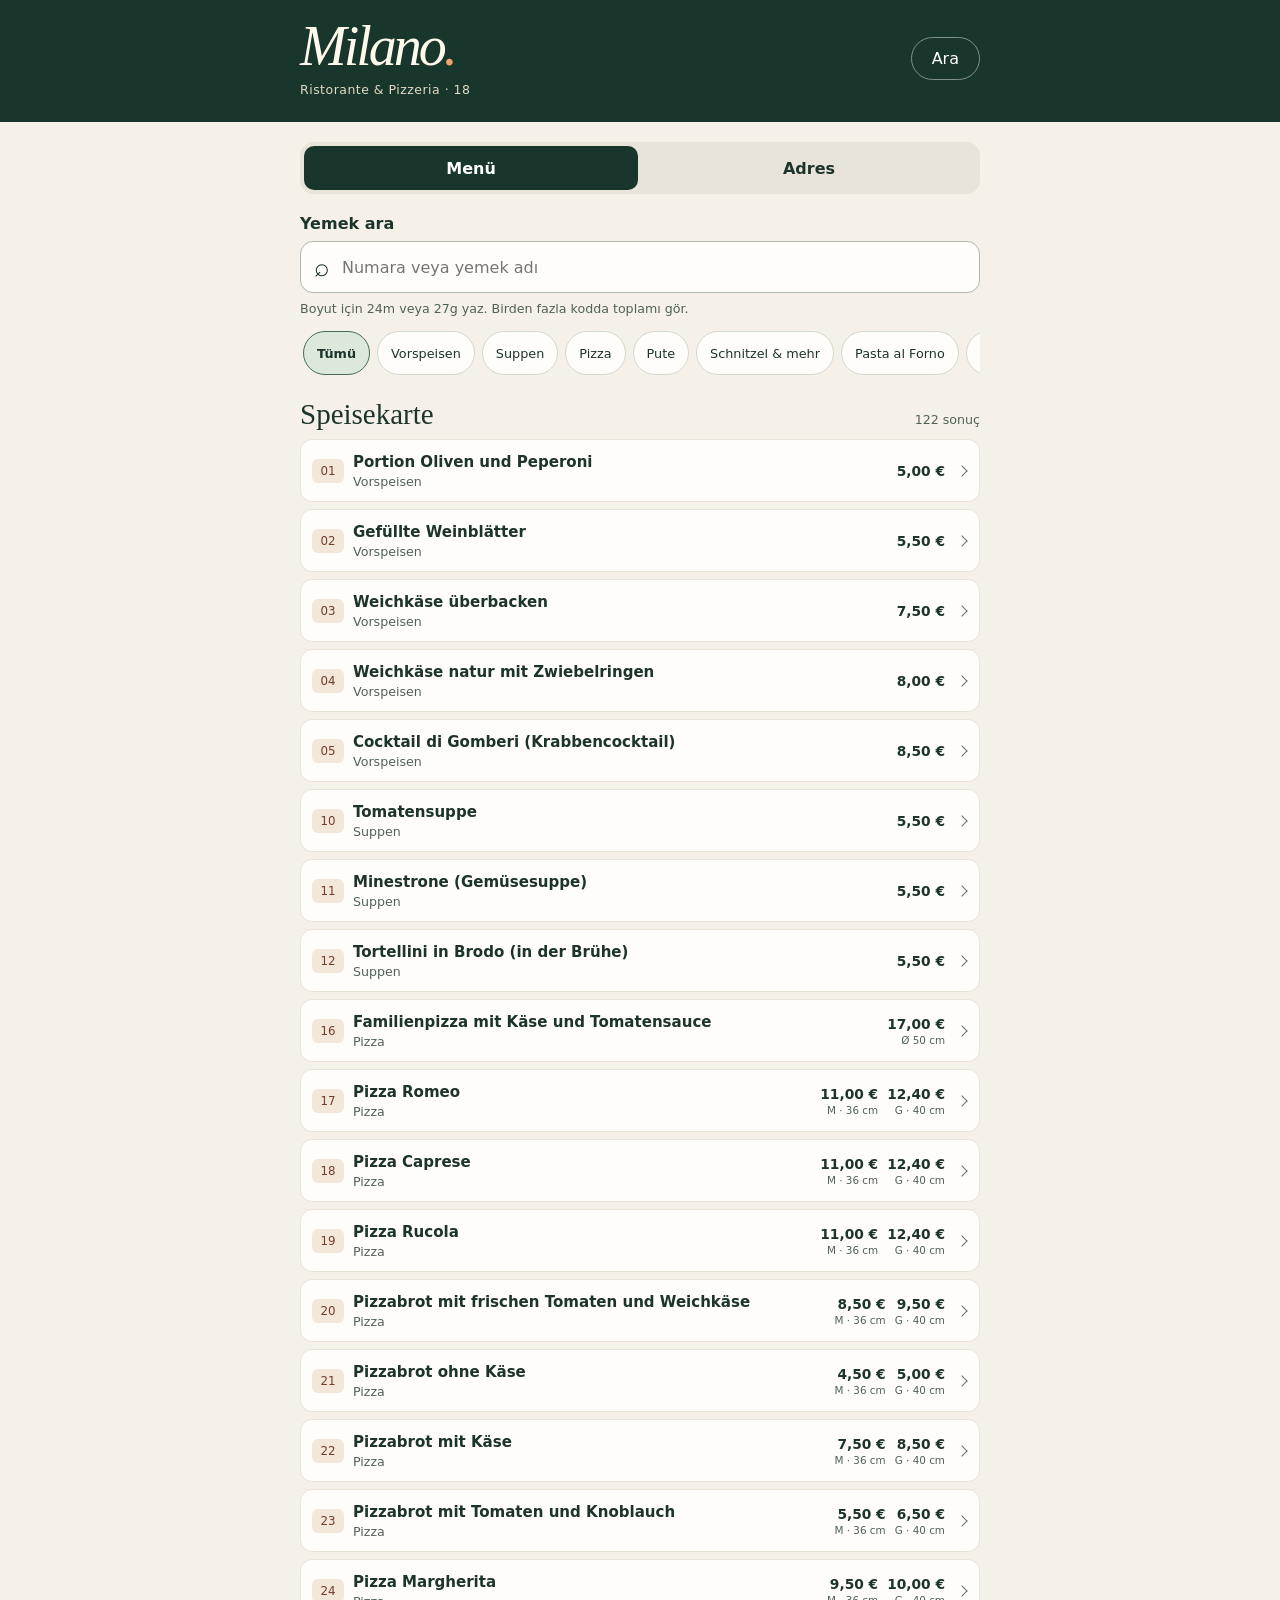
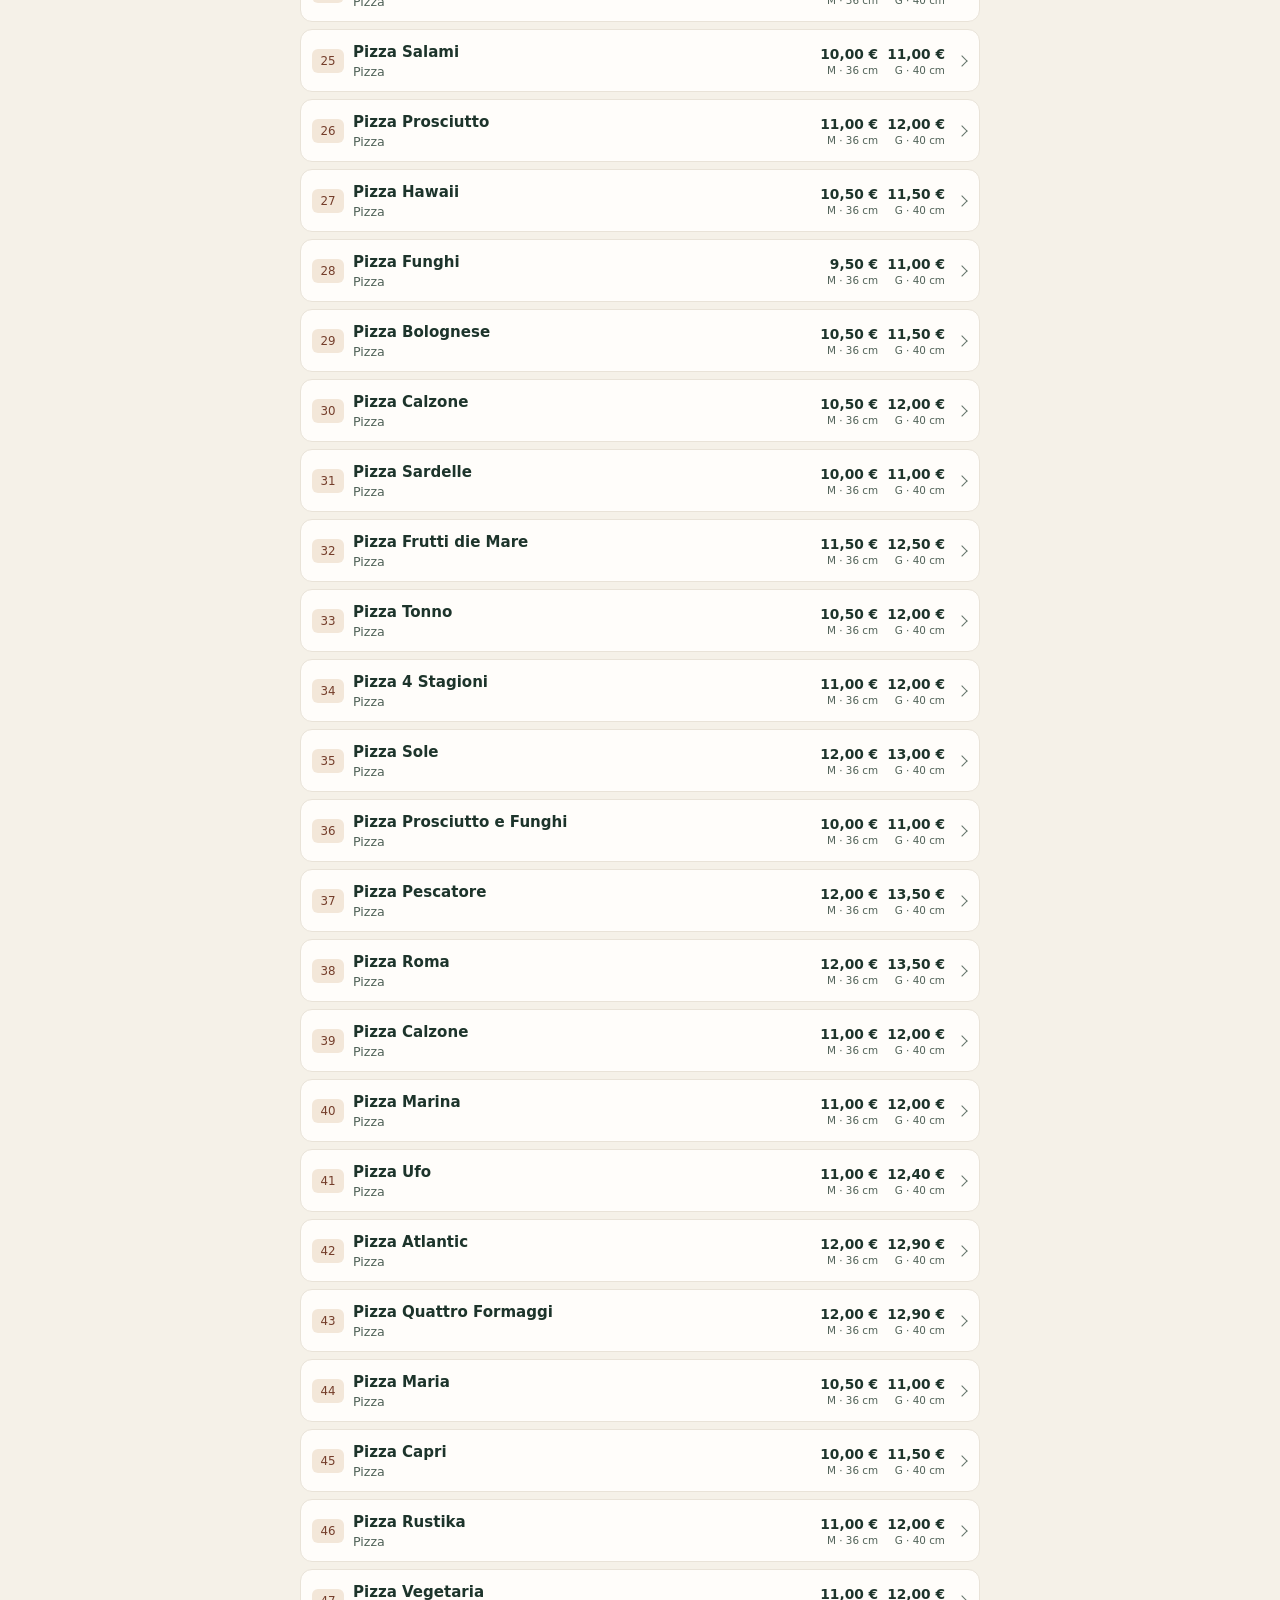
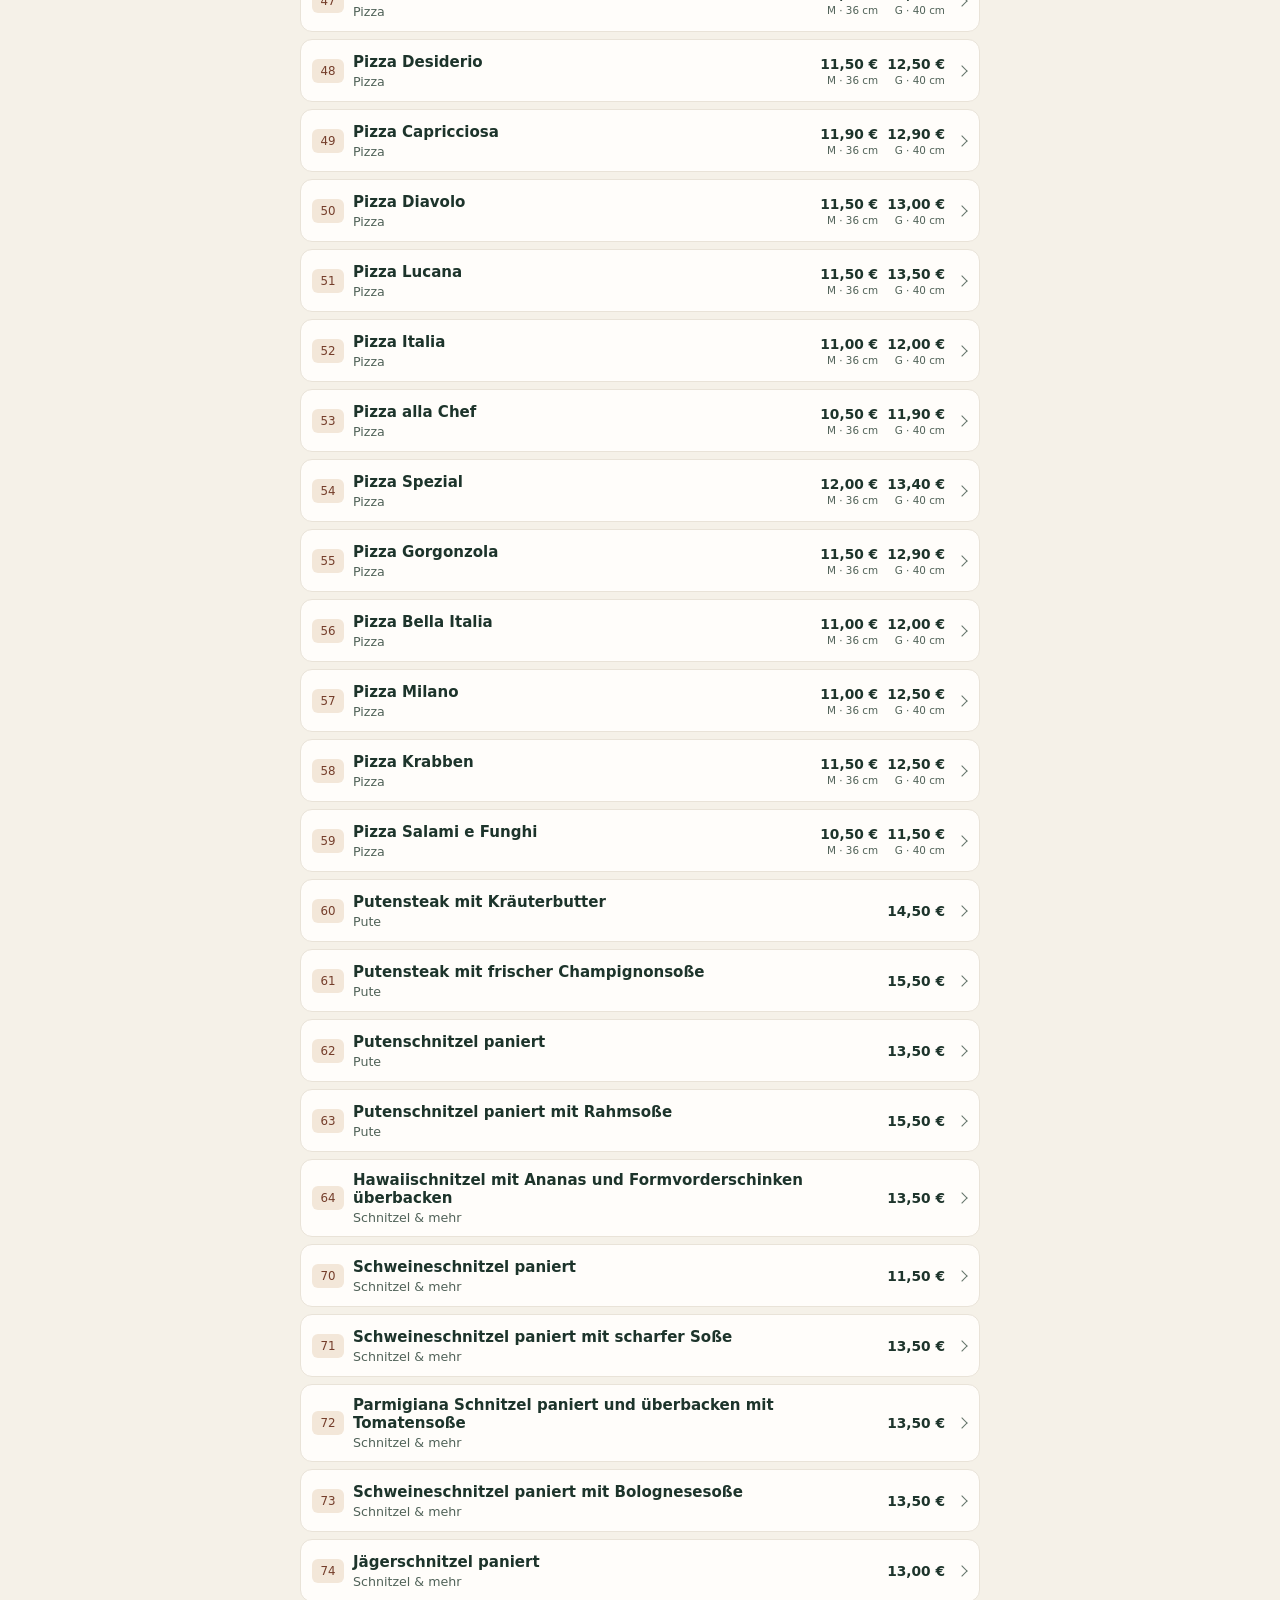
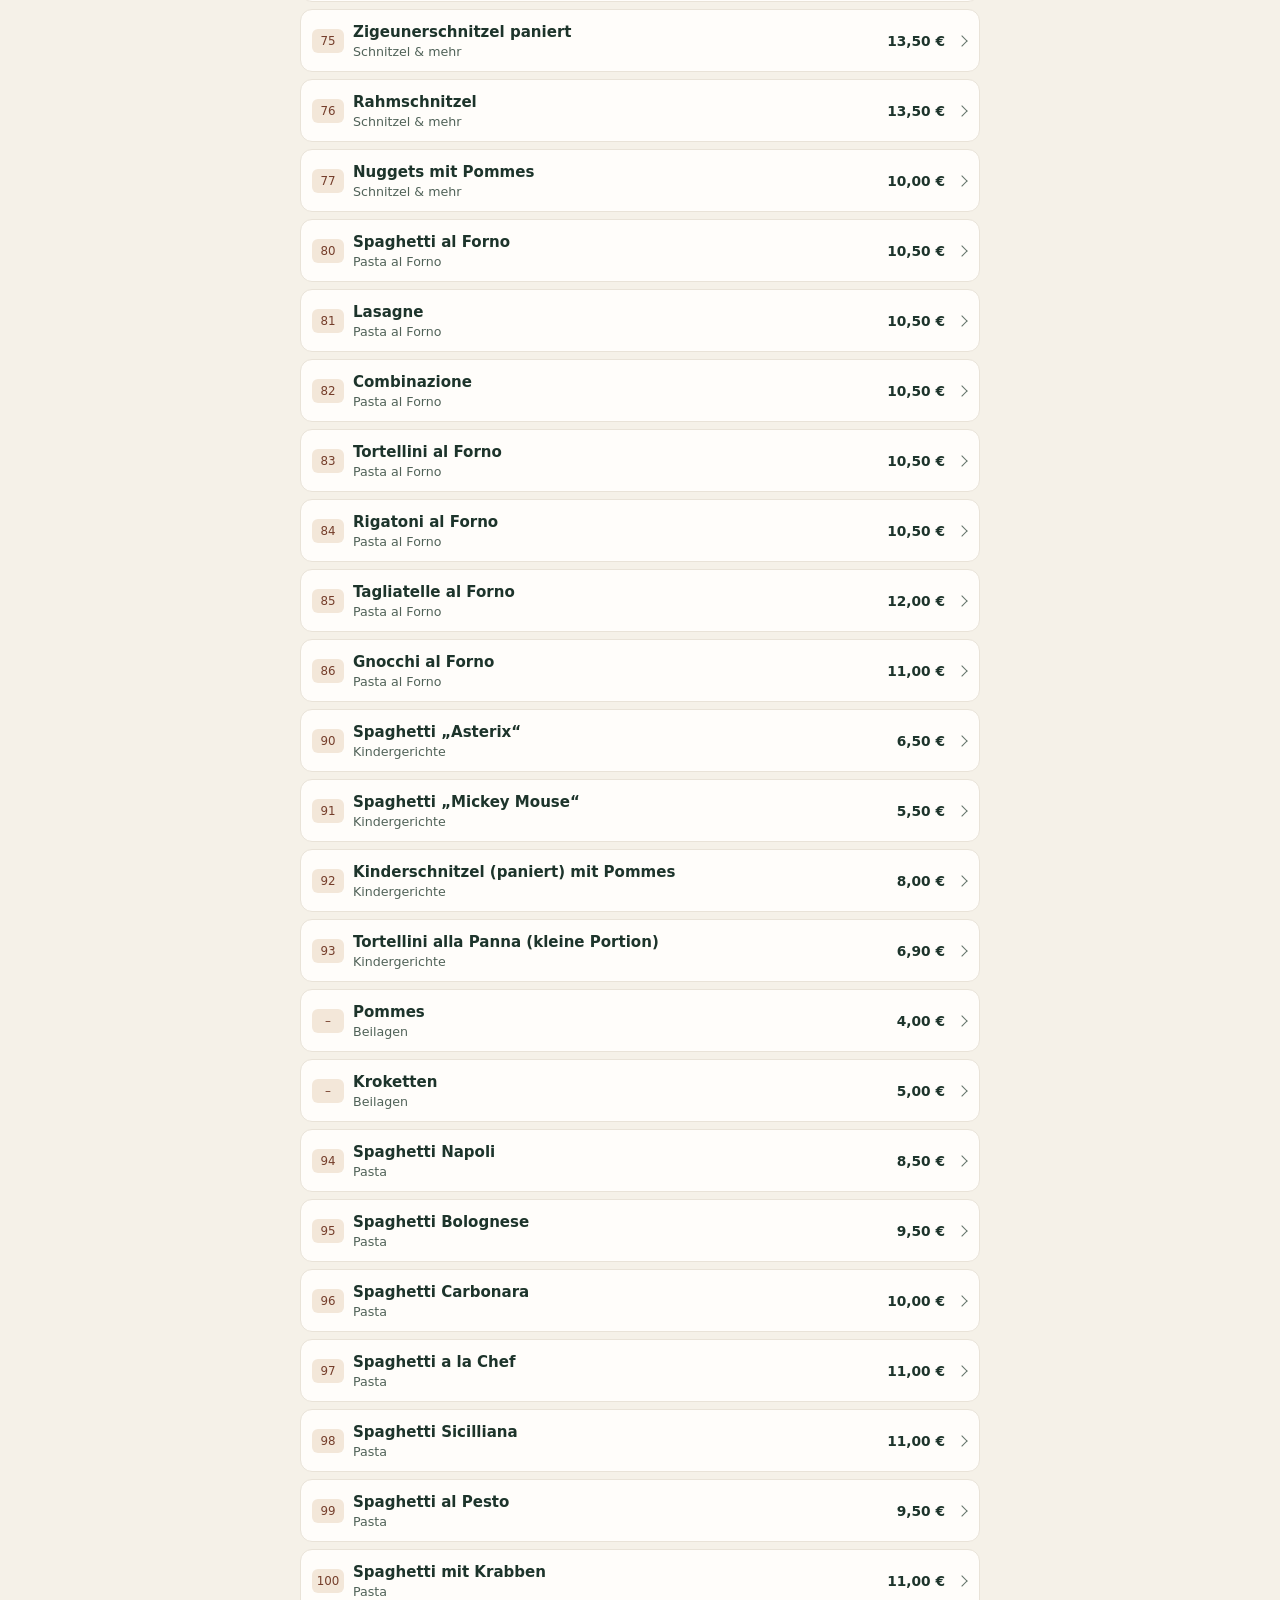
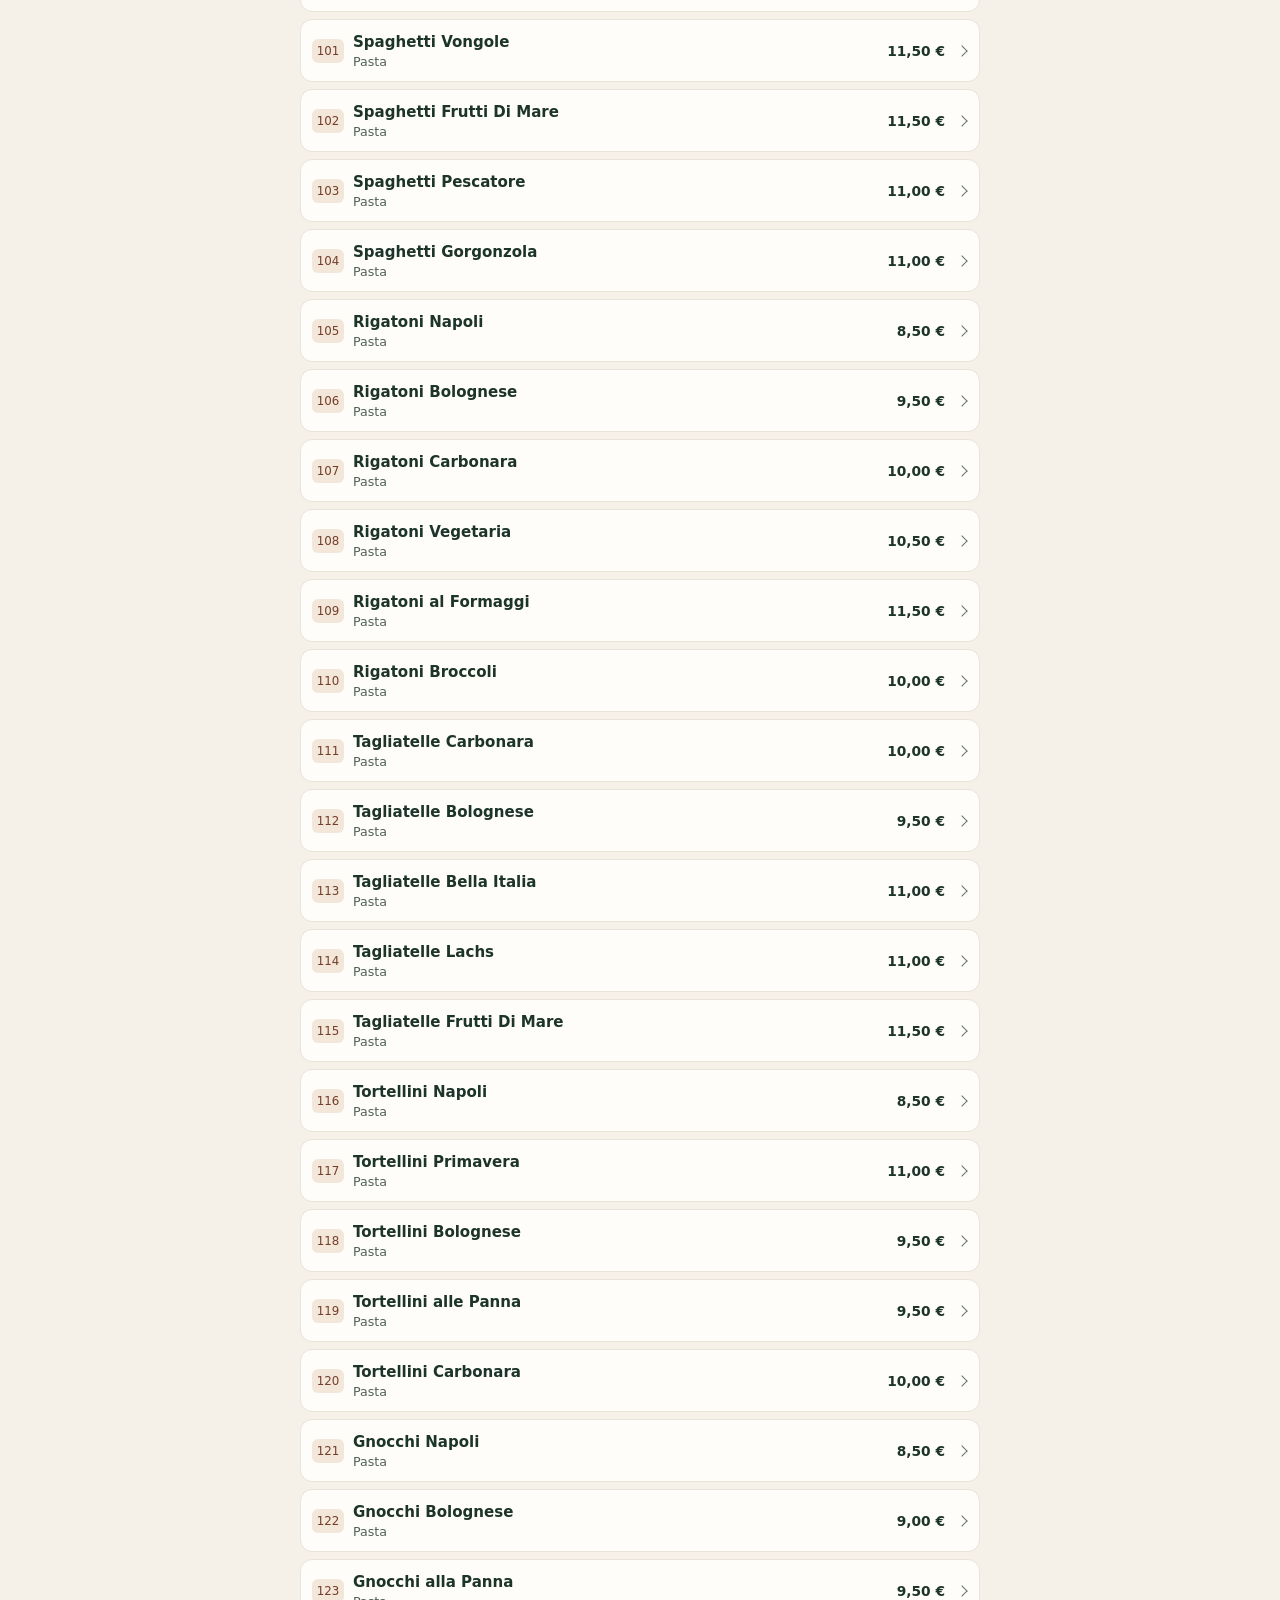
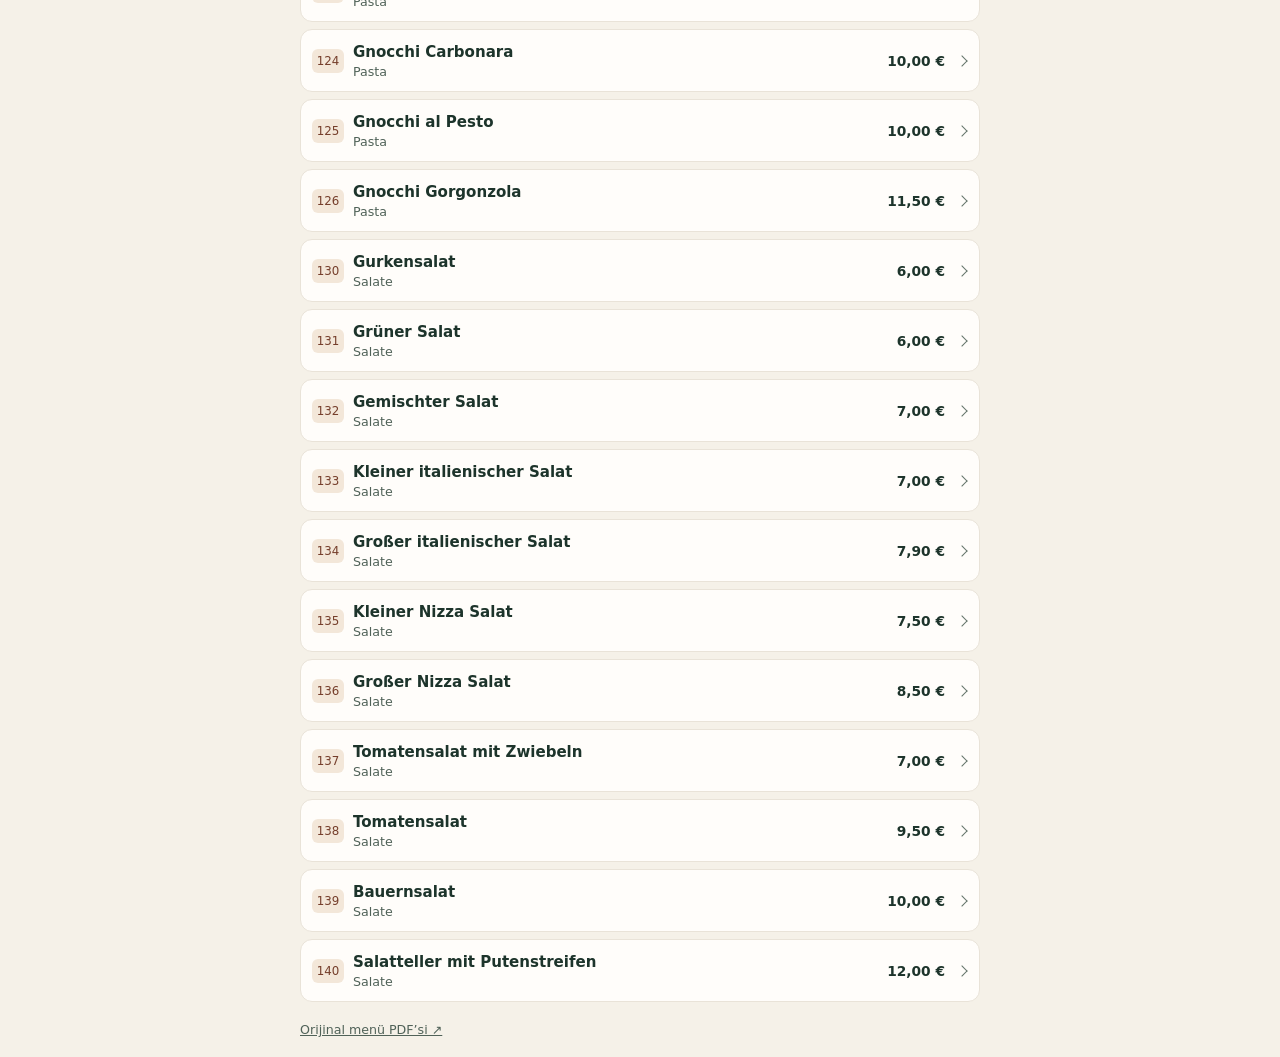
<file: index.html>
<!doctype html>
<html lang="tr">
<head>
<meta charset="utf-8">
<meta name="viewport" content="width=device-width, initial-scale=1, viewport-fit=cover">
<meta name="theme-color" content="#19362c">
<meta name="apple-mobile-web-app-capable" content="yes">
<meta name="apple-mobile-web-app-title" content="Milano">
<link rel="apple-touch-icon" href="./icon-180.png">
<link rel="icon" href="./icon-192.png">
<link rel="manifest" href="./manifest.webmanifest">
<style>
:root{font-family:system-ui,sans-serif;color:#1d342b;background:#f5f1e8;color-scheme:light}
*{box-sizing:border-box}
[hidden]{display:none!important}
body{margin:0}
header{background:#19362c;color:#fff9eb;padding-top:env(safe-area-inset-top)}
.masthead,main{max-width:720px;margin:auto;padding-left:max(20px,env(safe-area-inset-left));padding-right:max(20px,env(safe-area-inset-right))}
.masthead{display:flex;justify-content:space-between;align-items:center;padding-block:20px 25px}
.wordmark{font:italic 56px/.95 Georgia,serif;letter-spacing:-3px}
.wordmark span{color:#f2a46f}
.masthead p{margin:9px 0 0;color:#e2dbc5;font-size:.78rem;letter-spacing:.04em}
.call{border:1px solid #829287;border-radius:25px;color:white;text-decoration:none;padding:11px 20px}
.tabs{margin:20px 0;display:grid;grid-template-columns:1fr 1fr;padding:4px;background:#e9e4d9;border-radius:14px;gap:4px}
button,input{font:inherit}
button{cursor:pointer;color:inherit}
.tabs button{border:0;border-radius:10px;background:transparent;min-height:44px;font-weight:650}
.tabs [aria-selected=true]{background:#19362c;color:white}
.search-area label{display:block;font-weight:700;margin-bottom:8px}
.search{display:flex;align-items:center;gap:10px;background:#fffdfa;border:1px solid #b0b7ac;border-radius:13px;padding:0 13px}
.search span{font-size:1.6rem}
.search input{border:0;width:100%;min-width:0;min-height:50px;background:transparent;color:inherit;font-size:16px;outline:none}
.search input::-webkit-search-cancel-button{display:none;-webkit-appearance:none}
#clear-query{flex:none;width:44px;height:44px;border:0;border-radius:50%;background:transparent;font-size:26px;line-height:1;color:#506258;touch-action:manipulation;-webkit-tap-highlight-color:transparent}
#clear-query:active{background:#e8efe5}
.search:focus-within{outline:2px solid #19664b;outline-offset:2px}
:focus-visible{outline:2px solid #19664b;outline-offset:2px}
#hint,.meta,#count,footer,.size{color:#506258;font-size:.79rem}
#hint{margin:8px 0 12px}
.filters{display:flex;gap:7px;overflow:auto;padding:3px 3px 8px;scrollbar-width:thin}
.filters button{flex:none;background:#fffdfa;border:1px solid #d3d9cc;border-radius:30px;min-height:44px;padding-inline:13px;font-size:.8rem}
.filters [aria-pressed=true]{background:#dce8da;border-color:#456d56;font-weight:700}
.results-header{display:flex;align-items:baseline;justify-content:space-between;gap:10px;margin:15px 0 8px}
h1{font:normal 29px Georgia,serif;margin:0}
#results-title.address-title{font-size:24px}
#results{list-style:none;padding:0;margin:0;display:flex;flex-direction:column;gap:7px}
#results>li{flex:0 0 auto;min-width:0}
.card{display:grid;grid-template-columns:auto minmax(0,1fr) auto;align-items:center;gap:9px;background:#fffdfa;border:1px solid #e9e3d8;border-radius:12px;padding:11px;min-height:63px}
.address-card{grid-template-columns:minmax(0,1fr) auto;align-items:start}
.town-card{background:#fffdfa;border:1px solid #e9e3d8;border-radius:12px}
.town-button{display:grid;grid-template-columns:minmax(0,1fr) auto auto;align-items:center;gap:10px;width:100%;border:0;background:transparent;text-align:left;padding:11px;min-height:63px;border-radius:12px}
.town-button::after{content:"";width:8px;height:8px;border-right:2px solid #506258;border-top:2px solid #506258;transform:rotate(45deg);margin:0 5px 0 1px}
.town-button>span:nth-child(2){text-align:right;white-space:nowrap}
#town-panel{padding-top:17px}
#town-back{min-height:44px;padding:0 13px;border:1px solid #b9cbb9;border-radius:10px;background:#e8efe5;font-weight:650}
#town-title:focus{outline:none}
#town-minimum{margin-top:0}
.town-streets{list-style:none;margin:15px 0 0;padding:0 11px;background:#fffdfa;border:1px solid #e9e3d8;border-radius:12px}
.town-streets:empty{display:none}
.town-streets li{display:flex;justify-content:space-between;align-items:center;gap:8px;border-top:1px solid #e9e3d8;font-size:.88rem}
.town-streets li:first-child{border-top:0}
.maps-link{color:#234f3d;background:#e8efe5;border:1px solid #b9cbb9;border-radius:8px;font-size:.75rem;font-weight:700;display:inline-flex;align-items:center;min-height:44px;padding-inline:9px;white-space:nowrap;text-decoration:none}
.town-streets li{padding-block:4px}
.address-card .maps-link{margin-top:5px}
.number{font-size:.74rem;min-width:32px;text-align:center;padding:5px 4px;border-radius:6px;color:#753e2b;background:#f3e7d9;font-variant-numeric:tabular-nums}
.name{display:block;font-weight:660;font-size:.94rem;overflow-wrap:anywhere}
.meta{display:block;margin-top:3px}
.meta a,footer a{color:inherit}
.prices{display:flex;gap:9px;text-align:right;white-space:nowrap}
.price{font-size:.86rem;font-weight:720;display:block;font-variant-numeric:tabular-nums}
.size{font-size:.65rem;display:block;margin-top:2px}
#total{background:#dce8da;padding:11px 13px;margin:0 0 8px;border-radius:10px;font-size:.9rem}
.empty{padding:20px 8px;color:#506258}
footer{padding:20px 0 calc(20px + env(safe-area-inset-bottom))}
@media(max-width:360px){.masthead,main{padding-inline:13px}.card{gap:6px;padding-inline:8px}.prices{gap:6px}}

:root:is(.search-compact,:has(#query:focus)),:root:is(.search-compact,:has(#query:focus)) body{overflow:hidden;overscroll-behavior:none}
:root:is(.search-compact,:has(#query:focus)) header,:root:is(.search-compact,:has(#query:focus)) #main-tabs,:root:is(.search-compact,:has(#query:focus)) #filters,
:root:is(.search-compact,:has(#query:focus)) #results-panel .results-header,:root:is(.search-compact,:has(#query:focus)) #hint,
:root:is(.search-compact,:has(#query:focus)) #results-panel footer{display:none!important}
:root:is(.search-compact,:has(#query:focus)) main{position:fixed;top:var(--search-top,0px);left:0;right:0;height:var(--search-height,100dvh);padding-top:8px;padding-bottom:max(8px,env(safe-area-inset-bottom));overflow:hidden}
:root:is(.search-compact,:has(#query:focus)) #results-panel{height:100%;display:flex;flex-direction:column;min-height:0}
:root:is(.search-compact,:has(#query:focus)) .search-area{flex:none;padding:3px}
:root:is(.search-compact,:has(#query:focus)) .search-area label{position:absolute;width:1px;height:1px;padding:0;margin:-1px;overflow:hidden;clip-path:inset(50%);white-space:nowrap}
:root:is(.search-compact,:has(#query:focus)) #results{flex:1;min-height:0;overflow-y:auto;overscroll-behavior-y:contain;-webkit-overflow-scrolling:touch;align-content:start;margin-top:8px}
:root:is(.search-compact,:has(#query:focus)) #total{flex:none;margin:8px 0 0}

.menu-button{width:100%;text-align:left;grid-template-columns:auto minmax(0,1fr) auto auto;color:inherit}
.menu-button::after{content:"";width:7px;height:7px;border-top:1.5px solid #64756a;border-right:1.5px solid #64756a;transform:rotate(45deg);margin:0 2px 0 4px}
.menu-button:active{background:#edf1e6}
.food-sheet{width:calc(100% - 24px);max-width:560px;max-height:70vh;max-height:70dvh;margin:auto auto 0;padding:20px 20px max(22px,env(safe-area-inset-bottom));background:#fffdfa;color:#1d342b;border:0;border-radius:22px 22px 0 0;box-shadow:0 -8px 45px #10271c26;overflow-y:auto;overscroll-behavior:contain}
.food-sheet::backdrop{background:#10271c66}
.food-sheet-header{display:flex;align-items:flex-start;gap:12px;justify-content:space-between}
#food-title{font:normal 26px/1.25 Georgia,serif;margin:2px 0 16px;overflow-wrap:anywhere}
#food-close{flex:none;width:44px;height:44px;margin-top:-8px;margin-right:-8px;border:0;border-radius:50%;background:#e8efe5;color:#234f3d;font-size:27px}
#food-label{font-size:.8rem;font-weight:750;margin:0 0 6px;color:#506258}
#food-belag{font-size:18px;font-weight:650;line-height:1.55;margin:0 0 15px}
#food-notes{font-size:.83rem;line-height:1.5;color:#506258}
#food-prices{display:flex;gap:24px;border-top:1px solid #e3e6da;padding-top:13px}
#food-prices .price{font-size:1rem;margin-top:4px}
#food-prices .size{font-size:.75rem}
#food-pdf{display:inline-flex;align-items:center;min-height:44px;margin-top:8px;color:#506258;font-size:.8rem}

</style>
<title>Milano · Menü &amp; Adres</title>
</head>
<body>
<header>
  <div class="masthead">
    <div><div class="wordmark">Milano<span>.</span></div><p>Ristorante &amp; Pizzeria · <span id="build-version">18</span></p></div>
    <a class="call" href="tel:+4963594090491" aria-label="Milano’yu ara">Ara</a>
  </div>
</header>
<main>
  <div id="main-tabs" class="tabs" role="tablist" aria-label="Arama türü">
    <button id="menu-tab" role="tab" aria-selected="true" aria-controls="results-panel">Menü</button>
    <button id="address-tab" role="tab" aria-selected="false" aria-controls="results-panel" tabindex="-1">Adres</button>
  </div>
  <section id="results-panel" role="tabpanel" aria-labelledby="menu-tab">
    <div class="search-area">
      <label id="search-label" for="query">Yemek ara</label>
      <div class="search"><span aria-hidden="true">⌕</span><input id="query" type="search" autocomplete="off" autocapitalize="off" spellcheck="false" placeholder="Numara veya yemek adı"><button id="clear-query" type="button" aria-label="Aramayı temizle" hidden>×</button></div>
      <p id="hint">Boyut için 24m veya 27g yaz. Birden fazla kodda toplamı gör.</p>
    </div>
    <div id="filters" class="filters" aria-label="Filtreler"></div>
    <div class="results-header"><h1 id="results-title">Speisekarte</h1><span id="count" role="status"></span></div>
    <div id="total" aria-live="polite" hidden></div>
    <ul id="results"></ul>
    <footer>
      <a id="pdf-link" href="./speisekarte.pdf#page=2" target="_blank" rel="noopener">Orijinal menü PDF’si ↗</a>
      <p id="street-attribution" hidden><a href="https://geoshop.rlp.de/opendata-hk.html" target="_blank" rel="noopener">©GeoBasis-DE / LVermGeoRP (2026)</a> · <a href="https://www.govdata.de/dl-de/by-2-0" target="_blank" rel="noopener">dl-de/by-2-0</a> · Daten bearbeitet<br><a href="https://www.openplzapi.org/en/sources/" target="_blank" rel="noopener">OpenPLZ API</a> · <a href="https://www.openstreetmap.org/copyright" target="_blank" rel="noopener">© OpenStreetMap contributors · ODbL</a></p>
    </footer>
  </section>
  <section id="town-panel" aria-labelledby="town-title" hidden>
    <button id="town-back" type="button">← Teslimat yerlerine dön</button>
    <div class="results-header"><h1 id="town-title" tabindex="-1"></h1><span id="town-count" class="meta"></span></div>
    <p id="town-minimum" class="meta"></p>
    <p id="town-note" class="meta" hidden></p>
    <ul id="town-streets" class="town-streets"></ul>
    <footer><a href="https://geoshop.rlp.de/opendata-hk.html" target="_blank" rel="noopener">©GeoBasis-DE / LVermGeoRP (2026)</a> · <a href="https://www.govdata.de/dl-de/by-2-0" target="_blank" rel="noopener">dl-de/by-2-0</a> · Daten bearbeitet<br><a href="https://www.openplzapi.org/en/sources/" target="_blank" rel="noopener">OpenPLZ API</a> · <a href="https://www.openstreetmap.org/copyright" target="_blank" rel="noopener">© OpenStreetMap contributors · ODbL</a></footer>
  </section>
</main>


<dialog id="food-sheet" class="food-sheet" aria-labelledby="food-title" aria-describedby="food-belag">
  <div class="food-sheet-header">
    <h2 id="food-title"></h2>
    <button id="food-close" type="button" aria-label="Kapat" autofocus>×</button>
  </div>
  <p id="food-label"></p>
  <p id="food-belag" lang="de"></p>
  <p id="food-notes" lang="de" hidden></p>
  <div id="food-prices"></div>
  <a id="food-pdf" href="./speisekarte.pdf" target="_blank" rel="noopener">Prospekti aç ↗</a>
</dialog>
<script>
const data = {
  "menu": [
    [
      "01",
      "Portion Oliven und Peperoni",
      "Vorspeisen",
      [
        500
      ],
      2
    ],
    [
      "02",
      "Gefüllte Weinblätter",
      "Vorspeisen",
      [
        550
      ],
      2
    ],
    [
      "03",
      "Weichkäse überbacken",
      "Vorspeisen",
      [
        750
      ],
      2
    ],
    [
      "04",
      "Weichkäse natur mit Zwiebelringen",
      "Vorspeisen",
      [
        800
      ],
      2
    ],
    [
      "05",
      "Cocktail di Gomberi (Krabbencocktail)",
      "Vorspeisen",
      [
        850
      ],
      2
    ],
    [
      "10",
      "Tomatensuppe",
      "Suppen",
      [
        550
      ],
      2
    ],
    [
      "11",
      "Minestrone (Gemüsesuppe)",
      "Suppen",
      [
        550
      ],
      2
    ],
    [
      "12",
      "Tortellini in Brodo (in der Brühe)",
      "Suppen",
      [
        550
      ],
      2
    ],
    [
      "16",
      "Familienpizza mit Käse und Tomatensauce",
      "Pizza",
      [
        1700
      ],
      2
    ],
    [
      "17",
      "Pizza Romeo",
      "Pizza",
      [
        1100,
        1240
      ],
      2
    ],
    [
      "18",
      "Pizza Caprese",
      "Pizza",
      [
        1100,
        1240
      ],
      2
    ],
    [
      "19",
      "Pizza Rucola",
      "Pizza",
      [
        1100,
        1240
      ],
      2
    ],
    [
      "20",
      "Pizzabrot mit frischen Tomaten und Weichkäse",
      "Pizza",
      [
        850,
        950
      ],
      2
    ],
    [
      "21",
      "Pizzabrot ohne Käse",
      "Pizza",
      [
        450,
        500
      ],
      2
    ],
    [
      "22",
      "Pizzabrot mit Käse",
      "Pizza",
      [
        750,
        850
      ],
      2
    ],
    [
      "23",
      "Pizzabrot mit Tomaten und Knoblauch",
      "Pizza",
      [
        550,
        650
      ],
      2
    ],
    [
      "24",
      "Pizza Margherita",
      "Pizza",
      [
        950,
        1000
      ],
      2
    ],
    [
      "25",
      "Pizza Salami",
      "Pizza",
      [
        1000,
        1100
      ],
      2
    ],
    [
      "26",
      "Pizza Prosciutto",
      "Pizza",
      [
        1100,
        1200
      ],
      2
    ],
    [
      "27",
      "Pizza Hawaii",
      "Pizza",
      [
        1050,
        1150
      ],
      2
    ],
    [
      "28",
      "Pizza Funghi",
      "Pizza",
      [
        950,
        1100
      ],
      3
    ],
    [
      "29",
      "Pizza Bolognese",
      "Pizza",
      [
        1050,
        1150
      ],
      3
    ],
    [
      "30",
      "Pizza Calzone",
      "Pizza",
      [
        1050,
        1200
      ],
      3
    ],
    [
      "31",
      "Pizza Sardelle",
      "Pizza",
      [
        1000,
        1100
      ],
      3
    ],
    [
      "32",
      "Pizza Frutti die Mare",
      "Pizza",
      [
        1150,
        1250
      ],
      3
    ],
    [
      "33",
      "Pizza Tonno",
      "Pizza",
      [
        1050,
        1200
      ],
      3
    ],
    [
      "34",
      "Pizza 4 Stagioni",
      "Pizza",
      [
        1100,
        1200
      ],
      3
    ],
    [
      "35",
      "Pizza Sole",
      "Pizza",
      [
        1200,
        1300
      ],
      3
    ],
    [
      "36",
      "Pizza Prosciutto e Funghi",
      "Pizza",
      [
        1000,
        1100
      ],
      3
    ],
    [
      "37",
      "Pizza Pescatore",
      "Pizza",
      [
        1200,
        1350
      ],
      3
    ],
    [
      "38",
      "Pizza Roma",
      "Pizza",
      [
        1200,
        1350
      ],
      3
    ],
    [
      "39",
      "Pizza Calzone",
      "Pizza",
      [
        1100,
        1200
      ],
      3
    ],
    [
      "40",
      "Pizza Marina",
      "Pizza",
      [
        1100,
        1200
      ],
      3
    ],
    [
      "41",
      "Pizza Ufo",
      "Pizza",
      [
        1100,
        1240
      ],
      3
    ],
    [
      "42",
      "Pizza Atlantic",
      "Pizza",
      [
        1200,
        1290
      ],
      3
    ],
    [
      "43",
      "Pizza Quattro Formaggi",
      "Pizza",
      [
        1200,
        1290
      ],
      3
    ],
    [
      "44",
      "Pizza Maria",
      "Pizza",
      [
        1050,
        1100
      ],
      3
    ],
    [
      "45",
      "Pizza Capri",
      "Pizza",
      [
        1000,
        1150
      ],
      4
    ],
    [
      "46",
      "Pizza Rustika",
      "Pizza",
      [
        1100,
        1200
      ],
      4
    ],
    [
      "47",
      "Pizza Vegetaria",
      "Pizza",
      [
        1100,
        1200
      ],
      4
    ],
    [
      "48",
      "Pizza Desiderio",
      "Pizza",
      [
        1150,
        1250
      ],
      4
    ],
    [
      "49",
      "Pizza Capricciosa",
      "Pizza",
      [
        1190,
        1290
      ],
      4
    ],
    [
      "50",
      "Pizza Diavolo",
      "Pizza",
      [
        1150,
        1300
      ],
      4
    ],
    [
      "51",
      "Pizza Lucana",
      "Pizza",
      [
        1150,
        1350
      ],
      4
    ],
    [
      "52",
      "Pizza Italia",
      "Pizza",
      [
        1100,
        1200
      ],
      4
    ],
    [
      "53",
      "Pizza alla Chef",
      "Pizza",
      [
        1050,
        1190
      ],
      4
    ],
    [
      "54",
      "Pizza Spezial",
      "Pizza",
      [
        1200,
        1340
      ],
      4
    ],
    [
      "55",
      "Pizza Gorgonzola",
      "Pizza",
      [
        1150,
        1290
      ],
      4
    ],
    [
      "56",
      "Pizza Bella Italia",
      "Pizza",
      [
        1100,
        1200
      ],
      4
    ],
    [
      "57",
      "Pizza Milano",
      "Pizza",
      [
        1100,
        1250
      ],
      4
    ],
    [
      "58",
      "Pizza Krabben",
      "Pizza",
      [
        1150,
        1250
      ],
      4
    ],
    [
      "59",
      "Pizza Salami e Funghi",
      "Pizza",
      [
        1050,
        1150
      ],
      4
    ],
    [
      "60",
      "Putensteak mit Kräuterbutter",
      "Pute",
      [
        1450
      ],
      5
    ],
    [
      "61",
      "Putensteak mit frischer Champignonsoße",
      "Pute",
      [
        1550
      ],
      5
    ],
    [
      "62",
      "Putenschnitzel paniert",
      "Pute",
      [
        1350
      ],
      5
    ],
    [
      "63",
      "Putenschnitzel paniert mit Rahmsoße",
      "Pute",
      [
        1550
      ],
      5
    ],
    [
      "64",
      "Hawaiischnitzel mit Ananas und Formvorderschinken überbacken",
      "Schnitzel & mehr",
      [
        1350
      ],
      5
    ],
    [
      "70",
      "Schweineschnitzel paniert",
      "Schnitzel & mehr",
      [
        1150
      ],
      5
    ],
    [
      "71",
      "Schweineschnitzel paniert mit scharfer Soße",
      "Schnitzel & mehr",
      [
        1350
      ],
      5
    ],
    [
      "72",
      "Parmigiana Schnitzel paniert und überbacken mit Tomatensoße",
      "Schnitzel & mehr",
      [
        1350
      ],
      5
    ],
    [
      "73",
      "Schweineschnitzel paniert mit Bolognesesoße",
      "Schnitzel & mehr",
      [
        1350
      ],
      5
    ],
    [
      "74",
      "Jägerschnitzel paniert",
      "Schnitzel & mehr",
      [
        1300
      ],
      5
    ],
    [
      "75",
      "Zigeunerschnitzel paniert",
      "Schnitzel & mehr",
      [
        1350
      ],
      5
    ],
    [
      "76",
      "Rahmschnitzel",
      "Schnitzel & mehr",
      [
        1350
      ],
      5
    ],
    [
      "77",
      "Nuggets mit Pommes",
      "Schnitzel & mehr",
      [
        1000
      ],
      5
    ],
    [
      "80",
      "Spaghetti al Forno",
      "Pasta al Forno",
      [
        1050
      ],
      5
    ],
    [
      "81",
      "Lasagne",
      "Pasta al Forno",
      [
        1050
      ],
      5
    ],
    [
      "82",
      "Combinazione",
      "Pasta al Forno",
      [
        1050
      ],
      5
    ],
    [
      "83",
      "Tortellini al Forno",
      "Pasta al Forno",
      [
        1050
      ],
      5
    ],
    [
      "84",
      "Rigatoni al Forno",
      "Pasta al Forno",
      [
        1050
      ],
      5
    ],
    [
      "85",
      "Tagliatelle al Forno",
      "Pasta al Forno",
      [
        1200
      ],
      5
    ],
    [
      "86",
      "Gnocchi al Forno",
      "Pasta al Forno",
      [
        1100
      ],
      5
    ],
    [
      "90",
      "Spaghetti „Asterix“",
      "Kindergerichte",
      [
        650
      ],
      6
    ],
    [
      "91",
      "Spaghetti „Mickey Mouse“",
      "Kindergerichte",
      [
        550
      ],
      6
    ],
    [
      "92",
      "Kinderschnitzel (paniert) mit Pommes",
      "Kindergerichte",
      [
        800
      ],
      6
    ],
    [
      "93",
      "Tortellini alla Panna (kleine Portion)",
      "Kindergerichte",
      [
        690
      ],
      6
    ],
    [
      null,
      "Pommes",
      "Beilagen",
      [
        400
      ],
      6
    ],
    [
      null,
      "Kroketten",
      "Beilagen",
      [
        500
      ],
      6
    ],
    [
      "94",
      "Spaghetti Napoli",
      "Pasta",
      [
        850
      ],
      6
    ],
    [
      "95",
      "Spaghetti Bolognese",
      "Pasta",
      [
        950
      ],
      6
    ],
    [
      "96",
      "Spaghetti Carbonara",
      "Pasta",
      [
        1000
      ],
      6
    ],
    [
      "97",
      "Spaghetti a la Chef",
      "Pasta",
      [
        1100
      ],
      6
    ],
    [
      "98",
      "Spaghetti Sicilliana",
      "Pasta",
      [
        1100
      ],
      6
    ],
    [
      "99",
      "Spaghetti al Pesto",
      "Pasta",
      [
        950
      ],
      6
    ],
    [
      "100",
      "Spaghetti mit Krabben",
      "Pasta",
      [
        1100
      ],
      6
    ],
    [
      "101",
      "Spaghetti Vongole",
      "Pasta",
      [
        1150
      ],
      6
    ],
    [
      "102",
      "Spaghetti Frutti Di Mare",
      "Pasta",
      [
        1150
      ],
      6
    ],
    [
      "103",
      "Spaghetti Pescatore",
      "Pasta",
      [
        1100
      ],
      6
    ],
    [
      "104",
      "Spaghetti Gorgonzola",
      "Pasta",
      [
        1100
      ],
      6
    ],
    [
      "105",
      "Rigatoni Napoli",
      "Pasta",
      [
        850
      ],
      6
    ],
    [
      "106",
      "Rigatoni Bolognese",
      "Pasta",
      [
        950
      ],
      6
    ],
    [
      "107",
      "Rigatoni Carbonara",
      "Pasta",
      [
        1000
      ],
      6
    ],
    [
      "108",
      "Rigatoni Vegetaria",
      "Pasta",
      [
        1050
      ],
      6
    ],
    [
      "109",
      "Rigatoni al Formaggi",
      "Pasta",
      [
        1150
      ],
      6
    ],
    [
      "110",
      "Rigatoni Broccoli",
      "Pasta",
      [
        1000
      ],
      6
    ],
    [
      "111",
      "Tagliatelle Carbonara",
      "Pasta",
      [
        1000
      ],
      6
    ],
    [
      "112",
      "Tagliatelle Bolognese",
      "Pasta",
      [
        950
      ],
      6
    ],
    [
      "113",
      "Tagliatelle Bella Italia",
      "Pasta",
      [
        1100
      ],
      6
    ],
    [
      "114",
      "Tagliatelle Lachs",
      "Pasta",
      [
        1100
      ],
      6
    ],
    [
      "115",
      "Tagliatelle Frutti Di Mare",
      "Pasta",
      [
        1150
      ],
      6
    ],
    [
      "116",
      "Tortellini Napoli",
      "Pasta",
      [
        850
      ],
      6
    ],
    [
      "117",
      "Tortellini Primavera",
      "Pasta",
      [
        1100
      ],
      6
    ],
    [
      "118",
      "Tortellini Bolognese",
      "Pasta",
      [
        950
      ],
      6
    ],
    [
      "119",
      "Tortellini alle Panna",
      "Pasta",
      [
        950
      ],
      6
    ],
    [
      "120",
      "Tortellini Carbonara",
      "Pasta",
      [
        1000
      ],
      6
    ],
    [
      "121",
      "Gnocchi Napoli",
      "Pasta",
      [
        850
      ],
      7
    ],
    [
      "122",
      "Gnocchi Bolognese",
      "Pasta",
      [
        900
      ],
      7
    ],
    [
      "123",
      "Gnocchi alla Panna",
      "Pasta",
      [
        950
      ],
      7
    ],
    [
      "124",
      "Gnocchi Carbonara",
      "Pasta",
      [
        1000
      ],
      7
    ],
    [
      "125",
      "Gnocchi al Pesto",
      "Pasta",
      [
        1000
      ],
      7
    ],
    [
      "126",
      "Gnocchi Gorgonzola",
      "Pasta",
      [
        1150
      ],
      7
    ],
    [
      "130",
      "Gurkensalat",
      "Salate",
      [
        600
      ],
      7
    ],
    [
      "131",
      "Grüner Salat",
      "Salate",
      [
        600
      ],
      7
    ],
    [
      "132",
      "Gemischter Salat",
      "Salate",
      [
        700
      ],
      7
    ],
    [
      "133",
      "Kleiner italienischer Salat",
      "Salate",
      [
        700
      ],
      7
    ],
    [
      "134",
      "Großer italienischer Salat",
      "Salate",
      [
        790
      ],
      7
    ],
    [
      "135",
      "Kleiner Nizza Salat",
      "Salate",
      [
        750
      ],
      7
    ],
    [
      "136",
      "Großer Nizza Salat",
      "Salate",
      [
        850
      ],
      7
    ],
    [
      "137",
      "Tomatensalat mit Zwiebeln",
      "Salate",
      [
        700
      ],
      7
    ],
    [
      "138",
      "Tomatensalat",
      "Salate",
      [
        950
      ],
      7
    ],
    [
      "139",
      "Bauernsalat",
      "Salate",
      [
        1000
      ],
      7
    ],
    [
      "140",
      "Salatteller mit Putenstreifen",
      "Salate",
      [
        1200
      ],
      7
    ]
  ],
  "towns": {
    "Asselheim": 12,
    "Grünstadt": 12,
    "Sausenheim": 12,
    "Quirnheim": 17,
    "Kindenheim": 17,
    "Bockenheim": 17,
    "Ebertsheim": 17,
    "Mertesheim": 17,
    "Albsheim": 17,
    "Colgenstein": 17,
    "Obrigheim": 17,
    "Heidesheim": 17,
    "Obersülzen": 17,
    "Tiefenthal": 17,
    "Dirmstein": 17,
    "Neuleiningen": 17,
    "Laumersheim": 17,
    "Kirchheim": 17,
    "Kleinkarlbach": 17,
    "Dackenheim": 17,
    "Großkarlbach": 17,
    "Bobenheim": 17,
    "Herxheim": 17,
    "Weisenheim am Berg": 17,
    "Monsheim": 22,
    "Boßweiler": 22,
    "Eisenberg": 22,
    "Offstein": 22,
    "Hohensülzen": 22,
    "Hettenleidelheim": 22,
    "Gerolsheim": 22,
    "Heuchelheim": 22,
    "Altleiningen": 22,
    "Freinsheim": 22,
    "Flörsheim-Dalsheim": 27,
    "Biedesheim": 27,
    "Lautersheim": 27,
    "Kerzenheim": 27,
    "Steinborn": 27,
    "Ramsen": 27,
    "Wattenheim": 27,
    "Carlsberg": 27,
    "Weisenheim am Sand": 27,
    "Kallstadt": 27,
    "Leistadt": 27
  },
  "streets": [
    [
      "Ebertsheimer Weg",
      "Grünstadt",
      "https://www.gruenstadt.de/unsere-stadt/bauen-planen-wohnen/bebauungsplaene/laufende-verfahren/bebauungsplan-am-bergel-abschnitt-1/bebauungsplan-planzeichnung-08-2025.pdf?cid=itm"
    ],
    [
      "Gerbergasse",
      "Asselheim",
      "https://www.gruenstadt.de/unsere-stadt/bauen-planen-wohnen/bebauungsplaene/asselheim/"
    ],
    [
      "Am Graben",
      "Asselheim"
    ],
    [
      "Am Kreuz",
      "Asselheim"
    ],
    [
      "Amselweg",
      "Asselheim"
    ],
    [
      "Auf dem Leimen",
      "Asselheim"
    ],
    [
      "Auf der Setz",
      "Asselheim"
    ],
    [
      "Bacchusweg",
      "Asselheim"
    ],
    [
      "Battenbühlstraße",
      "Asselheim"
    ],
    [
      "Burgunderstraße",
      "Asselheim"
    ],
    [
      "Dornfelderstraße",
      "Asselheim"
    ],
    [
      "Drosselweg",
      "Asselheim"
    ],
    [
      "Eistalstraße",
      "Asselheim"
    ],
    [
      "Fasanenweg",
      "Asselheim"
    ],
    [
      "Grünstadter Straße",
      "Asselheim"
    ],
    [
      "Holzweg",
      "Asselheim"
    ],
    [
      "Im Auweg",
      "Asselheim"
    ],
    [
      "Kappelstraße",
      "Asselheim"
    ],
    [
      "Kernerstraße",
      "Asselheim"
    ],
    [
      "Langgasse",
      "Asselheim"
    ],
    [
      "Lerchenweg",
      "Asselheim"
    ],
    [
      "Meisenweg",
      "Asselheim"
    ],
    [
      "Neumühle",
      "Asselheim"
    ],
    [
      "Ostergasse",
      "Asselheim"
    ],
    [
      "Pfarrer-Bauer-Straße",
      "Asselheim"
    ],
    [
      "Portugieserweg",
      "Asselheim"
    ],
    [
      "Rieslingstraße",
      "Asselheim"
    ],
    [
      "Schloßstraße",
      "Asselheim"
    ],
    [
      "Schwalbenweg",
      "Asselheim"
    ],
    [
      "Silvanerstraße",
      "Asselheim"
    ],
    [
      "Starenweg",
      "Asselheim"
    ],
    [
      "Traminerweg",
      "Asselheim"
    ],
    [
      "Uhlandstraße",
      "Asselheim"
    ],
    [
      "Weinstraße",
      "Asselheim"
    ],
    [
      "Wormser Straße",
      "Asselheim"
    ],
    [
      "Ziegelhütte",
      "Asselheim"
    ],
    [
      "Adam-Opel-Straße",
      "Grünstadt"
    ],
    [
      "Albert-Schweitzer-Straße",
      "Grünstadt"
    ],
    [
      "Albsheimer Weg",
      "Grünstadt"
    ],
    [
      "Am Bahndamm",
      "Grünstadt"
    ],
    [
      "Am Bergel",
      "Grünstadt"
    ],
    [
      "Am Bildstock",
      "Grünstadt"
    ],
    [
      "Am Herrengang",
      "Grünstadt"
    ],
    [
      "Am Mertesheimer Weg",
      "Grünstadt"
    ],
    [
      "Am Neutor",
      "Grünstadt"
    ],
    [
      "Am Schmittengraben",
      "Grünstadt"
    ],
    [
      "Am Stadtgraben",
      "Grünstadt"
    ],
    [
      "Am Wehrhaus",
      "Grünstadt"
    ],
    [
      "Asselheimer Straße",
      "Grünstadt"
    ],
    [
      "Auf dem Leimen",
      "Grünstadt"
    ],
    [
      "Auf der Halde",
      "Grünstadt"
    ],
    [
      "Auf der Wart",
      "Grünstadt"
    ],
    [
      "Bahnhofstraße",
      "Grünstadt"
    ],
    [
      "Balthasar-Barban-Straße",
      "Grünstadt"
    ],
    [
      "Beethovenstraße",
      "Grünstadt"
    ],
    [
      "Beim Bergtor",
      "Grünstadt"
    ],
    [
      "Beim Hochgericht",
      "Grünstadt"
    ],
    [
      "Benzstraße",
      "Grünstadt"
    ],
    [
      "Berggasse",
      "Grünstadt"
    ],
    [
      "Berliner Straße",
      "Grünstadt"
    ],
    [
      "Bingerlochgasse",
      "Grünstadt"
    ],
    [
      "Bitzenstraße",
      "Grünstadt"
    ],
    [
      "Bleichgraben",
      "Grünstadt"
    ],
    [
      "Bordolloring",
      "Grünstadt"
    ],
    [
      "Brennofenpfad",
      "Grünstadt"
    ],
    [
      "Brucknerstraße",
      "Grünstadt"
    ],
    [
      "Brückenstraße",
      "Grünstadt"
    ],
    [
      "Bückelhaube",
      "Grünstadt"
    ],
    [
      "Carl-Zeiss-Straße",
      "Grünstadt"
    ],
    [
      "Colgensteiner Weg",
      "Grünstadt"
    ],
    [
      "Daimlerstraße",
      "Grünstadt"
    ],
    [
      "Dieselstraße",
      "Grünstadt"
    ],
    [
      "Dr.Hans-Böckler-Straße",
      "Grünstadt"
    ],
    [
      "Eingasse",
      "Grünstadt"
    ],
    [
      "Ernst-Reuter-Straße",
      "Grünstadt"
    ],
    [
      "Ferdinand-Porsche-Straße",
      "Grünstadt"
    ],
    [
      "Freundchenstraße",
      "Grünstadt"
    ],
    [
      "Friedhofstraße",
      "Grünstadt"
    ],
    [
      "Friedrich-Ebert-Straße",
      "Grünstadt"
    ],
    [
      "Friedrich-Pützer-Ring",
      "Grünstadt"
    ],
    [
      "Gebrüder-Grimm-Straße",
      "Grünstadt"
    ],
    [
      "Goethestraße",
      "Grünstadt"
    ],
    [
      "Gutenbergstraße",
      "Grünstadt"
    ],
    [
      "Hauptstraße",
      "Grünstadt"
    ],
    [
      "Haydnstraße",
      "Grünstadt"
    ],
    [
      "Heinestraße",
      "Grünstadt"
    ],
    [
      "Heinrich-Becker-Straße",
      "Grünstadt"
    ],
    [
      "Heinrich-Büssing-Straße",
      "Grünstadt"
    ],
    [
      "Heinrich-Prott-Straße",
      "Grünstadt"
    ],
    [
      "Im Freundchen",
      "Grünstadt"
    ],
    [
      "Im Zaunrücken",
      "Grünstadt"
    ],
    [
      "In der Haarschnur",
      "Grünstadt"
    ],
    [
      "In der Röth",
      "Grünstadt"
    ],
    [
      "In der Schleit",
      "Grünstadt"
    ],
    [
      "Industriestraße",
      "Grünstadt"
    ],
    [
      "Jahnstraße",
      "Grünstadt"
    ],
    [
      "Jakobstraße",
      "Grünstadt"
    ],
    [
      "Johann-Sebastian-Bach-Straße",
      "Grünstadt"
    ],
    [
      "Karl-Henschel-Straße",
      "Grünstadt"
    ],
    [
      "Karl-Walter-Straße",
      "Grünstadt"
    ],
    [
      "Kellergasse",
      "Grünstadt"
    ],
    [
      "Kirchheimer Straße",
      "Grünstadt"
    ],
    [
      "Kläranlage",
      "Grünstadt"
    ],
    [
      "Kolpingstraße",
      "Grünstadt"
    ],
    [
      "Kreuzerweg",
      "Grünstadt"
    ],
    [
      "Königsberger Straße",
      "Grünstadt"
    ],
    [
      "Lateinschulgasse",
      "Grünstadt"
    ],
    [
      "Lessingstraße",
      "Grünstadt"
    ],
    [
      "Lise-Meitner-Straße",
      "Grünstadt"
    ],
    [
      "Lisztstraße",
      "Grünstadt"
    ],
    [
      "Ludwig-Maier-Straße",
      "Grünstadt"
    ],
    [
      "Luitpoldplatz",
      "Grünstadt"
    ],
    [
      "Lämmergasse",
      "Grünstadt"
    ],
    [
      "Max-Planck-Straße",
      "Grünstadt"
    ],
    [
      "Maybachstraße",
      "Grünstadt"
    ],
    [
      "Michael-Mappes-Straße",
      "Grünstadt"
    ],
    [
      "Mozartstraße",
      "Grünstadt"
    ],
    [
      "Mörikestraße",
      "Grünstadt"
    ],
    [
      "Neugasse",
      "Grünstadt"
    ],
    [
      "Nordring",
      "Grünstadt"
    ],
    [
      "Oberer Bergelweg",
      "Grünstadt"
    ],
    [
      "Obergasse",
      "Grünstadt"
    ],
    [
      "Obersülzer Straße",
      "Grünstadt"
    ],
    [
      "Ochsengasse",
      "Grünstadt"
    ],
    [
      "Otto-Fliesen-Straße",
      "Grünstadt"
    ],
    [
      "Parkweg",
      "Grünstadt"
    ],
    [
      "Peter-Heisel-Weg",
      "Grünstadt"
    ],
    [
      "Pfad am Brennofen",
      "Grünstadt"
    ],
    [
      "Pfortmüllerstraße",
      "Grünstadt"
    ],
    [
      "Philipp-Kranz-Straße",
      "Grünstadt"
    ],
    [
      "Philipp-Rüttger-Straße",
      "Grünstadt"
    ],
    [
      "Poststraße",
      "Grünstadt"
    ],
    [
      "Richard-Wagner-Straße",
      "Grünstadt"
    ],
    [
      "Ringgasse",
      "Grünstadt"
    ],
    [
      "Robert-Bosch-Straße",
      "Grünstadt"
    ],
    [
      "Rosenweg",
      "Grünstadt",
      "https://www.gruenstadt.de/rathaus-politik/politik/wahlen/stimmbezirke/"
    ],
    [
      "Saarlandstraße",
      "Grünstadt"
    ],
    [
      "Sausenheimer Straße",
      "Grünstadt"
    ],
    [
      "Schillerplatz",
      "Grünstadt"
    ],
    [
      "Schillerstraße",
      "Grünstadt"
    ],
    [
      "Schlachthofstraße",
      "Grünstadt"
    ],
    [
      "Schlesingerstraße",
      "Grünstadt"
    ],
    [
      "Schubertstraße",
      "Grünstadt"
    ],
    [
      "Schumannstraße",
      "Grünstadt"
    ],
    [
      "Seekatzstraße",
      "Grünstadt"
    ],
    [
      "Siebenpfeifferstraße",
      "Grünstadt"
    ],
    [
      "Sieghof",
      "Grünstadt"
    ],
    [
      "Siemensstraße",
      "Grünstadt"
    ],
    [
      "Spitalstraße",
      "Grünstadt"
    ],
    [
      "St.-Kilian-Straße",
      "Grünstadt"
    ],
    [
      "St.-Peter-Straße",
      "Grünstadt"
    ],
    [
      "Stadtpark",
      "Grünstadt"
    ],
    [
      "Südring",
      "Grünstadt"
    ],
    [
      "Talweg",
      "Grünstadt"
    ],
    [
      "Taubengartenhohl",
      "Grünstadt"
    ],
    [
      "Theodor-Storm-Straße",
      "Grünstadt"
    ],
    [
      "Tiefenthaler Straße",
      "Grünstadt"
    ],
    [
      "Tulpenweg",
      "Grünstadt"
    ],
    [
      "Turnstraße",
      "Grünstadt"
    ],
    [
      "Uhlandstraße",
      "Grünstadt"
    ],
    [
      "Verladeplatz",
      "Grünstadt"
    ],
    [
      "Von-Ketteler-Ring",
      "Grünstadt"
    ],
    [
      "Von-Pfeil-Straße",
      "Grünstadt"
    ],
    [
      "Vorstadt",
      "Grünstadt"
    ],
    [
      "Weedengasse",
      "Grünstadt"
    ],
    [
      "Westlicher Graben",
      "Grünstadt"
    ],
    [
      "Westring",
      "Grünstadt"
    ],
    [
      "Wilhelm-Hauff-Straße",
      "Grünstadt"
    ],
    [
      "Wirth-Straße",
      "Grünstadt"
    ],
    [
      "Zeppelinstraße",
      "Grünstadt"
    ],
    [
      "Östlicher Graben",
      "Grünstadt"
    ],
    [
      "Am Finkenbach",
      "Sausenheim"
    ],
    [
      "Am alten Bahnhof",
      "Sausenheim"
    ],
    [
      "Angelgasse",
      "Sausenheim"
    ],
    [
      "Auf der Hohl",
      "Sausenheim"
    ],
    [
      "Birkenweg",
      "Sausenheim"
    ],
    [
      "Brückelweg",
      "Sausenheim"
    ],
    [
      "Buchenweg",
      "Sausenheim"
    ],
    [
      "Bärenbrunnenstraße",
      "Sausenheim"
    ],
    [
      "Böhlgasse",
      "Sausenheim"
    ],
    [
      "Dahlienweg",
      "Sausenheim"
    ],
    [
      "Donnersbergstraße",
      "Sausenheim"
    ],
    [
      "Drachenfelsstraße",
      "Sausenheim"
    ],
    [
      "Erlenweg",
      "Sausenheim"
    ],
    [
      "Freundchenstraße",
      "Sausenheim"
    ],
    [
      "Hintergasse",
      "Sausenheim"
    ],
    [
      "Hochgewanne",
      "Sausenheim"
    ],
    [
      "In den Maulgärten",
      "Sausenheim"
    ],
    [
      "In der Osterau",
      "Sausenheim"
    ],
    [
      "Kaiserhecke",
      "Sausenheim"
    ],
    [
      "Kalkerde",
      "Sausenheim"
    ],
    [
      "Kalmitstraße",
      "Sausenheim"
    ],
    [
      "Kastanienweg",
      "Sausenheim"
    ],
    [
      "Kirchgasse",
      "Sausenheim"
    ],
    [
      "Klostergarten",
      "Sausenheim"
    ],
    [
      "Krummlandweg",
      "Sausenheim"
    ],
    [
      "Leiningerstraße",
      "Sausenheim"
    ],
    [
      "Leuchtenbergstraße",
      "Sausenheim"
    ],
    [
      "Lindenweg",
      "Sausenheim"
    ],
    [
      "Peterskopfstraße",
      "Sausenheim"
    ],
    [
      "Rahnfelsstraße",
      "Sausenheim"
    ],
    [
      "Raiffeisenstraße",
      "Sausenheim"
    ],
    [
      "Rathausstraße",
      "Sausenheim"
    ],
    [
      "Rosenweg",
      "Sausenheim"
    ],
    [
      "Rossbergstraße",
      "Sausenheim"
    ],
    [
      "Schloßbergstraße",
      "Sausenheim"
    ],
    [
      "Schulgasse",
      "Sausenheim"
    ],
    [
      "Silchergasse",
      "Sausenheim"
    ],
    [
      "Trifelsstraße",
      "Sausenheim"
    ],
    [
      "Triftweg",
      "Sausenheim"
    ],
    [
      "Ulmenweg",
      "Sausenheim"
    ],
    [
      "Untertorstraße",
      "Sausenheim"
    ],
    [
      "Veilchenweg",
      "Sausenheim"
    ],
    [
      "Weinbergstraße",
      "Sausenheim"
    ],
    [
      "Weinbietstraße",
      "Sausenheim"
    ],
    [
      "Am Goldberg",
      "Quirnheim"
    ],
    [
      "Am Klöttstein",
      "Quirnheim"
    ],
    [
      "Am Pumpenhaus",
      "Quirnheim"
    ],
    [
      "Asselheimer Weg",
      "Quirnheim"
    ],
    [
      "Ebertsheimer Straße",
      "Quirnheim"
    ],
    [
      "Eistalstraße",
      "Quirnheim"
    ],
    [
      "Friedhofweg",
      "Quirnheim"
    ],
    [
      "Hollergasse",
      "Quirnheim"
    ],
    [
      "Im Bieth",
      "Quirnheim"
    ],
    [
      "Im Kirchgarten",
      "Quirnheim"
    ],
    [
      "Kindenheimer Straße",
      "Quirnheim"
    ],
    [
      "Kleine Wust",
      "Quirnheim"
    ],
    [
      "Langgasse",
      "Quirnheim"
    ],
    [
      "Lindenstraße",
      "Quirnheim"
    ],
    [
      "Mertesheimer Weg",
      "Quirnheim"
    ],
    [
      "Neue Straße",
      "Quirnheim"
    ],
    [
      "Otto-Lilienthal-Straße",
      "Quirnheim"
    ],
    [
      "Ritter-Merz-Straße",
      "Quirnheim"
    ],
    [
      "Schmittgasse",
      "Quirnheim"
    ],
    [
      "Talblick",
      "Quirnheim"
    ],
    [
      "Talweg",
      "Quirnheim"
    ],
    [
      "Tanzgasse",
      "Quirnheim"
    ],
    [
      "Vor der Pforte",
      "Quirnheim"
    ],
    [
      "Weedegasse",
      "Quirnheim"
    ],
    [
      "Allwendstraße",
      "Kindenheim"
    ],
    [
      "Am Gatterlosenberg",
      "Kindenheim"
    ],
    [
      "Am Kinderbach",
      "Kindenheim"
    ],
    [
      "Am Kirchrain",
      "Kindenheim"
    ],
    [
      "Am Mühlweg",
      "Kindenheim"
    ],
    [
      "Am Sonnenberg",
      "Kindenheim"
    ],
    [
      "Andingstraße",
      "Kindenheim"
    ],
    [
      "Backhausgasse",
      "Kindenheim"
    ],
    [
      "Bergstraße",
      "Kindenheim"
    ],
    [
      "Borngasse",
      "Kindenheim"
    ],
    [
      "Burgweg",
      "Kindenheim"
    ],
    [
      "Frohnackerweg",
      "Kindenheim"
    ],
    [
      "Galoppgasse",
      "Kindenheim"
    ],
    [
      "Grabenweg",
      "Kindenheim"
    ],
    [
      "Gässelstraße",
      "Kindenheim"
    ],
    [
      "Hauptstraße",
      "Kindenheim"
    ],
    [
      "Im Rosengarten",
      "Kindenheim"
    ],
    [
      "Judenberg",
      "Kindenheim"
    ],
    [
      "Kellergasse",
      "Kindenheim"
    ],
    [
      "Krautbachgasse",
      "Kindenheim"
    ],
    [
      "Michelsberg",
      "Kindenheim"
    ],
    [
      "Neugasse",
      "Kindenheim"
    ],
    [
      "Raiffeisenstraße",
      "Kindenheim"
    ],
    [
      "Schulstraße",
      "Kindenheim"
    ],
    [
      "Triftstraße",
      "Kindenheim"
    ],
    [
      "Alemannenstraße",
      "Bockenheim"
    ],
    [
      "Am Arrasgraben",
      "Bockenheim"
    ],
    [
      "Am Bechtrain",
      "Bockenheim"
    ],
    [
      "Am Kindergarten",
      "Bockenheim"
    ],
    [
      "Am Mittelhof",
      "Bockenheim"
    ],
    [
      "Am Sonnenberg",
      "Bockenheim"
    ],
    [
      "Am Steinborner Graben",
      "Bockenheim"
    ],
    [
      "Am alten Mühlweg",
      "Bockenheim"
    ],
    [
      "An der Leiselbach",
      "Bockenheim"
    ],
    [
      "An der Schlosstreppe",
      "Bockenheim"
    ],
    [
      "Anemonenweg",
      "Bockenheim"
    ],
    [
      "Auf dem Heyer",
      "Bockenheim"
    ],
    [
      "Auf dem Hübel",
      "Bockenheim"
    ],
    [
      "Ballheimer Weg",
      "Bockenheim"
    ],
    [
      "Beethovenstraße",
      "Bockenheim"
    ],
    [
      "Bleichstraße",
      "Bockenheim"
    ],
    [
      "Bugostraße",
      "Bockenheim"
    ],
    [
      "Burggraben",
      "Bockenheim"
    ],
    [
      "Burgundenstraße",
      "Bockenheim"
    ],
    [
      "Frankenstraße",
      "Bockenheim"
    ],
    [
      "Gartenstraße",
      "Bockenheim"
    ],
    [
      "General-Kullmer-Straße",
      "Bockenheim"
    ],
    [
      "Goethestraße",
      "Bockenheim"
    ],
    [
      "Gotenstraße",
      "Bockenheim"
    ],
    [
      "Haldenweg",
      "Bockenheim"
    ],
    [
      "Hollergasse",
      "Bockenheim"
    ],
    [
      "Im Brecht",
      "Bockenheim"
    ],
    [
      "Im Brübel",
      "Bockenheim"
    ],
    [
      "Im Finkenschlag",
      "Bockenheim"
    ],
    [
      "Jakob-Böshenz-Straße",
      "Bockenheim"
    ],
    [
      "Jakob-Kautz-Straße",
      "Bockenheim"
    ],
    [
      "Kellereistraße",
      "Bockenheim"
    ],
    [
      "Kellergässchen",
      "Bockenheim"
    ],
    [
      "Keltenstraße",
      "Bockenheim"
    ],
    [
      "Kindenheimer Straße",
      "Bockenheim"
    ],
    [
      "Kirchgasse",
      "Bockenheim"
    ],
    [
      "Kolpingstraße",
      "Bockenheim"
    ],
    [
      "Leininger Ring",
      "Bockenheim"
    ],
    [
      "Lerchenstraße",
      "Bockenheim"
    ],
    [
      "Margreider Straße",
      "Bockenheim"
    ],
    [
      "Meisenweg",
      "Bockenheim"
    ],
    [
      "Nibelungenstraße",
      "Bockenheim"
    ],
    [
      "Oberer Graben",
      "Bockenheim"
    ],
    [
      "Obrigheimer Straße",
      "Bockenheim"
    ],
    [
      "Offsteiner Betonstraße",
      "Bockenheim"
    ],
    [
      "Offsteiner Weg",
      "Bockenheim"
    ],
    [
      "Pestalozzistraße",
      "Bockenheim"
    ],
    [
      "Pfarrgarten",
      "Bockenheim"
    ],
    [
      "Riedweg",
      "Bockenheim"
    ],
    [
      "Rosenstraße",
      "Bockenheim"
    ],
    [
      "Römerstraße",
      "Bockenheim"
    ],
    [
      "Salhof",
      "Bockenheim"
    ],
    [
      "Schiffergasse",
      "Bockenheim"
    ],
    [
      "Schillerstraße",
      "Bockenheim"
    ],
    [
      "Schloßweg",
      "Bockenheim"
    ],
    [
      "Sperlingweg",
      "Bockenheim"
    ],
    [
      "Spiegelpfad",
      "Bockenheim"
    ],
    [
      "Stiegelgasse",
      "Bockenheim"
    ],
    [
      "Sülzer Weg",
      "Bockenheim"
    ],
    [
      "Uhlandstraße",
      "Bockenheim"
    ],
    [
      "Ulmenweg",
      "Bockenheim"
    ],
    [
      "Unterer Graben",
      "Bockenheim"
    ],
    [
      "Weedegasse",
      "Bockenheim"
    ],
    [
      "Weiherweg",
      "Bockenheim"
    ],
    [
      "Weinstraße",
      "Bockenheim"
    ],
    [
      "Weißenborner Weg",
      "Bockenheim"
    ],
    [
      "Wichernstraße",
      "Bockenheim"
    ],
    [
      "Am Hettenheimer Weg",
      "Ebertsheim"
    ],
    [
      "Am Rechacker",
      "Ebertsheim"
    ],
    [
      "Bahnhofstraße",
      "Ebertsheim"
    ],
    [
      "Bergstraße",
      "Ebertsheim"
    ],
    [
      "Blumenstraße",
      "Ebertsheim"
    ],
    [
      "Eduard-Mann-Straße",
      "Ebertsheim"
    ],
    [
      "Eisenberger Straße",
      "Ebertsheim"
    ],
    [
      "Gartenstraße",
      "Ebertsheim"
    ],
    [
      "Hallenstraße",
      "Ebertsheim"
    ],
    [
      "Hauptstraße",
      "Ebertsheim"
    ],
    [
      "In den Apfelgärten",
      "Ebertsheim"
    ],
    [
      "In den Kappesgärten",
      "Ebertsheim"
    ],
    [
      "Kerzenheimer Straße",
      "Ebertsheim"
    ],
    [
      "Kirchgasse",
      "Ebertsheim"
    ],
    [
      "Kronenmühle",
      "Ebertsheim"
    ],
    [
      "Königsring",
      "Ebertsheim"
    ],
    [
      "Langgartenstraße",
      "Ebertsheim"
    ],
    [
      "Lautersheimer Straße",
      "Ebertsheim"
    ],
    [
      "Leininger Straße",
      "Ebertsheim"
    ],
    [
      "Lindenstraße",
      "Ebertsheim"
    ],
    [
      "Mertesheimer Straße",
      "Ebertsheim"
    ],
    [
      "Neugasse",
      "Ebertsheim"
    ],
    [
      "Ostring",
      "Ebertsheim"
    ],
    [
      "Pfarrgasse",
      "Ebertsheim"
    ],
    [
      "Rathausstraße",
      "Ebertsheim"
    ],
    [
      "Riedstraße",
      "Ebertsheim"
    ],
    [
      "Ringstraße",
      "Ebertsheim"
    ],
    [
      "Rodenbacher Straße",
      "Ebertsheim"
    ],
    [
      "Tiefenthaler Straße",
      "Ebertsheim"
    ],
    [
      "Turnstraße",
      "Ebertsheim"
    ],
    [
      "Wassergasse",
      "Ebertsheim"
    ],
    [
      "Wiesenstraße",
      "Ebertsheim"
    ],
    [
      "Wormser Gasse",
      "Ebertsheim"
    ],
    [
      "An der Oberwiese",
      "Mertesheim"
    ],
    [
      "Bahnhofstraße",
      "Mertesheim"
    ],
    [
      "Eistalstraße",
      "Mertesheim"
    ],
    [
      "Grüner Weg",
      "Mertesheim"
    ],
    [
      "Grünstadter Weg",
      "Mertesheim"
    ],
    [
      "Hauptstraße",
      "Mertesheim"
    ],
    [
      "Hintergasse",
      "Mertesheim"
    ],
    [
      "Holzweg",
      "Mertesheim"
    ],
    [
      "Leininger Pfad",
      "Mertesheim"
    ],
    [
      "Mühlweg",
      "Mertesheim"
    ],
    [
      "Neuer Weg",
      "Mertesheim"
    ],
    [
      "Obergasse",
      "Mertesheim"
    ],
    [
      "St.-Valentin-Straße",
      "Mertesheim"
    ],
    [
      "Albsheimer Hauptstraße",
      "Albsheim"
    ],
    [
      "Alte Ziegelei",
      "Albsheim"
    ],
    [
      "Am Dorf",
      "Albsheim"
    ],
    [
      "Am Römischen Pfad",
      "Albsheim"
    ],
    [
      "Bachgasse",
      "Albsheim"
    ],
    [
      "Bahnhofstraße",
      "Albsheim"
    ],
    [
      "Birkenweg",
      "Albsheim"
    ],
    [
      "Heidesheimer Straße",
      "Albsheim"
    ],
    [
      "Krausmühle",
      "Albsheim"
    ],
    [
      "Kuhgasse",
      "Albsheim"
    ],
    [
      "Ostergasse",
      "Albsheim"
    ],
    [
      "Schlegelweg",
      "Albsheim"
    ],
    [
      "Weidenweg",
      "Albsheim"
    ],
    [
      "Weinstraße",
      "Albsheim"
    ],
    [
      "Akazienweg",
      "Colgenstein"
    ],
    [
      "Buchenweg",
      "Colgenstein"
    ],
    [
      "Colgensteiner Bahnhofstraße",
      "Colgenstein"
    ],
    [
      "Dirmsteiner Weg",
      "Colgenstein"
    ],
    [
      "Eichenweg",
      "Colgenstein"
    ],
    [
      "Grünstadter Straße",
      "Colgenstein"
    ],
    [
      "Hans-Stein-Siedlung",
      "Colgenstein"
    ],
    [
      "Heidesheimer Hauptstraße",
      "Colgenstein"
    ],
    [
      "Herrnhof",
      "Colgenstein"
    ],
    [
      "Im Baumgarten",
      "Colgenstein"
    ],
    [
      "Kastanienweg",
      "Colgenstein"
    ],
    [
      "Kirchstraße",
      "Colgenstein"
    ],
    [
      "Rosenweg",
      "Colgenstein"
    ],
    [
      "Schloss-Straße",
      "Colgenstein"
    ],
    [
      "Schloßmühle",
      "Colgenstein"
    ],
    [
      "Sülzer Weg",
      "Colgenstein"
    ],
    [
      "An der alten Scheune",
      "Obrigheim"
    ],
    [
      "Beethovenstraße",
      "Obrigheim"
    ],
    [
      "Bockenheimer Straße",
      "Obrigheim"
    ],
    [
      "Colgensteiner Bahnhofstraße",
      "Obrigheim"
    ],
    [
      "Goethestraße",
      "Obrigheim"
    ],
    [
      "Große Hohl",
      "Obrigheim"
    ],
    [
      "Hauptstraße",
      "Obrigheim"
    ],
    [
      "Haydnstraße",
      "Obrigheim"
    ],
    [
      "Hinter den Häusern",
      "Obrigheim"
    ],
    [
      "Jahnstraße",
      "Obrigheim"
    ],
    [
      "Kellergasse",
      "Obrigheim"
    ],
    [
      "Mozartstraße",
      "Obrigheim"
    ],
    [
      "Mühlstraße",
      "Obrigheim"
    ],
    [
      "Neue Seitenstraße",
      "Obrigheim"
    ],
    [
      "Ostring",
      "Obrigheim"
    ],
    [
      "Richard-Wagner-Straße",
      "Obrigheim"
    ],
    [
      "Schillerstraße",
      "Obrigheim"
    ],
    [
      "Schlittweg",
      "Obrigheim"
    ],
    [
      "Schubertstraße",
      "Obrigheim"
    ],
    [
      "Wormser Straße",
      "Obrigheim"
    ],
    [
      "Akazienweg",
      "Heidesheim"
    ],
    [
      "Buchenweg",
      "Heidesheim"
    ],
    [
      "Colgensteiner Bahnhofstraße",
      "Heidesheim"
    ],
    [
      "Dirmsteiner Weg",
      "Heidesheim"
    ],
    [
      "Eichenweg",
      "Heidesheim"
    ],
    [
      "Grünstadter Straße",
      "Heidesheim"
    ],
    [
      "Hans-Stein-Siedlung",
      "Heidesheim"
    ],
    [
      "Heidesheimer Hauptstraße",
      "Heidesheim"
    ],
    [
      "Herrnhof",
      "Heidesheim"
    ],
    [
      "Im Baumgarten",
      "Heidesheim"
    ],
    [
      "Kastanienweg",
      "Heidesheim"
    ],
    [
      "Kirchstraße",
      "Heidesheim"
    ],
    [
      "Rosenweg",
      "Heidesheim"
    ],
    [
      "Schloss-Straße",
      "Heidesheim"
    ],
    [
      "Schloßmühle",
      "Heidesheim"
    ],
    [
      "Sülzer Weg",
      "Heidesheim"
    ],
    [
      "Alter Sportplatz",
      "Obersülzen"
    ],
    [
      "Am Kirschbaum",
      "Obersülzen"
    ],
    [
      "Am Zollstock",
      "Obersülzen"
    ],
    [
      "An der Kirche",
      "Obersülzen"
    ],
    [
      "An der Platzmauer",
      "Obersülzen"
    ],
    [
      "Dirmsteiner Straße",
      "Obersülzen"
    ],
    [
      "Grünstadter Straße",
      "Obersülzen"
    ],
    [
      "Hauptstraße",
      "Obersülzen"
    ],
    [
      "Hinter den Gärten",
      "Obersülzen"
    ],
    [
      "Karlbacher Weg",
      "Obersülzen"
    ],
    [
      "Kirchgasse",
      "Obersülzen"
    ],
    [
      "Klappersteig",
      "Obersülzen"
    ],
    [
      "Laumersheimer Straße",
      "Obersülzen"
    ],
    [
      "Neunmärkerei",
      "Obersülzen"
    ],
    [
      "Neuweg",
      "Obersülzen"
    ],
    [
      "Stumpfwaldstraße",
      "Obersülzen"
    ],
    [
      "Wormser Weg",
      "Obersülzen"
    ],
    [
      "Östlicher Pfad",
      "Obersülzen"
    ],
    [
      "Ahornweg",
      "Tiefenthal"
    ],
    [
      "Auf der Hub",
      "Tiefenthal"
    ],
    [
      "Bahnhofstraße",
      "Tiefenthal"
    ],
    [
      "Ebertsheimer Weg",
      "Tiefenthal"
    ],
    [
      "Eidechsenweg",
      "Tiefenthal"
    ],
    [
      "Gartenweg",
      "Tiefenthal"
    ],
    [
      "Hauptstraße",
      "Tiefenthal"
    ],
    [
      "Hintergasse",
      "Tiefenthal"
    ],
    [
      "In den Birkengärten",
      "Tiefenthal"
    ],
    [
      "In der Muld",
      "Tiefenthal"
    ],
    [
      "Jahnstraße",
      "Tiefenthal"
    ],
    [
      "Leininger Weg",
      "Tiefenthal"
    ],
    [
      "Nackterweg",
      "Tiefenthal"
    ],
    [
      "Ostring",
      "Tiefenthal"
    ],
    [
      "St.-Georg-Weg",
      "Tiefenthal"
    ],
    [
      "St.Bernhardstraße",
      "Tiefenthal"
    ],
    [
      "Weedstraße",
      "Tiefenthal"
    ],
    [
      "Adolf-Kolping-Straße",
      "Dirmstein"
    ],
    [
      "Affenstein",
      "Dirmstein"
    ],
    [
      "Am Affenstein",
      "Dirmstein",
      "https://www.vg-l.de/medien/dokumente-1/klimaschutz/181127-dirmstein-bericht-final.pdf?cid=yy"
    ],
    [
      "Am Altbach",
      "Dirmstein"
    ],
    [
      "Am Herrgottsacker",
      "Dirmstein"
    ],
    [
      "Am Kirchenpfad",
      "Dirmstein"
    ],
    [
      "Am Mandelpfad",
      "Dirmstein"
    ],
    [
      "Am Sporacker",
      "Dirmstein"
    ],
    [
      "Am Zollhaus",
      "Dirmstein"
    ],
    [
      "Am alten Speicher",
      "Dirmstein"
    ],
    [
      "Amselweg",
      "Dirmstein"
    ],
    [
      "Apotheker-Hummel-Straße",
      "Dirmstein"
    ],
    [
      "Bahnhofstraße",
      "Dirmstein"
    ],
    [
      "Balthasar-Neumann-Straße",
      "Dirmstein"
    ],
    [
      "Bannhügelweg",
      "Dirmstein"
    ],
    [
      "Berliner Straße",
      "Dirmstein"
    ],
    [
      "Bleichstraße",
      "Dirmstein"
    ],
    [
      "Bodelschwinghstraße",
      "Dirmstein"
    ],
    [
      "Burgunderstraße",
      "Dirmstein"
    ],
    [
      "Caspar-Lerch-Straße",
      "Dirmstein"
    ],
    [
      "Erich-Otto-Weg",
      "Dirmstein"
    ],
    [
      "Flomersheimer Eck",
      "Dirmstein"
    ],
    [
      "Frankenweg",
      "Dirmstein"
    ],
    [
      "Friedhofstraße",
      "Dirmstein"
    ],
    [
      "Gerolsheimer Straße",
      "Dirmstein"
    ],
    [
      "Graf-Schönborn-Straße",
      "Dirmstein"
    ],
    [
      "Hauptstraße",
      "Dirmstein"
    ],
    [
      "Heppenheimer Weg",
      "Dirmstein"
    ],
    [
      "Herrengasse",
      "Dirmstein"
    ],
    [
      "Heuchelheimer Straße",
      "Dirmstein"
    ],
    [
      "Hofrat-Rießmann-Straße",
      "Dirmstein"
    ],
    [
      "Im Mühlgarten",
      "Dirmstein"
    ],
    [
      "Im Pflänzer",
      "Dirmstein"
    ],
    [
      "Im Sporgarten",
      "Dirmstein"
    ],
    [
      "In den Nachtgärten",
      "Dirmstein"
    ],
    [
      "In den Schlosswiesen",
      "Dirmstein"
    ],
    [
      "Kirchgasse",
      "Dirmstein"
    ],
    [
      "Laumersheimer Straße",
      "Dirmstein"
    ],
    [
      "Leininger Straße",
      "Dirmstein"
    ],
    [
      "Lessingstraße",
      "Dirmstein"
    ],
    [
      "Lindesheimer Straße",
      "Dirmstein"
    ],
    [
      "Lokalbahnstraße",
      "Dirmstein"
    ],
    [
      "Ludwig-Erhard-Straße",
      "Dirmstein"
    ],
    [
      "Marktstraße",
      "Dirmstein"
    ],
    [
      "Martin-Luther-Straße",
      "Dirmstein"
    ],
    [
      "Metzgergasse",
      "Dirmstein"
    ],
    [
      "Mitteltor",
      "Dirmstein"
    ],
    [
      "Mohngasse",
      "Dirmstein"
    ],
    [
      "Moriostraße",
      "Dirmstein"
    ],
    [
      "Mörschgasse",
      "Dirmstein"
    ],
    [
      "Mühlstraße",
      "Dirmstein"
    ],
    [
      "Neuöttinger Straße",
      "Dirmstein"
    ],
    [
      "Obersülzer Straße",
      "Dirmstein"
    ],
    [
      "Obertor",
      "Dirmstein"
    ],
    [
      "Offsteiner Straße",
      "Dirmstein"
    ],
    [
      "Paulushof",
      "Dirmstein"
    ],
    [
      "Peterskirchenweg",
      "Dirmstein"
    ],
    [
      "Raiffeisenstraße",
      "Dirmstein"
    ],
    [
      "Rat-Klingmann-Weg",
      "Dirmstein"
    ],
    [
      "Rebgartenweg",
      "Dirmstein"
    ],
    [
      "Rieslingstraße",
      "Dirmstein"
    ],
    [
      "Rossgemarkweg",
      "Dirmstein"
    ],
    [
      "Salzgasse",
      "Dirmstein"
    ],
    [
      "Schillerstraße",
      "Dirmstein"
    ],
    [
      "Schloßgasse",
      "Dirmstein"
    ],
    [
      "Schloßplatz",
      "Dirmstein"
    ],
    [
      "Silvanerstraße",
      "Dirmstein"
    ],
    [
      "Spormühlenweg",
      "Dirmstein"
    ],
    [
      "Sportplatzweg",
      "Dirmstein"
    ],
    [
      "Stahlbergstraße",
      "Dirmstein"
    ],
    [
      "Teichstraße",
      "Dirmstein"
    ],
    [
      "Von Brühlstraße",
      "Dirmstein"
    ],
    [
      "Von-Goethe-Straße",
      "Dirmstein"
    ],
    [
      "Wormser Weg",
      "Dirmstein"
    ],
    [
      "Wörschberger Weg",
      "Dirmstein"
    ],
    [
      "Alte Malzfabrik",
      "Neuleiningen"
    ],
    [
      "Altleininger Weg",
      "Neuleiningen"
    ],
    [
      "Am Dreschplatz",
      "Neuleiningen"
    ],
    [
      "Am Goldberg",
      "Neuleiningen"
    ],
    [
      "Am Hinkelstein",
      "Neuleiningen"
    ],
    [
      "Am Höllpfad",
      "Neuleiningen"
    ],
    [
      "Am Kreuz",
      "Neuleiningen"
    ],
    [
      "Am alten Steinbruch",
      "Neuleiningen"
    ],
    [
      "An den Brunnengärten",
      "Neuleiningen"
    ],
    [
      "An den Gärten",
      "Neuleiningen"
    ],
    [
      "Berghohl",
      "Neuleiningen"
    ],
    [
      "Dr.-Konrad-Adenauer-Straße",
      "Neuleiningen"
    ],
    [
      "Frauental",
      "Neuleiningen"
    ],
    [
      "Friedrich-Ebert-Straße",
      "Neuleiningen"
    ],
    [
      "Haus Sonnenberg",
      "Neuleiningen"
    ],
    [
      "In den Schelmenäckern",
      "Neuleiningen"
    ],
    [
      "Kirchengasse",
      "Neuleiningen"
    ],
    [
      "Mittelgasse",
      "Neuleiningen"
    ],
    [
      "Nackterhof",
      "Neuleiningen"
    ],
    [
      "Nackterwäldchen",
      "Neuleiningen"
    ],
    [
      "Obergasse",
      "Neuleiningen"
    ],
    [
      "Sausenheimer Straße",
      "Neuleiningen"
    ],
    [
      "Schloßberg",
      "Neuleiningen"
    ],
    [
      "St.-Nikolaus-Straße",
      "Neuleiningen"
    ],
    [
      "St.Nicolaushof",
      "Neuleiningen"
    ],
    [
      "Steinhauerweg",
      "Neuleiningen"
    ],
    [
      "Süßenhof",
      "Neuleiningen"
    ],
    [
      "Talberg",
      "Neuleiningen"
    ],
    [
      "Talstraße",
      "Neuleiningen"
    ],
    [
      "Tiefenthaler Straße",
      "Neuleiningen"
    ],
    [
      "Untergasse",
      "Neuleiningen"
    ],
    [
      "Ahornweg",
      "Laumersheim"
    ],
    [
      "Am Auergraben",
      "Laumersheim"
    ],
    [
      "Am Mandelberg",
      "Laumersheim"
    ],
    [
      "Auf dem Graben",
      "Laumersheim"
    ],
    [
      "Binsenstraße",
      "Laumersheim"
    ],
    [
      "Burgstraße",
      "Laumersheim"
    ],
    [
      "Dirmsteiner Straße",
      "Laumersheim"
    ],
    [
      "Eckbachstraße",
      "Laumersheim"
    ],
    [
      "Erlenweg",
      "Laumersheim"
    ],
    [
      "Friedhofstraße",
      "Laumersheim"
    ],
    [
      "Großkarlbacher Straße",
      "Laumersheim"
    ],
    [
      "Hauptstraße",
      "Laumersheim"
    ],
    [
      "Heinestraße",
      "Laumersheim"
    ],
    [
      "Holzweg",
      "Laumersheim"
    ],
    [
      "Im Burggarten",
      "Laumersheim"
    ],
    [
      "Im Schloßgarten",
      "Laumersheim"
    ],
    [
      "Lessingstraße",
      "Laumersheim"
    ],
    [
      "Mühlstraße",
      "Laumersheim"
    ],
    [
      "Obersülzer Straße",
      "Laumersheim"
    ],
    [
      "Palmberg",
      "Laumersheim"
    ],
    [
      "Scheffelstraße",
      "Laumersheim"
    ],
    [
      "Schillerstraße",
      "Laumersheim"
    ],
    [
      "Schloss-Straße",
      "Laumersheim"
    ],
    [
      "Schulstraße",
      "Laumersheim"
    ],
    [
      "Von Goethestraße",
      "Laumersheim"
    ],
    [
      "Weidenmühle",
      "Laumersheim"
    ],
    [
      "Wiesenstraße",
      "Laumersheim"
    ],
    [
      "Zum Bürgerhaus",
      "Laumersheim"
    ],
    [
      "Am Friedhof",
      "Kirchheim"
    ],
    [
      "Am Grünborn",
      "Kirchheim"
    ],
    [
      "Am Mühlbach",
      "Kirchheim"
    ],
    [
      "Bahnhofstraße",
      "Kirchheim"
    ],
    [
      "Bissersheimer Straße",
      "Kirchheim"
    ],
    [
      "Blockhaus",
      "Kirchheim"
    ],
    [
      "Friederich-Diffine-Straße",
      "Kirchheim"
    ],
    [
      "Hintergasse",
      "Kirchheim"
    ],
    [
      "Hollergasse",
      "Kirchheim"
    ],
    [
      "Im Bügen",
      "Kirchheim"
    ],
    [
      "Im Kiesling",
      "Kirchheim"
    ],
    [
      "Im Seechen",
      "Kirchheim"
    ],
    [
      "Jakobsstraße",
      "Kirchheim"
    ],
    [
      "Kellerstraße",
      "Kirchheim"
    ],
    [
      "Kleinkarlbacher Straße",
      "Kirchheim"
    ],
    [
      "Kochstraße",
      "Kirchheim"
    ],
    [
      "Lindenhof",
      "Kirchheim"
    ],
    [
      "Mahlerweinstraße",
      "Kirchheim"
    ],
    [
      "Mittlerer Waldweg",
      "Kirchheim"
    ],
    [
      "Mühlstraße",
      "Kirchheim"
    ],
    [
      "Oberer Waldweg",
      "Kirchheim"
    ],
    [
      "Ostring",
      "Kirchheim"
    ],
    [
      "Portugieserweg",
      "Kirchheim"
    ],
    [
      "Quirngasse",
      "Kirchheim"
    ],
    [
      "Rieslingweg",
      "Kirchheim"
    ],
    [
      "Rosengartenweg",
      "Kirchheim"
    ],
    [
      "Römerstraße",
      "Kirchheim"
    ],
    [
      "Rückgasse",
      "Kirchheim"
    ],
    [
      "Schleußingerstraße",
      "Kirchheim"
    ],
    [
      "Schloßhof",
      "Kirchheim"
    ],
    [
      "Schulgasse",
      "Kirchheim"
    ],
    [
      "Silvanerweg",
      "Kirchheim"
    ],
    [
      "Triftweg",
      "Kirchheim"
    ],
    [
      "Uhrigstraße",
      "Kirchheim"
    ],
    [
      "Unterer Waldweg",
      "Kirchheim"
    ],
    [
      "Verladestraße",
      "Kirchheim"
    ],
    [
      "Weinstraße Nord",
      "Kirchheim"
    ],
    [
      "Weinstraße Süd",
      "Kirchheim"
    ],
    [
      "Weisenheimer Straße",
      "Kirchheim"
    ],
    [
      "Westring",
      "Kirchheim"
    ],
    [
      "Ziegelhütte",
      "Kirchheim"
    ],
    [
      "Am Erlenbrunnen",
      "Kleinkarlbach"
    ],
    [
      "Am Frauländchen",
      "Kleinkarlbach"
    ],
    [
      "Am Kelleracker",
      "Kleinkarlbach"
    ],
    [
      "Am Krumbach",
      "Kleinkarlbach"
    ],
    [
      "Am Langenstein",
      "Kleinkarlbach"
    ],
    [
      "Am Sportplatz",
      "Kleinkarlbach"
    ],
    [
      "Aussiedlerhof",
      "Kleinkarlbach"
    ],
    [
      "Bachweg",
      "Kleinkarlbach"
    ],
    [
      "Backhohl",
      "Kleinkarlbach"
    ],
    [
      "Borngasse",
      "Kleinkarlbach"
    ],
    [
      "Flurystraße",
      "Kleinkarlbach"
    ],
    [
      "Friedrich-Tisch-Straße",
      "Kleinkarlbach"
    ],
    [
      "Hauptstraße",
      "Kleinkarlbach"
    ],
    [
      "Hinter den Gärten",
      "Kleinkarlbach"
    ],
    [
      "Hübel",
      "Kleinkarlbach"
    ],
    [
      "In der Lehmenkaut",
      "Kleinkarlbach"
    ],
    [
      "Jahnstraße",
      "Kleinkarlbach"
    ],
    [
      "Mühlenstraße",
      "Kleinkarlbach"
    ],
    [
      "Neuer Weg",
      "Kleinkarlbach"
    ],
    [
      "Partschinser Straße",
      "Kleinkarlbach"
    ],
    [
      "Röthenbacher Straße",
      "Kleinkarlbach"
    ],
    [
      "Schleifweg",
      "Kleinkarlbach"
    ],
    [
      "Werner-Spieß-Straße",
      "Kleinkarlbach"
    ],
    [
      "Am Kreuz",
      "Dackenheim"
    ],
    [
      "Am Mönchshof",
      "Dackenheim"
    ],
    [
      "Am Rappengarten",
      "Dackenheim"
    ],
    [
      "Bitzgrunder Weg",
      "Dackenheim"
    ],
    [
      "Freinsheimer Straße",
      "Dackenheim"
    ],
    [
      "Friedhofstraße",
      "Dackenheim"
    ],
    [
      "Herxheimer Straße",
      "Dackenheim"
    ],
    [
      "Im Fasanengarten",
      "Dackenheim"
    ],
    [
      "In den Weinbergen",
      "Dackenheim"
    ],
    [
      "In der Mandelröth",
      "Dackenheim"
    ],
    [
      "Kirchenstraße",
      "Dackenheim"
    ],
    [
      "Kirchheimer Straße",
      "Dackenheim"
    ],
    [
      "Schulstraße",
      "Dackenheim"
    ],
    [
      "Sommerbachstraße",
      "Dackenheim"
    ],
    [
      "Weisenheimer Straße",
      "Dackenheim"
    ],
    [
      "Akazienweg",
      "Großkarlbach"
    ],
    [
      "Am Marktberg",
      "Großkarlbach"
    ],
    [
      "Am Osterberg",
      "Großkarlbach"
    ],
    [
      "Am Sportplatz",
      "Großkarlbach"
    ],
    [
      "Am Storchenpfad",
      "Großkarlbach"
    ],
    [
      "Bissersheimer Straße",
      "Großkarlbach"
    ],
    [
      "Brenngasse",
      "Großkarlbach"
    ],
    [
      "Friedhofweg",
      "Großkarlbach"
    ],
    [
      "Gerolsheimer Straße",
      "Großkarlbach"
    ],
    [
      "Gutedelweg",
      "Großkarlbach"
    ],
    [
      "Gänseeck",
      "Großkarlbach"
    ],
    [
      "Hauptstraße",
      "Großkarlbach"
    ],
    [
      "Heyer Hohl",
      "Großkarlbach"
    ],
    [
      "In den Weiherwiesen",
      "Großkarlbach"
    ],
    [
      "Kohlweg",
      "Großkarlbach"
    ],
    [
      "Kreuzweg",
      "Großkarlbach"
    ],
    [
      "Kändelgasse",
      "Großkarlbach"
    ],
    [
      "Lauergasse",
      "Großkarlbach"
    ],
    [
      "Laumersheimer Straße",
      "Großkarlbach"
    ],
    [
      "Marktbergstraße",
      "Großkarlbach"
    ],
    [
      "Mühlweg",
      "Großkarlbach"
    ],
    [
      "Oberer Wiesenrech",
      "Großkarlbach"
    ],
    [
      "Rieslingstraße",
      "Großkarlbach"
    ],
    [
      "Schellenpfad",
      "Großkarlbach"
    ],
    [
      "Schliffgasse",
      "Großkarlbach"
    ],
    [
      "Silvanerstraße",
      "Großkarlbach"
    ],
    [
      "Simonsgasse",
      "Großkarlbach"
    ],
    [
      "Sperbergasse",
      "Großkarlbach"
    ],
    [
      "Unterer Lustgarten",
      "Großkarlbach"
    ],
    [
      "Unterer Wiesenrech",
      "Großkarlbach"
    ],
    [
      "Zum Weinberg",
      "Großkarlbach"
    ],
    [
      "Zur Bleiche",
      "Großkarlbach"
    ],
    [
      "Am Büschel",
      "Bobenheim"
    ],
    [
      "Am Kirschberg",
      "Bobenheim"
    ],
    [
      "Am Plottvogel",
      "Bobenheim"
    ],
    [
      "Am Rebstöckel",
      "Bobenheim"
    ],
    [
      "Am Steinbruch",
      "Bobenheim"
    ],
    [
      "Am Stümpel",
      "Bobenheim"
    ],
    [
      "Amselweg",
      "Bobenheim"
    ],
    [
      "Auf der Ritsch",
      "Bobenheim"
    ],
    [
      "Auf der Schach",
      "Bobenheim"
    ],
    [
      "Battenberger Weg",
      "Bobenheim"
    ],
    [
      "Bergpfad",
      "Bobenheim"
    ],
    [
      "Blütenweg",
      "Bobenheim"
    ],
    [
      "Büschelberg",
      "Bobenheim"
    ],
    [
      "Dackenheimer Weg",
      "Bobenheim"
    ],
    [
      "Friedhofstraße",
      "Bobenheim"
    ],
    [
      "Goldberg",
      "Bobenheim"
    ],
    [
      "Haardtweg",
      "Bobenheim"
    ],
    [
      "Hinter den Gärten",
      "Bobenheim"
    ],
    [
      "Im Pflänzer",
      "Bobenheim"
    ],
    [
      "Im Weibertal",
      "Bobenheim"
    ],
    [
      "Im Weinberg",
      "Bobenheim"
    ],
    [
      "Im Woogtal",
      "Bobenheim"
    ],
    [
      "In den Hahndornen",
      "Bobenheim"
    ],
    [
      "In den Obstgärten",
      "Bobenheim"
    ],
    [
      "In der Hohl",
      "Bobenheim"
    ],
    [
      "Jahnstraße",
      "Bobenheim"
    ],
    [
      "Kastanienweg",
      "Bobenheim"
    ],
    [
      "Kleinkarlbacher Straße",
      "Bobenheim"
    ],
    [
      "Leininger Straße",
      "Bobenheim"
    ],
    [
      "Mittelpfad",
      "Bobenheim"
    ],
    [
      "Tadelgern",
      "Bobenheim"
    ],
    [
      "Weisenheimer Straße",
      "Bobenheim"
    ],
    [
      "Zum Krummbach",
      "Bobenheim"
    ],
    [
      "Am Dörrling",
      "Herxheim"
    ],
    [
      "Am Felsenberg",
      "Herxheim"
    ],
    [
      "Am Goldberg",
      "Herxheim"
    ],
    [
      "Dackenheimer Weg",
      "Herxheim"
    ],
    [
      "Friedhofstraße",
      "Herxheim"
    ],
    [
      "Gartenstraße",
      "Herxheim"
    ],
    [
      "Hauptstraße",
      "Herxheim"
    ],
    [
      "Im Bellengarten",
      "Herxheim"
    ],
    [
      "Im Eulengeschrei",
      "Herxheim"
    ],
    [
      "Pfaffenhof",
      "Herxheim"
    ],
    [
      "Raiffeisenstraße",
      "Herxheim"
    ],
    [
      "Rebblütenweg",
      "Herxheim"
    ],
    [
      "Speyerer Straße",
      "Herxheim"
    ],
    [
      "Weinstraße",
      "Herxheim"
    ],
    [
      "Weisenheimer Straße",
      "Herxheim"
    ],
    [
      "Am Claudenstein",
      "Weisenheim am Berg"
    ],
    [
      "Am Hängel",
      "Weisenheim am Berg"
    ],
    [
      "Am Kirschberg",
      "Weisenheim am Berg"
    ],
    [
      "Am Köppel",
      "Weisenheim am Berg"
    ],
    [
      "Am Mahlstein",
      "Weisenheim am Berg"
    ],
    [
      "Am Nussbaum",
      "Weisenheim am Berg"
    ],
    [
      "Am Pfaffenweiher",
      "Weisenheim am Berg"
    ],
    [
      "Am Wingertsberg",
      "Weisenheim am Berg"
    ],
    [
      "Auf'm Kies",
      "Weisenheim am Berg"
    ],
    [
      "Bachweg",
      "Weisenheim am Berg"
    ],
    [
      "Berliner Straße",
      "Weisenheim am Berg"
    ],
    [
      "Bobenheimer Straße",
      "Weisenheim am Berg"
    ],
    [
      "Bobenheimer Weg",
      "Weisenheim am Berg"
    ],
    [
      "Bohnenpfad",
      "Weisenheim am Berg"
    ],
    [
      "Dackenheimer Weg",
      "Weisenheim am Berg"
    ],
    [
      "Friedhofstraße",
      "Weisenheim am Berg"
    ],
    [
      "Haalbergstraße",
      "Weisenheim am Berg"
    ],
    [
      "Hauptstraße",
      "Weisenheim am Berg"
    ],
    [
      "Herxheimer Straße",
      "Weisenheim am Berg"
    ],
    [
      "Im Eiertal",
      "Weisenheim am Berg"
    ],
    [
      "Im Ewignest",
      "Weisenheim am Berg"
    ],
    [
      "Im Langental",
      "Weisenheim am Berg"
    ],
    [
      "Im Mandelgarten",
      "Weisenheim am Berg"
    ],
    [
      "Im Vogelsang",
      "Weisenheim am Berg"
    ],
    [
      "Im Winkel",
      "Weisenheim am Berg"
    ],
    [
      "In der Au",
      "Weisenheim am Berg"
    ],
    [
      "In der Ortsflur",
      "Weisenheim am Berg"
    ],
    [
      "Jahnstraße",
      "Weisenheim am Berg"
    ],
    [
      "Johann-Georg-Lehmann-Straße",
      "Weisenheim am Berg"
    ],
    [
      "Johannes-Orttenburger-Straße",
      "Weisenheim am Berg"
    ],
    [
      "Karl-Gayer-Straße",
      "Weisenheim am Berg"
    ],
    [
      "Kirchgasse",
      "Weisenheim am Berg"
    ],
    [
      "Kirchheimer Straße",
      "Weisenheim am Berg"
    ],
    [
      "Kleine Weingasse",
      "Weisenheim am Berg"
    ],
    [
      "Leininger Pfad",
      "Weisenheim am Berg"
    ],
    [
      "Leistadter Straße",
      "Weisenheim am Berg"
    ],
    [
      "Ludwig-Seibel-Straße",
      "Weisenheim am Berg"
    ],
    [
      "Neumayerstraße",
      "Weisenheim am Berg"
    ],
    [
      "Neuweg",
      "Weisenheim am Berg"
    ],
    [
      "Niederdorla-Ring",
      "Weisenheim am Berg"
    ],
    [
      "Plauser Straße",
      "Weisenheim am Berg"
    ],
    [
      "Raiffeisenstraße",
      "Weisenheim am Berg"
    ],
    [
      "Sommerbachweg",
      "Weisenheim am Berg"
    ],
    [
      "St.-Gengoux-Straße",
      "Weisenheim am Berg"
    ],
    [
      "Südtiroler Ring",
      "Weisenheim am Berg"
    ],
    [
      "Waldstraße",
      "Weisenheim am Berg"
    ],
    [
      "Waldweg",
      "Weisenheim am Berg"
    ],
    [
      "Ahornweg",
      "Monsheim"
    ],
    [
      "Alzeyer Straße",
      "Monsheim"
    ],
    [
      "An den Mühlen",
      "Monsheim"
    ],
    [
      "Aussiedlerhöfe",
      "Monsheim"
    ],
    [
      "Außerhalb",
      "Monsheim"
    ],
    [
      "Bacchusstraße",
      "Monsheim"
    ],
    [
      "Backhausgasse",
      "Monsheim"
    ],
    [
      "Bahnhofstraße",
      "Monsheim"
    ],
    [
      "Beethovenstraße",
      "Monsheim"
    ],
    [
      "Biengartenstraße",
      "Monsheim"
    ],
    [
      "Birkenstraße",
      "Monsheim"
    ],
    [
      "Bornstraße",
      "Monsheim"
    ],
    [
      "Buchenstraße",
      "Monsheim"
    ],
    [
      "Burgunderstraße",
      "Monsheim"
    ],
    [
      "Carl-Benz-Straße",
      "Monsheim"
    ],
    [
      "David-Möllinger-Straße",
      "Monsheim"
    ],
    [
      "Denkmalstraße",
      "Monsheim"
    ],
    [
      "Ernst-Ludwig-Straße",
      "Monsheim"
    ],
    [
      "Faberstraße",
      "Monsheim"
    ],
    [
      "Friedensstraße",
      "Monsheim"
    ],
    [
      "Galgenweg",
      "Monsheim"
    ],
    [
      "Gartenstadtstraße",
      "Monsheim"
    ],
    [
      "Gartenstraße",
      "Monsheim"
    ],
    [
      "Gerd-Heinz-Schilling-Straße",
      "Monsheim"
    ],
    [
      "Goethestraße",
      "Monsheim"
    ],
    [
      "Grabenstraße",
      "Monsheim"
    ],
    [
      "Hauptstraße",
      "Monsheim"
    ],
    [
      "Heinrich-v.-Gagern-Straße",
      "Monsheim"
    ],
    [
      "Heppenheimer Straße",
      "Monsheim"
    ],
    [
      "Hinkelsteinstraße",
      "Monsheim"
    ],
    [
      "Hinter dem Heckel",
      "Monsheim"
    ],
    [
      "Hofgut Holz",
      "Monsheim"
    ],
    [
      "Hofgut Wiesenmühle",
      "Monsheim"
    ],
    [
      "Jahnstraße",
      "Monsheim"
    ],
    [
      "Jakob-Finger-Straße",
      "Monsheim"
    ],
    [
      "Johann-Scherner-Straße",
      "Monsheim"
    ],
    [
      "Kaiser-Wilhelm-Straße",
      "Monsheim"
    ],
    [
      "Kastanienstraße",
      "Monsheim"
    ],
    [
      "Kriegsheimer Straße",
      "Monsheim"
    ],
    [
      "Leiningerstraße",
      "Monsheim"
    ],
    [
      "Lessingstraße",
      "Monsheim"
    ],
    [
      "Lindenstraße",
      "Monsheim"
    ],
    [
      "Lochpfad",
      "Monsheim"
    ],
    [
      "Metzgasse",
      "Monsheim"
    ],
    [
      "Moltkestraße",
      "Monsheim"
    ],
    [
      "Mozartstraße",
      "Monsheim"
    ],
    [
      "Mölsheimerstraße",
      "Monsheim"
    ],
    [
      "Mörstädter Straße",
      "Monsheim"
    ],
    [
      "Mühlgässchen",
      "Monsheim"
    ],
    [
      "Mühlstraße",
      "Monsheim"
    ],
    [
      "Nieder-Flörsheimer Straße",
      "Monsheim"
    ],
    [
      "Pfrimmbachstraße",
      "Monsheim"
    ],
    [
      "Pfrimmstraße",
      "Monsheim"
    ],
    [
      "Raiffeisenstraße",
      "Monsheim"
    ],
    [
      "Rathausstraße",
      "Monsheim"
    ],
    [
      "Rehhof",
      "Monsheim"
    ],
    [
      "Rieslingstraße",
      "Monsheim"
    ],
    [
      "Robert-Bosch-Straße",
      "Monsheim"
    ],
    [
      "Rosenstraße",
      "Monsheim"
    ],
    [
      "Rudolf-Diesel-Straße",
      "Monsheim"
    ],
    [
      "Ruländerstraße",
      "Monsheim"
    ],
    [
      "Römerstraße",
      "Monsheim"
    ],
    [
      "Schillerstraße",
      "Monsheim"
    ],
    [
      "Schlieberstadtstraße",
      "Monsheim"
    ],
    [
      "Schlosshohlstraße",
      "Monsheim"
    ],
    [
      "Schubertstraße",
      "Monsheim"
    ],
    [
      "Silberbergstraße",
      "Monsheim"
    ],
    [
      "Silcherstraße",
      "Monsheim"
    ],
    [
      "Silvanerstraße",
      "Monsheim"
    ],
    [
      "Traminerstraße",
      "Monsheim"
    ],
    [
      "Tränkgasse",
      "Monsheim"
    ],
    [
      "Uhlandstraße",
      "Monsheim"
    ],
    [
      "Ulmenstraße",
      "Monsheim"
    ],
    [
      "Wachenheimer Straße",
      "Monsheim"
    ],
    [
      "Wasserturmstraße",
      "Monsheim"
    ],
    [
      "Wiesenmühlenweg",
      "Monsheim"
    ],
    [
      "Woogstraße",
      "Monsheim"
    ],
    [
      "Wormser Straße",
      "Monsheim"
    ],
    [
      "Auf dem Gries",
      "Boßweiler"
    ],
    [
      "Hertlingshauser Straße",
      "Boßweiler"
    ],
    [
      "Rodenbacher Weg",
      "Boßweiler"
    ],
    [
      "St. Oswald",
      "Boßweiler"
    ],
    [
      "Albert-Schweitzer-Straße",
      "Eisenberg"
    ],
    [
      "Albert-Wilkes-Straße",
      "Eisenberg"
    ],
    [
      "Albrecht-Dürer-Straße",
      "Eisenberg"
    ],
    [
      "Alfred-Nobel-Straße",
      "Eisenberg"
    ],
    [
      "Am Gielbrunnen",
      "Eisenberg"
    ],
    [
      "Am Gärtchen",
      "Eisenberg"
    ],
    [
      "Am Hubacker",
      "Eisenberg"
    ],
    [
      "Am Kreuzhof",
      "Eisenberg"
    ],
    [
      "Am Marktplatz",
      "Eisenberg"
    ],
    [
      "Am Weinberg",
      "Eisenberg"
    ],
    [
      "August-Bebel-Straße",
      "Eisenberg"
    ],
    [
      "Bahnhofstraße",
      "Eisenberg"
    ],
    [
      "Baldocker Straße",
      "Eisenberg"
    ],
    [
      "Berliner Straße",
      "Eisenberg"
    ],
    [
      "Boschstraße",
      "Eisenberg"
    ],
    [
      "Bürgermeister-Becker-Straße",
      "Eisenberg"
    ],
    [
      "Bürgermeister-Diehl-Straße",
      "Eisenberg"
    ],
    [
      "Carl-Zeiss-Straße",
      "Eisenberg"
    ],
    [
      "Dr.-Kurt-Schumacher-Straße",
      "Eisenberg"
    ],
    [
      "Dr.-Semmelweis-Straße",
      "Eisenberg"
    ],
    [
      "Ebertsheimer Straße",
      "Eisenberg"
    ],
    [
      "Erlenhof",
      "Eisenberg"
    ],
    [
      "Frank-von-Müller-Straße",
      "Eisenberg"
    ],
    [
      "Friedenstraße",
      "Eisenberg"
    ],
    [
      "Friedrich-Ebert-Straße",
      "Eisenberg"
    ],
    [
      "Fritz-Kircher-Straße",
      "Eisenberg"
    ],
    [
      "Galgenberg",
      "Eisenberg"
    ],
    [
      "Gerhart-Hauptmann-Straße",
      "Eisenberg"
    ],
    [
      "Gienanthstraße",
      "Eisenberg"
    ],
    [
      "Glassinistraße",
      "Eisenberg"
    ],
    [
      "Goethestraße",
      "Eisenberg"
    ],
    [
      "Gustav-Heinemann-Ring",
      "Eisenberg"
    ],
    [
      "Gutenbergstraße",
      "Eisenberg"
    ],
    [
      "Hans-Böckler-Straße",
      "Eisenberg"
    ],
    [
      "Hauptstraße",
      "Eisenberg"
    ],
    [
      "Hermann-Graf-Straße",
      "Eisenberg"
    ],
    [
      "Hettenleidelheimer Straße",
      "Eisenberg"
    ],
    [
      "Im Böhling",
      "Eisenberg"
    ],
    [
      "Im Kindchestal",
      "Eisenberg"
    ],
    [
      "In den Geldäckern",
      "Eisenberg"
    ],
    [
      "In den Neun Morgen",
      "Eisenberg"
    ],
    [
      "In der Atzing",
      "Eisenberg"
    ],
    [
      "Industriestraße",
      "Eisenberg"
    ],
    [
      "Jahnstraße",
      "Eisenberg"
    ],
    [
      "Jakob-Schiffer-Straße",
      "Eisenberg"
    ],
    [
      "Karl-Marx-Straße",
      "Eisenberg"
    ],
    [
      "Kerzenheimer Straße",
      "Eisenberg"
    ],
    [
      "Kettelerstraße",
      "Eisenberg"
    ],
    [
      "Kinderdorfstraße",
      "Eisenberg"
    ],
    [
      "Kirchstraße",
      "Eisenberg"
    ],
    [
      "Konrad-Adenauer-Straße",
      "Eisenberg"
    ],
    [
      "Krämer",
      "Eisenberg"
    ],
    [
      "Käthe-Kollwitz-Straße",
      "Eisenberg"
    ],
    [
      "Lauberhof",
      "Eisenberg"
    ],
    [
      "Leininger Weg",
      "Eisenberg"
    ],
    [
      "Martin-Luther-Straße",
      "Eisenberg"
    ],
    [
      "Mühlstraße",
      "Eisenberg"
    ],
    [
      "Neustraße",
      "Eisenberg"
    ],
    [
      "Ochsenbusch",
      "Eisenberg"
    ],
    [
      "Ostlandstraße",
      "Eisenberg"
    ],
    [
      "Pestalozzistraße",
      "Eisenberg"
    ],
    [
      "Philipp-Mayer-Straße",
      "Eisenberg"
    ],
    [
      "Ramsener Straße",
      "Eisenberg"
    ],
    [
      "Ringstraße",
      "Eisenberg"
    ],
    [
      "Rinnengasse",
      "Eisenberg"
    ],
    [
      "Ripperter Straße",
      "Eisenberg"
    ],
    [
      "Robert-Koch-Straße",
      "Eisenberg"
    ],
    [
      "Rosenthaler Straße",
      "Eisenberg"
    ],
    [
      "Rot-Kreuz-Straße",
      "Eisenberg"
    ],
    [
      "Rudolf-Diesel-Straße",
      "Eisenberg"
    ],
    [
      "Römerstraße",
      "Eisenberg"
    ],
    [
      "Röntgenstraße",
      "Eisenberg"
    ],
    [
      "Saarlandstraße",
      "Eisenberg"
    ],
    [
      "Sandstraße",
      "Eisenberg"
    ],
    [
      "Sanvignes-Straße",
      "Eisenberg"
    ],
    [
      "Schillerstraße",
      "Eisenberg"
    ],
    [
      "Schulstraße",
      "Eisenberg"
    ],
    [
      "Seltenbach",
      "Eisenberg"
    ],
    [
      "Siemensstraße",
      "Eisenberg"
    ],
    [
      "Staufer Straße",
      "Eisenberg"
    ],
    [
      "Steinertstraße",
      "Eisenberg"
    ],
    [
      "Theaterstraße",
      "Eisenberg"
    ],
    [
      "Tiefenthaler Straße",
      "Eisenberg"
    ],
    [
      "Villaweg",
      "Eisenberg"
    ],
    [
      "Virchowstraße",
      "Eisenberg"
    ],
    [
      "Willy-Brandt-Straße",
      "Eisenberg"
    ],
    [
      "Wingertsberg",
      "Eisenberg"
    ],
    [
      "Wingertsbergstraße",
      "Eisenberg"
    ],
    [
      "Wormser Straße",
      "Eisenberg"
    ],
    [
      "Würzgasse",
      "Eisenberg"
    ],
    [
      "Albert-Schweitzer-Straße",
      "Offstein"
    ],
    [
      "Am Bahnhof",
      "Offstein"
    ],
    [
      "Am Bräumerweg",
      "Offstein"
    ],
    [
      "Am Hasenlauf",
      "Offstein"
    ],
    [
      "Am Kirchberg",
      "Offstein"
    ],
    [
      "Am Rebstock",
      "Offstein"
    ],
    [
      "Am Reißberg",
      "Offstein"
    ],
    [
      "Am Römerpfad",
      "Offstein"
    ],
    [
      "Bacchusweg",
      "Offstein"
    ],
    [
      "Bachgasse",
      "Offstein"
    ],
    [
      "Bahnhofstraße",
      "Offstein"
    ],
    [
      "Bergstraße",
      "Offstein"
    ],
    [
      "Berliner Ring",
      "Offstein"
    ],
    [
      "Burgunderweg",
      "Offstein"
    ],
    [
      "Colgensteiner Weg",
      "Offstein"
    ],
    [
      "Dirmsteiner Hohl",
      "Offstein"
    ],
    [
      "Dirmsteiner Weg",
      "Offstein"
    ],
    [
      "Engelsbergstraße",
      "Offstein"
    ],
    [
      "Friedhofsweg",
      "Offstein"
    ],
    [
      "Gerbereistraße",
      "Offstein"
    ],
    [
      "Goethestraße",
      "Offstein"
    ],
    [
      "Heinrich-Ordenstein-Straße",
      "Offstein"
    ],
    [
      "Hochstraße",
      "Offstein"
    ],
    [
      "Hohen-Sülzer Straße",
      "Offstein"
    ],
    [
      "Im Gotthelf",
      "Offstein"
    ],
    [
      "Im Kerner",
      "Offstein"
    ],
    [
      "In den Aspen",
      "Offstein"
    ],
    [
      "Jahnstraße",
      "Offstein"
    ],
    [
      "Joh.-Peter-Schneider-Straße",
      "Offstein"
    ],
    [
      "Kantstraße",
      "Offstein"
    ],
    [
      "Kapellenstraße",
      "Offstein"
    ],
    [
      "Kindergartenstraße",
      "Offstein"
    ],
    [
      "Lessingstraße",
      "Offstein"
    ],
    [
      "Lindesheimer Straße",
      "Offstein"
    ],
    [
      "Mozartstraße",
      "Offstein"
    ],
    [
      "Neuoffsteiner Straße",
      "Offstein"
    ],
    [
      "Pfeddersheimer Straße",
      "Offstein"
    ],
    [
      "Querstraße",
      "Offstein"
    ],
    [
      "Rosengartenmühle",
      "Offstein"
    ],
    [
      "Schillerstraße",
      "Offstein"
    ],
    [
      "Schneidergässchen",
      "Offstein"
    ],
    [
      "Schulstraße",
      "Offstein"
    ],
    [
      "Silvanerring",
      "Offstein"
    ],
    [
      "Stegmühle",
      "Offstein"
    ],
    [
      "Steinstraße",
      "Offstein"
    ],
    [
      "Tränkgasse",
      "Offstein"
    ],
    [
      "Turnerstraße",
      "Offstein"
    ],
    [
      "Weinarkaden Keth",
      "Offstein"
    ],
    [
      "Wormser Straße",
      "Offstein"
    ],
    [
      "Zum Weinberg",
      "Offstein"
    ],
    [
      "An den Kellern",
      "Hohensülzen"
    ],
    [
      "An der Pfarrwiese",
      "Hohensülzen"
    ],
    [
      "Außerhalb des Ortes",
      "Hohensülzen"
    ],
    [
      "Bahnhofstraße",
      "Hohensülzen"
    ],
    [
      "Bergstraße",
      "Hohensülzen"
    ],
    [
      "Gartenstraße",
      "Hohensülzen"
    ],
    [
      "Hauptstraße",
      "Hohensülzen"
    ],
    [
      "Hinter der Burg",
      "Hohensülzen"
    ],
    [
      "Hof Nettelbeck",
      "Hohensülzen"
    ],
    [
      "Im Striegel",
      "Hohensülzen"
    ],
    [
      "Kirchstraße",
      "Hohensülzen"
    ],
    [
      "Offsteiner Straße",
      "Hohensülzen"
    ],
    [
      "Pfeddersheimer Straße",
      "Hohensülzen"
    ],
    [
      "Querstraße",
      "Hohensülzen"
    ],
    [
      "Untere Bockenheimer Straße",
      "Hohensülzen"
    ],
    [
      "Wallstraße",
      "Hohensülzen"
    ],
    [
      "Wormser Straße",
      "Hohensülzen"
    ],
    [
      "Zellerweg",
      "Hohensülzen"
    ],
    [
      "Altleininger Straße",
      "Hettenleidelheim"
    ],
    [
      "Am Kreuzweg",
      "Hettenleidelheim"
    ],
    [
      "Am Schwimmbad",
      "Hettenleidelheim"
    ],
    [
      "Am Steinbruch",
      "Hettenleidelheim"
    ],
    [
      "Am Viehhof",
      "Hettenleidelheim"
    ],
    [
      "Backgasse",
      "Hettenleidelheim"
    ],
    [
      "Bahnhofstraße",
      "Hettenleidelheim"
    ],
    [
      "Brunnenwiesenstraße",
      "Hettenleidelheim"
    ],
    [
      "Bürgermeister-Schmidt-Straße",
      "Hettenleidelheim"
    ],
    [
      "Dr.-Konrad-Adenauer-Platz",
      "Hettenleidelheim"
    ],
    [
      "Ebertsheimer Weg",
      "Hettenleidelheim"
    ],
    [
      "Fabrikstraße",
      "Hettenleidelheim"
    ],
    [
      "Friedhofstraße",
      "Hettenleidelheim"
    ],
    [
      "Gartenstraße",
      "Hettenleidelheim"
    ],
    [
      "Gaswerkstraße",
      "Hettenleidelheim"
    ],
    [
      "HSH-Straße",
      "Hettenleidelheim"
    ],
    [
      "Hauptstraße",
      "Hettenleidelheim"
    ],
    [
      "Hennenhecke",
      "Hettenleidelheim"
    ],
    [
      "Im Park",
      "Hettenleidelheim"
    ],
    [
      "Im Sotter",
      "Hettenleidelheim"
    ],
    [
      "Im Windeck",
      "Hettenleidelheim"
    ],
    [
      "In den Dreißig Morgen",
      "Hettenleidelheim"
    ],
    [
      "In den Ransenäckern",
      "Hettenleidelheim"
    ],
    [
      "In der Union",
      "Hettenleidelheim"
    ],
    [
      "Kesselgraben",
      "Hettenleidelheim"
    ],
    [
      "Kirchenstraße",
      "Hettenleidelheim"
    ],
    [
      "Lauberweg",
      "Hettenleidelheim"
    ],
    [
      "Mittelhaide",
      "Hettenleidelheim"
    ],
    [
      "Nackterstraße",
      "Hettenleidelheim"
    ],
    [
      "Obergasse",
      "Hettenleidelheim"
    ],
    [
      "Oberhaide",
      "Hettenleidelheim"
    ],
    [
      "Peter-Schwalb I.-Straße",
      "Hettenleidelheim"
    ],
    [
      "Pfarrgasse",
      "Hettenleidelheim"
    ],
    [
      "Poststraße",
      "Hettenleidelheim"
    ],
    [
      "Ramser Straße",
      "Hettenleidelheim"
    ],
    [
      "Schamottestraße",
      "Hettenleidelheim"
    ],
    [
      "Schlossgasse",
      "Hettenleidelheim"
    ],
    [
      "Schulwiesengraben",
      "Hettenleidelheim"
    ],
    [
      "Staufer Weg",
      "Hettenleidelheim"
    ],
    [
      "Tiefenthaler Straße",
      "Hettenleidelheim"
    ],
    [
      "Turnhallenstraße",
      "Hettenleidelheim"
    ],
    [
      "Vizinalstraße",
      "Hettenleidelheim"
    ],
    [
      "Von-Winzingen-Straße",
      "Hettenleidelheim"
    ],
    [
      "Waldblick",
      "Hettenleidelheim"
    ],
    [
      "Wattenheimer Straße",
      "Hettenleidelheim"
    ],
    [
      "Westendstraße",
      "Hettenleidelheim"
    ],
    [
      "Altbachweg",
      "Gerolsheim"
    ],
    [
      "Am Hofstück",
      "Gerolsheim"
    ],
    [
      "Amselweg",
      "Gerolsheim"
    ],
    [
      "An der Weet",
      "Gerolsheim"
    ],
    [
      "An der Ziegelhütte",
      "Gerolsheim"
    ],
    [
      "Birkenstraße",
      "Gerolsheim"
    ],
    [
      "Burgunderweg",
      "Gerolsheim"
    ],
    [
      "Dalbergstraße",
      "Gerolsheim"
    ],
    [
      "Dirmsteiner Straße",
      "Gerolsheim"
    ],
    [
      "Dreizehn Morgen Nord",
      "Gerolsheim"
    ],
    [
      "Dreizehn Morgen Süd",
      "Gerolsheim"
    ],
    [
      "Drosselweg",
      "Gerolsheim"
    ],
    [
      "Eckbachweg",
      "Gerolsheim"
    ],
    [
      "Falterweg",
      "Gerolsheim"
    ],
    [
      "Fasanenstraße",
      "Gerolsheim"
    ],
    [
      "Finkenweg",
      "Gerolsheim"
    ],
    [
      "Fliederweg",
      "Gerolsheim"
    ],
    [
      "Gartenstraße",
      "Gerolsheim"
    ],
    [
      "Haardtstraße",
      "Gerolsheim"
    ],
    [
      "Hahnenweg",
      "Gerolsheim"
    ],
    [
      "Hauptstraße",
      "Gerolsheim"
    ],
    [
      "Herpfengasse",
      "Gerolsheim"
    ],
    [
      "Hintergasse",
      "Gerolsheim"
    ],
    [
      "In den Gärten",
      "Gerolsheim"
    ],
    [
      "Kalmitstraße",
      "Gerolsheim"
    ],
    [
      "Kirchenstraße",
      "Gerolsheim"
    ],
    [
      "Lerchengasse",
      "Gerolsheim"
    ],
    [
      "Nachtigallenstraße",
      "Gerolsheim"
    ],
    [
      "Neubergstraße",
      "Gerolsheim"
    ],
    [
      "Neugasse",
      "Gerolsheim"
    ],
    [
      "Obergasse",
      "Gerolsheim"
    ],
    [
      "Palmbergstraße",
      "Gerolsheim"
    ],
    [
      "Pfalzstraße",
      "Gerolsheim"
    ],
    [
      "Portugieserweg",
      "Gerolsheim"
    ],
    [
      "Rheinstraße",
      "Gerolsheim"
    ],
    [
      "Rieslingstraße",
      "Gerolsheim"
    ],
    [
      "Römerstraße",
      "Gerolsheim"
    ],
    [
      "Silvanerstraße",
      "Gerolsheim"
    ],
    [
      "Starenweg",
      "Gerolsheim"
    ],
    [
      "Stichelgasse",
      "Gerolsheim"
    ],
    [
      "Trifelsstraße",
      "Gerolsheim"
    ],
    [
      "Untergasse",
      "Gerolsheim"
    ],
    [
      "Weinbergstraße",
      "Gerolsheim"
    ],
    [
      "Weisenheimer Straße",
      "Gerolsheim"
    ],
    [
      "Willersinnstraße 2",
      "Gerolsheim"
    ],
    [
      "Am Fischerweg",
      "Heuchelheim"
    ],
    [
      "Am Schloß",
      "Heuchelheim"
    ],
    [
      "An der Bleiche",
      "Heuchelheim"
    ],
    [
      "Bahnhofstraße",
      "Heuchelheim"
    ],
    [
      "Breite Straße",
      "Heuchelheim"
    ],
    [
      "Dirmsteiner Straße",
      "Heuchelheim"
    ],
    [
      "Donnersbergstraße",
      "Heuchelheim"
    ],
    [
      "Dürkheimer Straße",
      "Heuchelheim"
    ],
    [
      "Eckbachring",
      "Heuchelheim"
    ],
    [
      "Folradstraße",
      "Heuchelheim"
    ],
    [
      "Großniedesheimer Straße",
      "Heuchelheim"
    ],
    [
      "Haardtstraße",
      "Heuchelheim"
    ],
    [
      "Hallbergstraße",
      "Heuchelheim"
    ],
    [
      "Hauptstraße",
      "Heuchelheim"
    ],
    [
      "Heckweide",
      "Heuchelheim"
    ],
    [
      "Heppenheimer Straße",
      "Heuchelheim"
    ],
    [
      "Hochheimer Eck",
      "Heuchelheim"
    ],
    [
      "Im Kändelrain",
      "Heuchelheim"
    ],
    [
      "Kalmitstraße",
      "Heuchelheim"
    ],
    [
      "Karolinenstraße",
      "Heuchelheim"
    ],
    [
      "Kirchenstraße",
      "Heuchelheim"
    ],
    [
      "Kurpfalzstraße",
      "Heuchelheim"
    ],
    [
      "Leininger Straße",
      "Heuchelheim"
    ],
    [
      "Lorscher Straße",
      "Heuchelheim"
    ],
    [
      "Neugasse",
      "Heuchelheim"
    ],
    [
      "Offsteiner Straße",
      "Heuchelheim"
    ],
    [
      "Ringstraße",
      "Heuchelheim"
    ],
    [
      "Thalhofstraße",
      "Heuchelheim"
    ],
    [
      "Weinbietstraße",
      "Heuchelheim"
    ],
    [
      "Altleininger Straße",
      "Altleiningen"
    ],
    [
      "Am Bürgerhaus",
      "Altleiningen"
    ],
    [
      "Am Klosterberg",
      "Altleiningen"
    ],
    [
      "Amselthal",
      "Altleiningen"
    ],
    [
      "An der Eiche",
      "Altleiningen"
    ],
    [
      "Bahnhofstraße",
      "Altleiningen"
    ],
    [
      "Bildstockstraße",
      "Altleiningen"
    ],
    [
      "Burg",
      "Altleiningen"
    ],
    [
      "Burgberg",
      "Altleiningen"
    ],
    [
      "Burgstraße",
      "Altleiningen"
    ],
    [
      "Drahtzug",
      "Altleiningen"
    ],
    [
      "Drosselweg",
      "Altleiningen"
    ],
    [
      "Eulenweg",
      "Altleiningen"
    ],
    [
      "Falkenweg",
      "Altleiningen"
    ],
    [
      "Finkenweg",
      "Altleiningen"
    ],
    [
      "Friedhofstraße",
      "Altleiningen"
    ],
    [
      "Gartenhof",
      "Altleiningen"
    ],
    [
      "Georg-Stein-Straße",
      "Altleiningen"
    ],
    [
      "Goethestraße",
      "Altleiningen"
    ],
    [
      "Groß-Sägemühle",
      "Altleiningen"
    ],
    [
      "Gräfenthalstraße",
      "Altleiningen"
    ],
    [
      "Hauptstraße",
      "Altleiningen"
    ],
    [
      "Haydnstraße",
      "Altleiningen"
    ],
    [
      "Hinkeläckerstraße",
      "Altleiningen"
    ],
    [
      "Hintergasse",
      "Altleiningen"
    ],
    [
      "Hof am Hang",
      "Altleiningen"
    ],
    [
      "Höninger Hauptstraße",
      "Altleiningen"
    ],
    [
      "Höninger Straße",
      "Altleiningen"
    ],
    [
      "Im Weihertal",
      "Altleiningen"
    ],
    [
      "Junghof",
      "Altleiningen"
    ],
    [
      "Kantstraße",
      "Altleiningen"
    ],
    [
      "Kiefertal",
      "Altleiningen"
    ],
    [
      "Kirchstraße",
      "Altleiningen"
    ],
    [
      "Kleinsägemühle",
      "Altleiningen"
    ],
    [
      "Klosterstraße",
      "Altleiningen"
    ],
    [
      "Lerchenweg",
      "Altleiningen"
    ],
    [
      "Lessingstraße",
      "Altleiningen"
    ],
    [
      "Meisenweg",
      "Altleiningen"
    ],
    [
      "Mozartstraße",
      "Altleiningen"
    ],
    [
      "Märzweiherhof",
      "Altleiningen"
    ],
    [
      "Neuhof",
      "Altleiningen"
    ],
    [
      "Obere Bahnhofstraße",
      "Altleiningen"
    ],
    [
      "Odenwaldstraße",
      "Altleiningen"
    ],
    [
      "Ringstraße",
      "Altleiningen"
    ],
    [
      "Rosenstraße",
      "Altleiningen"
    ],
    [
      "Sankt-Jakob-Straße",
      "Altleiningen"
    ],
    [
      "Schillerstraße",
      "Altleiningen"
    ],
    [
      "Schindtthalstraße",
      "Altleiningen"
    ],
    [
      "Schlossmühle",
      "Altleiningen"
    ],
    [
      "Schubertstraße",
      "Altleiningen"
    ],
    [
      "Schulstraße",
      "Altleiningen"
    ],
    [
      "Spechtal",
      "Altleiningen"
    ],
    [
      "Sportplatzstraße",
      "Altleiningen"
    ],
    [
      "Starenweg",
      "Altleiningen"
    ],
    [
      "Stockäckerstraße",
      "Altleiningen"
    ],
    [
      "Talstraße",
      "Altleiningen"
    ],
    [
      "Taubersberg",
      "Altleiningen"
    ],
    [
      "Taubersbergstraße",
      "Altleiningen"
    ],
    [
      "Tränkwoog",
      "Altleiningen"
    ],
    [
      "Uhlandstraße",
      "Altleiningen"
    ],
    [
      "Villa Waldheim",
      "Altleiningen"
    ],
    [
      "Villastraße",
      "Altleiningen"
    ],
    [
      "Villaweg",
      "Altleiningen"
    ],
    [
      "Waldstraße",
      "Altleiningen"
    ],
    [
      "Zimmerbergstraße",
      "Altleiningen"
    ],
    [
      "1.Querstraße",
      "Freinsheim"
    ],
    [
      "2.Querstraße",
      "Freinsheim"
    ],
    [
      "3.Querstraße",
      "Freinsheim"
    ],
    [
      "4.Querstraße",
      "Freinsheim"
    ],
    [
      "5.Querstraße",
      "Freinsheim"
    ],
    [
      "6.Querstraße",
      "Freinsheim"
    ],
    [
      "Alleestraße",
      "Freinsheim"
    ],
    [
      "Alzeyer Straße",
      "Freinsheim"
    ],
    [
      "Am Gottesacker",
      "Freinsheim"
    ],
    [
      "Am Guten Brunnen",
      "Freinsheim"
    ],
    [
      "Am Güterbahnhof",
      "Freinsheim"
    ],
    [
      "Am Langenstein",
      "Freinsheim"
    ],
    [
      "Am Mandelgarten",
      "Freinsheim"
    ],
    [
      "Am Musikantenbuckel",
      "Freinsheim"
    ],
    [
      "Am Rosenbühl",
      "Freinsheim"
    ],
    [
      "Am Sternes",
      "Freinsheim"
    ],
    [
      "Am Wurmberg",
      "Freinsheim"
    ],
    [
      "Am Zwinger",
      "Freinsheim"
    ],
    [
      "An der Bach",
      "Freinsheim"
    ],
    [
      "An der Quelle",
      "Freinsheim"
    ],
    [
      "Auf dem Groß",
      "Freinsheim"
    ],
    [
      "Auf der Schanz",
      "Freinsheim"
    ],
    [
      "Badstraße",
      "Freinsheim"
    ],
    [
      "Bahnhofstraße",
      "Freinsheim"
    ],
    [
      "Beethovenstraße",
      "Freinsheim"
    ],
    [
      "Bismarckstraße",
      "Freinsheim"
    ],
    [
      "Borngasse",
      "Freinsheim"
    ],
    [
      "Breitestraße",
      "Freinsheim"
    ],
    [
      "Burgstraße",
      "Freinsheim"
    ],
    [
      "Buttstädter Straße",
      "Freinsheim"
    ],
    [
      "Bärengasse",
      "Freinsheim"
    ],
    [
      "Dackenheimer Straße",
      "Freinsheim"
    ],
    [
      "Denkmalstraße",
      "Freinsheim"
    ],
    [
      "Dr. Kausch-Straße",
      "Freinsheim"
    ],
    [
      "Dr. Lehmann-Straße",
      "Freinsheim"
    ],
    [
      "Dürkheimer Hohl",
      "Freinsheim"
    ],
    [
      "Erpolzheimer Straße",
      "Freinsheim"
    ],
    [
      "Fontanestraße",
      "Freinsheim"
    ],
    [
      "Franz-Lind-Straße",
      "Freinsheim"
    ],
    [
      "Franz-Liszt-Straße",
      "Freinsheim"
    ],
    [
      "Friedhofstraße",
      "Freinsheim"
    ],
    [
      "Friedrich-Bruch-Straße",
      "Freinsheim"
    ],
    [
      "Gewerbestraße",
      "Freinsheim"
    ],
    [
      "Goethestraße",
      "Freinsheim"
    ],
    [
      "Gottfried-Weber-Straße",
      "Freinsheim"
    ],
    [
      "Großkarlbacher-Straße",
      "Freinsheim"
    ],
    [
      "Hahnenweg",
      "Freinsheim"
    ],
    [
      "Haintorstraße",
      "Freinsheim"
    ],
    [
      "Hans-Bühl-Straße",
      "Freinsheim"
    ],
    [
      "Hauptstraße",
      "Freinsheim"
    ],
    [
      "Haydnstraße",
      "Freinsheim"
    ],
    [
      "Herrenstraße",
      "Freinsheim"
    ],
    [
      "Herxheimer Hohl",
      "Freinsheim"
    ],
    [
      "Herxheimer Straße",
      "Freinsheim"
    ],
    [
      "Herzogstraße",
      "Freinsheim"
    ],
    [
      "Hinter den Rüstern",
      "Freinsheim"
    ],
    [
      "Hirtenhof",
      "Freinsheim"
    ],
    [
      "Holzweg",
      "Freinsheim"
    ],
    [
      "Im Kitzig",
      "Freinsheim"
    ],
    [
      "Im Schloßkeller",
      "Freinsheim"
    ],
    [
      "Im Wolf",
      "Freinsheim"
    ],
    [
      "In den Bohngärten",
      "Freinsheim"
    ],
    [
      "In den Breitwiesen",
      "Freinsheim"
    ],
    [
      "In den Schlosswiesen",
      "Freinsheim"
    ],
    [
      "In der Talweide",
      "Freinsheim"
    ],
    [
      "Jahnstraße",
      "Freinsheim"
    ],
    [
      "Johannes-Brahms-Weg",
      "Freinsheim"
    ],
    [
      "Judengasse",
      "Freinsheim"
    ],
    [
      "Kapellenhof",
      "Freinsheim"
    ],
    [
      "Kirschgartenweg",
      "Freinsheim"
    ],
    [
      "Korngasse",
      "Freinsheim"
    ],
    [
      "Liebfrauenbergstraße",
      "Freinsheim"
    ],
    [
      "Lindemannsruhe",
      "Freinsheim"
    ],
    [
      "Löwengraben",
      "Freinsheim"
    ],
    [
      "Marcigny Straße",
      "Freinsheim"
    ],
    [
      "Martinstraße",
      "Freinsheim"
    ],
    [
      "Mozartstraße",
      "Freinsheim"
    ],
    [
      "Nördliche Ringstraße",
      "Freinsheim"
    ],
    [
      "Nördliche Winzerstraße",
      "Freinsheim"
    ],
    [
      "Pfarrgasse",
      "Freinsheim"
    ],
    [
      "Raiffeisenstraße",
      "Freinsheim"
    ],
    [
      "Reiboldstraße",
      "Freinsheim"
    ],
    [
      "Retzerstraße",
      "Freinsheim"
    ],
    [
      "Richard-Wagner-Straße",
      "Freinsheim"
    ],
    [
      "Riedweg",
      "Freinsheim"
    ],
    [
      "Robert-Schumann-Weg",
      "Freinsheim"
    ],
    [
      "Schloßgasse",
      "Freinsheim"
    ],
    [
      "Schubertstraße",
      "Freinsheim"
    ],
    [
      "Südliche Ringstraße",
      "Freinsheim"
    ],
    [
      "Südliche Winzerstraße",
      "Freinsheim"
    ],
    [
      "Talweide",
      "Freinsheim"
    ],
    [
      "Uhlandstraße",
      "Freinsheim"
    ],
    [
      "Wallstraße",
      "Freinsheim"
    ],
    [
      "Weisenheimer Straße",
      "Freinsheim"
    ],
    [
      "Weiße Gärten",
      "Freinsheim"
    ],
    [
      "Wenjenstraße",
      "Freinsheim"
    ],
    [
      "Winterhalde",
      "Freinsheim"
    ],
    [
      "von-Busch-Hof",
      "Freinsheim"
    ],
    [
      "Östliche Winzerstraße",
      "Freinsheim"
    ],
    [
      "Albert-Schweitzer-Straße",
      "Flörsheim-Dalsheim"
    ],
    [
      "Alexanderhof",
      "Flörsheim-Dalsheim"
    ],
    [
      "Alte Straße",
      "Flörsheim-Dalsheim"
    ],
    [
      "Alzeyer Straße",
      "Flörsheim-Dalsheim"
    ],
    [
      "Am Dorfgraben",
      "Flörsheim-Dalsheim"
    ],
    [
      "Am Frauenberg",
      "Flörsheim-Dalsheim"
    ],
    [
      "Am Goldberg",
      "Flörsheim-Dalsheim"
    ],
    [
      "Am Obertor",
      "Flörsheim-Dalsheim"
    ],
    [
      "Am Pfarrgarten",
      "Flörsheim-Dalsheim"
    ],
    [
      "Am Pfortengarten",
      "Flörsheim-Dalsheim"
    ],
    [
      "Am Trappenberg",
      "Flörsheim-Dalsheim"
    ],
    [
      "Am Untertor",
      "Flörsheim-Dalsheim"
    ],
    [
      "An der Gundheimer Straße",
      "Flörsheim-Dalsheim"
    ],
    [
      "An der Westerweede",
      "Flörsheim-Dalsheim"
    ],
    [
      "Anna-Seghers-Ring",
      "Flörsheim-Dalsheim"
    ],
    [
      "Auf dem Römer",
      "Flörsheim-Dalsheim"
    ],
    [
      "Auf der Hecke",
      "Flörsheim-Dalsheim"
    ],
    [
      "Auf der Höhe",
      "Flörsheim-Dalsheim"
    ],
    [
      "Bahnhaus Nr.15",
      "Flörsheim-Dalsheim"
    ],
    [
      "Bahnhofsplatz",
      "Flörsheim-Dalsheim"
    ],
    [
      "Bahnhofstraße",
      "Flörsheim-Dalsheim"
    ],
    [
      "Bertolt-Brecht-Weg",
      "Flörsheim-Dalsheim"
    ],
    [
      "Blumengasse",
      "Flörsheim-Dalsheim"
    ],
    [
      "Burggasse",
      "Flörsheim-Dalsheim"
    ],
    [
      "Carl-Zuckmayer-Weg",
      "Flörsheim-Dalsheim"
    ],
    [
      "Dalbergstraße",
      "Flörsheim-Dalsheim"
    ],
    [
      "Donnersbergerstraße",
      "Flörsheim-Dalsheim"
    ],
    [
      "Eisenbahnstraße",
      "Flörsheim-Dalsheim"
    ],
    [
      "Elisabeth-Langgässer-Weg",
      "Flörsheim-Dalsheim"
    ],
    [
      "Gartenstraße",
      "Flörsheim-Dalsheim"
    ],
    [
      "Goethestraße",
      "Flörsheim-Dalsheim"
    ],
    [
      "Gundersheimer Weg",
      "Flörsheim-Dalsheim"
    ],
    [
      "Heinrich-Böll-Weg",
      "Flörsheim-Dalsheim"
    ],
    [
      "Heinrich-Heine-Weg",
      "Flörsheim-Dalsheim"
    ],
    [
      "Im Kessel",
      "Flörsheim-Dalsheim"
    ],
    [
      "Im Steinland",
      "Flörsheim-Dalsheim"
    ],
    [
      "Jakobsgasse",
      "Flörsheim-Dalsheim"
    ],
    [
      "Kirchgasse",
      "Flörsheim-Dalsheim"
    ],
    [
      "Kreuzhohlstraße",
      "Flörsheim-Dalsheim"
    ],
    [
      "Leiningerstraße",
      "Flörsheim-Dalsheim"
    ],
    [
      "Lessingstraße",
      "Flörsheim-Dalsheim"
    ],
    [
      "Liebigstraße",
      "Flörsheim-Dalsheim"
    ],
    [
      "Mittelgasse",
      "Flörsheim-Dalsheim"
    ],
    [
      "Monsheimer Straße",
      "Flörsheim-Dalsheim"
    ],
    [
      "Moorgasse",
      "Flörsheim-Dalsheim"
    ],
    [
      "Mölsheimerstraße",
      "Flörsheim-Dalsheim"
    ],
    [
      "Pfarrgasse",
      "Flörsheim-Dalsheim"
    ],
    [
      "Pfarrgäßchen",
      "Flörsheim-Dalsheim"
    ],
    [
      "Philipp-Merkel-Straße",
      "Flörsheim-Dalsheim"
    ],
    [
      "Philipp-von-Flersheim-Straße",
      "Flörsheim-Dalsheim"
    ],
    [
      "Plenzer",
      "Flörsheim-Dalsheim"
    ],
    [
      "Rieslingstraße",
      "Flörsheim-Dalsheim"
    ],
    [
      "Rodensteinerstraße",
      "Flörsheim-Dalsheim"
    ],
    [
      "Rödlerstraße",
      "Flörsheim-Dalsheim"
    ],
    [
      "Schillerstraße",
      "Flörsheim-Dalsheim"
    ],
    [
      "Schlossgasse",
      "Flörsheim-Dalsheim"
    ],
    [
      "Schmiedgasse",
      "Flörsheim-Dalsheim"
    ],
    [
      "Schulberg",
      "Flörsheim-Dalsheim"
    ],
    [
      "Silvanerring",
      "Flörsheim-Dalsheim"
    ],
    [
      "Sonnestraße",
      "Flörsheim-Dalsheim"
    ],
    [
      "Steigerhof",
      "Flörsheim-Dalsheim"
    ],
    [
      "Theodor-Heuss-Straße",
      "Flörsheim-Dalsheim"
    ],
    [
      "Thomas-Mann-Weg",
      "Flörsheim-Dalsheim"
    ],
    [
      "Uhlandstraße",
      "Flörsheim-Dalsheim"
    ],
    [
      "Untergasse",
      "Flörsheim-Dalsheim"
    ],
    [
      "Vordergasse",
      "Flörsheim-Dalsheim"
    ],
    [
      "Weedenplatz",
      "Flörsheim-Dalsheim"
    ],
    [
      "Weedgasse",
      "Flörsheim-Dalsheim"
    ],
    [
      "Weinbergstraße",
      "Flörsheim-Dalsheim"
    ],
    [
      "Wilhelm-Ternis-Straße",
      "Flörsheim-Dalsheim"
    ],
    [
      "Willy-Brandt-Ring",
      "Flörsheim-Dalsheim"
    ],
    [
      "Wonnegaustraße",
      "Flörsheim-Dalsheim"
    ],
    [
      "Zellerweg",
      "Flörsheim-Dalsheim"
    ],
    [
      "Zwerchgasse",
      "Flörsheim-Dalsheim"
    ],
    [
      "Übenstraße",
      "Flörsheim-Dalsheim"
    ],
    [
      "Am Friedhof",
      "Biedesheim"
    ],
    [
      "Am Kirchenrech",
      "Biedesheim"
    ],
    [
      "Am Spielplatz",
      "Biedesheim"
    ],
    [
      "Friedenstraße",
      "Biedesheim"
    ],
    [
      "Gartenweg",
      "Biedesheim"
    ],
    [
      "Göllheimer Straße",
      "Biedesheim"
    ],
    [
      "Hauptstraße",
      "Biedesheim"
    ],
    [
      "Im Bangert",
      "Biedesheim"
    ],
    [
      "Katzengässchen",
      "Biedesheim"
    ],
    [
      "Kindenheimer Straße",
      "Biedesheim"
    ],
    [
      "Lautersheimer Straße",
      "Biedesheim"
    ],
    [
      "Monsheimer Straße",
      "Biedesheim"
    ],
    [
      "Mühlweg",
      "Biedesheim"
    ],
    [
      "Neumühle",
      "Biedesheim"
    ],
    [
      "Neustraße",
      "Biedesheim"
    ],
    [
      "Ottersheimer Straße",
      "Biedesheim"
    ],
    [
      "Pfarrgasse",
      "Biedesheim"
    ],
    [
      "Quirnheimer Straße",
      "Biedesheim"
    ],
    [
      "Ringstraße",
      "Biedesheim"
    ],
    [
      "Schulstraße",
      "Biedesheim"
    ],
    [
      "Schönblick",
      "Biedesheim"
    ],
    [
      "Sonnenwinkel",
      "Biedesheim"
    ],
    [
      "Westlicher Burggraben",
      "Biedesheim"
    ],
    [
      "Wiesenstraße",
      "Biedesheim"
    ],
    [
      "Östlicher Burggraben",
      "Biedesheim"
    ],
    [
      "An der Halt",
      "Lautersheim"
    ],
    [
      "Elsengasse",
      "Lautersheim"
    ],
    [
      "Friedhofstraße",
      "Lautersheim"
    ],
    [
      "Gundheimer Weg",
      "Lautersheim"
    ],
    [
      "Göllheimer Straße",
      "Lautersheim"
    ],
    [
      "Hauptstraße",
      "Lautersheim"
    ],
    [
      "Hintere Steingasse",
      "Lautersheim"
    ],
    [
      "Hintergasse",
      "Lautersheim"
    ],
    [
      "Im Dorngarten",
      "Lautersheim"
    ],
    [
      "Im Hafergarten",
      "Lautersheim"
    ],
    [
      "Im Kirchgarten",
      "Lautersheim"
    ],
    [
      "In den Bohngärten",
      "Lautersheim"
    ],
    [
      "Kindenheimer Weg",
      "Lautersheim"
    ],
    [
      "Neugasse",
      "Lautersheim"
    ],
    [
      "Neun Morgen",
      "Lautersheim"
    ],
    [
      "Turnstraße",
      "Lautersheim"
    ],
    [
      "Vordere Steingasse",
      "Lautersheim"
    ],
    [
      "Wintergasse",
      "Lautersheim"
    ],
    [
      "Zeller Hof",
      "Lautersheim"
    ],
    [
      "Adenauerstraße",
      "Kerzenheim"
    ],
    [
      "Adolf-von-Nassau-Straße",
      "Kerzenheim"
    ],
    [
      "Alte Eisenberger Straße",
      "Kerzenheim"
    ],
    [
      "Am Kalkofen",
      "Kerzenheim"
    ],
    [
      "Am Steinernen Kreuz",
      "Kerzenheim"
    ],
    [
      "An der Haardt",
      "Kerzenheim"
    ],
    [
      "Anne-Frank-Weg",
      "Kerzenheim"
    ],
    [
      "Arlessiedlung",
      "Kerzenheim"
    ],
    [
      "Blumenstraße",
      "Kerzenheim"
    ],
    [
      "Ebertsheimer Straße",
      "Kerzenheim"
    ],
    [
      "Eisenberger Straße",
      "Kerzenheim"
    ],
    [
      "Friedenstraße",
      "Kerzenheim"
    ],
    [
      "Gartenstraße",
      "Kerzenheim"
    ],
    [
      "Geierstraße",
      "Kerzenheim"
    ],
    [
      "Geschwister-Scholl-Straße",
      "Kerzenheim"
    ],
    [
      "Goethestraße",
      "Kerzenheim"
    ],
    [
      "Grauwaldsiedlung",
      "Kerzenheim"
    ],
    [
      "Gustav-Heinemann-Straße",
      "Kerzenheim"
    ],
    [
      "Göllheimer Häuschen",
      "Kerzenheim"
    ],
    [
      "Göllheimer Straße",
      "Kerzenheim"
    ],
    [
      "Hirtengasse",
      "Kerzenheim"
    ],
    [
      "Im Brüb'l",
      "Kerzenheim"
    ],
    [
      "Im Lettengarten",
      "Kerzenheim"
    ],
    [
      "In den Neun Morgen",
      "Kerzenheim"
    ],
    [
      "Jahnstraße",
      "Kerzenheim"
    ],
    [
      "Kerzweilerhof",
      "Kerzenheim"
    ],
    [
      "Kirchgasse",
      "Kerzenheim"
    ],
    [
      "Klostergasse",
      "Kerzenheim"
    ],
    [
      "Lautersheimer Straße",
      "Kerzenheim"
    ],
    [
      "Lochweg",
      "Kerzenheim"
    ],
    [
      "Neugasse",
      "Kerzenheim"
    ],
    [
      "Ollenhauerstraße",
      "Kerzenheim"
    ],
    [
      "Ostlandstraße",
      "Kerzenheim"
    ],
    [
      "Ostring",
      "Kerzenheim"
    ],
    [
      "Poststraße",
      "Kerzenheim"
    ],
    [
      "Richard-Wagner-Straße",
      "Kerzenheim"
    ],
    [
      "Ringstraße",
      "Kerzenheim"
    ],
    [
      "Rosenthalerhof",
      "Kerzenheim"
    ],
    [
      "Saarlandstraße",
      "Kerzenheim"
    ],
    [
      "Schillerstraße",
      "Kerzenheim"
    ],
    [
      "Schulstraße",
      "Kerzenheim"
    ],
    [
      "Steinäckersiedlung",
      "Kerzenheim"
    ],
    [
      "Wilhelm-Bernhard-Straße",
      "Kerzenheim"
    ],
    [
      "Willy-Brandt-Straße",
      "Kerzenheim"
    ],
    [
      "Zehntgasse",
      "Kerzenheim"
    ],
    [
      "An der Helincheneiche",
      "Steinborn"
    ],
    [
      "Anton-Bruckner-Straße",
      "Steinborn"
    ],
    [
      "Beethovenstraße",
      "Steinborn"
    ],
    [
      "Brahmsstraße",
      "Steinborn"
    ],
    [
      "Eichendorffstraße",
      "Steinborn"
    ],
    [
      "Franz-Schubert-Straße",
      "Steinborn"
    ],
    [
      "Freiherr-vom-Stein-Platz",
      "Steinborn"
    ],
    [
      "Hermann-Löns-Straße",
      "Steinborn"
    ],
    [
      "Händelstraße",
      "Steinborn"
    ],
    [
      "Kantstraße",
      "Steinborn"
    ],
    [
      "Lessingstraße",
      "Steinborn"
    ],
    [
      "Mozartstraße",
      "Steinborn"
    ],
    [
      "Paul-Lincke-Straße",
      "Steinborn"
    ],
    [
      "Paul-Münch-Straße",
      "Steinborn"
    ],
    [
      "Ramsener Straße",
      "Steinborn"
    ],
    [
      "Richard-Wagner-Straße",
      "Steinborn"
    ],
    [
      "Robert-Schumann-Straße",
      "Steinborn"
    ],
    [
      "Theodor-Storm-Straße",
      "Steinborn"
    ],
    [
      "Uhlandstraße",
      "Steinborn"
    ],
    [
      "Alfred-Koch-Straße",
      "Ramsen"
    ],
    [
      "Am Eisbach",
      "Ramsen"
    ],
    [
      "Am Heugraben",
      "Ramsen"
    ],
    [
      "Am Klosteracker",
      "Ramsen"
    ],
    [
      "Am Leistenberg",
      "Ramsen"
    ],
    [
      "Am Margarethenacker",
      "Ramsen"
    ],
    [
      "Am Mühlacker",
      "Ramsen"
    ],
    [
      "Bahnhofstraße",
      "Ramsen"
    ],
    [
      "Bergstraße",
      "Ramsen"
    ],
    [
      "Birkenweg",
      "Ramsen"
    ],
    [
      "Clauser Hof",
      "Ramsen"
    ],
    [
      "Eiswoog",
      "Ramsen"
    ],
    [
      "Flurstraße",
      "Ramsen"
    ],
    [
      "Forsthaus",
      "Ramsen"
    ],
    [
      "Friedhofstraße",
      "Ramsen"
    ],
    [
      "Gartenstraße",
      "Ramsen"
    ],
    [
      "Gänsberg",
      "Ramsen"
    ],
    [
      "Hauptstraße",
      "Ramsen"
    ],
    [
      "In dem Stöck",
      "Ramsen"
    ],
    [
      "Kisselhof",
      "Ramsen"
    ],
    [
      "Kleehof",
      "Ramsen"
    ],
    [
      "Klosterhof",
      "Ramsen"
    ],
    [
      "Klosterstraße",
      "Ramsen"
    ],
    [
      "Mühlstraße",
      "Ramsen"
    ],
    [
      "Mühlweg",
      "Ramsen"
    ],
    [
      "Neuhammer",
      "Ramsen"
    ],
    [
      "Pfaffenhecke",
      "Ramsen"
    ],
    [
      "Ripperter Hof",
      "Ramsen"
    ],
    [
      "Ripperterstraße",
      "Ramsen"
    ],
    [
      "Rosenthaler Straße",
      "Ramsen"
    ],
    [
      "Rosenweg",
      "Ramsen"
    ],
    [
      "Staufer Straße",
      "Ramsen"
    ],
    [
      "Waldstraße",
      "Ramsen"
    ],
    [
      "Wiesenstraße",
      "Ramsen"
    ],
    [
      "Am Kupferstollen",
      "Wattenheim"
    ],
    [
      "Am Steinbruch",
      "Wattenheim"
    ],
    [
      "An der Bleiche",
      "Wattenheim"
    ],
    [
      "Autobahnmeisterei",
      "Wattenheim"
    ],
    [
      "Baumgärten",
      "Wattenheim"
    ],
    [
      "Bgm.-Christmann-Straße",
      "Wattenheim"
    ],
    [
      "Carlsberger Straße",
      "Wattenheim"
    ],
    [
      "Dautengasse",
      "Wattenheim"
    ],
    [
      "Friedhofstraße",
      "Wattenheim"
    ],
    [
      "Gartenweg",
      "Wattenheim"
    ],
    [
      "Görlesgrund",
      "Wattenheim"
    ],
    [
      "Haardtblick",
      "Wattenheim"
    ],
    [
      "Hauptstraße",
      "Wattenheim"
    ],
    [
      "Heidebuckel",
      "Wattenheim"
    ],
    [
      "Hetschmühle",
      "Wattenheim"
    ],
    [
      "Hettenleidelheimer Straße",
      "Wattenheim"
    ],
    [
      "Hirtenweg",
      "Wattenheim"
    ],
    [
      "Hochgerichtstraße",
      "Wattenheim"
    ],
    [
      "In den Birken",
      "Wattenheim"
    ],
    [
      "In den Grasgärten",
      "Wattenheim"
    ],
    [
      "Jakob-Ries-Straße",
      "Wattenheim"
    ],
    [
      "Kirchengasse",
      "Wattenheim"
    ],
    [
      "Krümmpfad",
      "Wattenheim"
    ],
    [
      "Lauberweg",
      "Wattenheim"
    ],
    [
      "Leininger Straße",
      "Wattenheim"
    ],
    [
      "Lochberg",
      "Wattenheim"
    ],
    [
      "Mühlweg",
      "Wattenheim"
    ],
    [
      "Nackter Straße",
      "Wattenheim"
    ],
    [
      "Neuwoog",
      "Wattenheim"
    ],
    [
      "Pfarrgasse",
      "Wattenheim"
    ],
    [
      "Pfingstweide",
      "Wattenheim"
    ],
    [
      "Schmelz",
      "Wattenheim"
    ],
    [
      "Speyerer Straße",
      "Wattenheim"
    ],
    [
      "Staufergasse",
      "Wattenheim"
    ],
    [
      "Südstraße",
      "Wattenheim"
    ],
    [
      "Tiefenthaler Weg",
      "Wattenheim"
    ],
    [
      "Von-Blumencron-Ring",
      "Wattenheim"
    ],
    [
      "Wasserwerk",
      "Wattenheim"
    ],
    [
      "Wilhelmsallee",
      "Wattenheim"
    ],
    [
      "Altleininger Straße",
      "Carlsberg"
    ],
    [
      "Am Herrnkopf",
      "Carlsberg"
    ],
    [
      "Am Hügel",
      "Carlsberg"
    ],
    [
      "Am Kalkofen",
      "Carlsberg"
    ],
    [
      "Am Kornfeld",
      "Carlsberg"
    ],
    [
      "Am Ringelsberg",
      "Carlsberg"
    ],
    [
      "Am Schamberg",
      "Carlsberg"
    ],
    [
      "Am Sportplatz",
      "Carlsberg"
    ],
    [
      "Am Talhaus",
      "Carlsberg"
    ],
    [
      "Am Tannenhang",
      "Carlsberg"
    ],
    [
      "An der hohen Schule",
      "Carlsberg"
    ],
    [
      "Auf dem Forst",
      "Carlsberg"
    ],
    [
      "Bacherhof",
      "Carlsberg"
    ],
    [
      "Bergstraße",
      "Carlsberg"
    ],
    [
      "Birkenweg",
      "Carlsberg"
    ],
    [
      "Brunnenstraße",
      "Carlsberg"
    ],
    [
      "Böhlweg",
      "Carlsberg"
    ],
    [
      "Dorfstraße",
      "Carlsberg"
    ],
    [
      "Eichelstück",
      "Carlsberg"
    ],
    [
      "Fichteck",
      "Carlsberg"
    ],
    [
      "Finkenhof",
      "Carlsberg"
    ],
    [
      "Fliederweg",
      "Carlsberg"
    ],
    [
      "Frauenthal",
      "Carlsberg"
    ],
    [
      "Friedhofstraße",
      "Carlsberg"
    ],
    [
      "Fuchsdell",
      "Carlsberg"
    ],
    [
      "Gartenstraße",
      "Carlsberg"
    ],
    [
      "Gartenweg",
      "Carlsberg"
    ],
    [
      "Ginsterweg",
      "Carlsberg"
    ],
    [
      "Harzofenberg",
      "Carlsberg"
    ],
    [
      "Hasental",
      "Carlsberg"
    ],
    [
      "Hauptstraße",
      "Carlsberg"
    ],
    [
      "Hintergasse",
      "Carlsberg"
    ],
    [
      "Holunderweg",
      "Carlsberg"
    ],
    [
      "Klapptor",
      "Carlsberg"
    ],
    [
      "Kleinfrankreich",
      "Carlsberg"
    ],
    [
      "Klosterhofstraße",
      "Carlsberg"
    ],
    [
      "Kreuzweg",
      "Carlsberg"
    ],
    [
      "Kurweg",
      "Carlsberg"
    ],
    [
      "Lampertsteig",
      "Carlsberg"
    ],
    [
      "Lindenstraße",
      "Carlsberg"
    ],
    [
      "Linienstraße",
      "Carlsberg"
    ],
    [
      "Margarethenhof",
      "Carlsberg"
    ],
    [
      "Mittelweg",
      "Carlsberg"
    ],
    [
      "Oberselighof",
      "Carlsberg"
    ],
    [
      "Parkstraße",
      "Carlsberg"
    ],
    [
      "Poststraße",
      "Carlsberg"
    ],
    [
      "Ramserhohl",
      "Carlsberg"
    ],
    [
      "Rehsteig",
      "Carlsberg"
    ],
    [
      "Schorlenbergstraße",
      "Carlsberg"
    ],
    [
      "Schulweg",
      "Carlsberg"
    ],
    [
      "Seckenhäuserhof",
      "Carlsberg"
    ],
    [
      "Seckenhäuserstraße",
      "Carlsberg"
    ],
    [
      "Siebenmorgenhof",
      "Carlsberg"
    ],
    [
      "Sonnenberg",
      "Carlsberg"
    ],
    [
      "Taubersbergweg",
      "Carlsberg"
    ],
    [
      "Tessiner Weg",
      "Carlsberg"
    ],
    [
      "Unterdorfstraße",
      "Carlsberg"
    ],
    [
      "Unterer Herrnkopf",
      "Carlsberg"
    ],
    [
      "Unterer Kurweg",
      "Carlsberg"
    ],
    [
      "Unterselighof",
      "Carlsberg"
    ],
    [
      "Waldstraße",
      "Carlsberg"
    ],
    [
      "Wattenheimer Straße",
      "Carlsberg"
    ],
    [
      "Weißdornweg",
      "Carlsberg"
    ],
    [
      "Wolfshohl",
      "Carlsberg"
    ],
    [
      "Ackerbrunnengasse",
      "Weisenheim am Sand"
    ],
    [
      "Ahornweg",
      "Weisenheim am Sand"
    ],
    [
      "Almenweg",
      "Weisenheim am Sand"
    ],
    [
      "Am Dorfgraben",
      "Weisenheim am Sand"
    ],
    [
      "Am Gottesacker",
      "Weisenheim am Sand"
    ],
    [
      "Am Herrberg",
      "Weisenheim am Sand"
    ],
    [
      "Am Hochrech",
      "Weisenheim am Sand"
    ],
    [
      "Am Mörsch",
      "Weisenheim am Sand"
    ],
    [
      "Am Nartenberg",
      "Weisenheim am Sand"
    ],
    [
      "Amselweg",
      "Weisenheim am Sand"
    ],
    [
      "An der Bleiche",
      "Weisenheim am Sand"
    ],
    [
      "Bahnhofstraße",
      "Weisenheim am Sand"
    ],
    [
      "Beethovenstraße",
      "Weisenheim am Sand"
    ],
    [
      "Bismarckstraße",
      "Weisenheim am Sand"
    ],
    [
      "Buchenweg",
      "Weisenheim am Sand"
    ],
    [
      "Diakonissenstraße",
      "Weisenheim am Sand"
    ],
    [
      "Diehlstraße",
      "Weisenheim am Sand"
    ],
    [
      "Donnersbergstraße",
      "Weisenheim am Sand"
    ],
    [
      "Dr. Kurt-Schumacher-Straße",
      "Weisenheim am Sand"
    ],
    [
      "Dr. Welte-Straße",
      "Weisenheim am Sand"
    ],
    [
      "Eichgasse",
      "Weisenheim am Sand"
    ],
    [
      "Erlenweg",
      "Weisenheim am Sand"
    ],
    [
      "Eyersheimer Hof",
      "Weisenheim am Sand"
    ],
    [
      "Eyersheimer Mühle",
      "Weisenheim am Sand"
    ],
    [
      "Fahrgasse",
      "Weisenheim am Sand"
    ],
    [
      "Fingerhutsgasse",
      "Weisenheim am Sand"
    ],
    [
      "Finkenpfad",
      "Weisenheim am Sand"
    ],
    [
      "Friedhofstraße",
      "Weisenheim am Sand"
    ],
    [
      "Friedrich-Ebert-Straße",
      "Weisenheim am Sand"
    ],
    [
      "Friedrichstraße",
      "Weisenheim am Sand"
    ],
    [
      "Gartenstraße",
      "Weisenheim am Sand"
    ],
    [
      "Georg-Gerhard-Straße",
      "Weisenheim am Sand"
    ],
    [
      "Gerolsheimer Straße",
      "Weisenheim am Sand"
    ],
    [
      "Goethestraße",
      "Weisenheim am Sand"
    ],
    [
      "Großkarlbacher Straße",
      "Weisenheim am Sand"
    ],
    [
      "Göbelstraße",
      "Weisenheim am Sand"
    ],
    [
      "Haardtstraße",
      "Weisenheim am Sand"
    ],
    [
      "Hermann-Löns-Straße",
      "Weisenheim am Sand"
    ],
    [
      "Holzweg",
      "Weisenheim am Sand"
    ],
    [
      "Im Diehl",
      "Weisenheim am Sand"
    ],
    [
      "Im Spieß",
      "Weisenheim am Sand"
    ],
    [
      "In den Almen",
      "Weisenheim am Sand"
    ],
    [
      "Kalmitstraße",
      "Weisenheim am Sand"
    ],
    [
      "Kastanienweg",
      "Weisenheim am Sand"
    ],
    [
      "Kirchplatz",
      "Weisenheim am Sand"
    ],
    [
      "Kisselbühlweg",
      "Weisenheim am Sand"
    ],
    [
      "Kleegasse",
      "Weisenheim am Sand"
    ],
    [
      "Konrad-Adenauer-Straße",
      "Weisenheim am Sand"
    ],
    [
      "Laumersheimer Straße",
      "Weisenheim am Sand"
    ],
    [
      "Limburgstraße",
      "Weisenheim am Sand"
    ],
    [
      "Lindenweg",
      "Weisenheim am Sand"
    ],
    [
      "Ludwigshain",
      "Weisenheim am Sand"
    ],
    [
      "Luisenstraße",
      "Weisenheim am Sand"
    ],
    [
      "Mittelstraße",
      "Weisenheim am Sand"
    ],
    [
      "Mozartstraße",
      "Weisenheim am Sand"
    ],
    [
      "Nikolaus-Henrich-Straße",
      "Weisenheim am Sand"
    ],
    [
      "Ostring",
      "Weisenheim am Sand"
    ],
    [
      "Parkweg",
      "Weisenheim am Sand"
    ],
    [
      "Peterskopfstraße",
      "Weisenheim am Sand"
    ],
    [
      "Pfarrgasse",
      "Weisenheim am Sand"
    ],
    [
      "Raiffeisenstraße",
      "Weisenheim am Sand"
    ],
    [
      "Rheinstraße",
      "Weisenheim am Sand"
    ],
    [
      "Riedweg",
      "Weisenheim am Sand"
    ],
    [
      "Ritter-von-Geißler-Straße",
      "Weisenheim am Sand"
    ],
    [
      "Schafweideweg",
      "Weisenheim am Sand"
    ],
    [
      "Schiffergasse",
      "Weisenheim am Sand"
    ],
    [
      "Schillerstraße",
      "Weisenheim am Sand"
    ],
    [
      "Schlagweg",
      "Weisenheim am Sand"
    ],
    [
      "Schloßgasse",
      "Weisenheim am Sand"
    ],
    [
      "Schulstraße",
      "Weisenheim am Sand"
    ],
    [
      "Schäfersteg",
      "Weisenheim am Sand"
    ],
    [
      "Seligmannsgasse",
      "Weisenheim am Sand"
    ],
    [
      "Speyerer Straße",
      "Weisenheim am Sand"
    ],
    [
      "Theodor-Heuss-Straße",
      "Weisenheim am Sand"
    ],
    [
      "Waschgasse",
      "Weisenheim am Sand"
    ],
    [
      "Weinbietstraße",
      "Weisenheim am Sand"
    ],
    [
      "Westring",
      "Weisenheim am Sand"
    ],
    [
      "Wiesenstraße",
      "Weisenheim am Sand"
    ],
    [
      "Wilhelm-Busch-Straße",
      "Weisenheim am Sand"
    ],
    [
      "Wormser Straße",
      "Weisenheim am Sand"
    ],
    [
      "Ziegelhütte",
      "Weisenheim am Sand"
    ],
    [
      "Alte Kellerei",
      "Kallstadt"
    ],
    [
      "Am Hübaum",
      "Kallstadt"
    ],
    [
      "Am Kleisinger",
      "Kallstadt"
    ],
    [
      "Am Streitacker",
      "Kallstadt"
    ],
    [
      "An der Bleiche",
      "Kallstadt"
    ],
    [
      "Annabergstraße",
      "Kallstadt"
    ],
    [
      "Auf der Hayert",
      "Kallstadt"
    ],
    [
      "Backhausgasse",
      "Kallstadt"
    ],
    [
      "Erpolzheimer Weg",
      "Kallstadt"
    ],
    [
      "Forsthaus Wolfental",
      "Kallstadt"
    ],
    [
      "Freinsheimer Straße",
      "Kallstadt"
    ],
    [
      "Hebengasse",
      "Kallstadt"
    ],
    [
      "Im Mosenborn",
      "Kallstadt"
    ],
    [
      "Jägerthal",
      "Kallstadt"
    ],
    [
      "Leistadter Straße",
      "Kallstadt"
    ],
    [
      "Neugasse",
      "Kallstadt"
    ],
    [
      "Riedweg",
      "Kallstadt"
    ],
    [
      "Stichelpfad",
      "Kallstadt"
    ],
    [
      "Weinstraße",
      "Kallstadt"
    ],
    [
      "Wiesengasse",
      "Kallstadt"
    ],
    [
      "Am Brandweiher",
      "Leistadt"
    ],
    [
      "Am Eichelberg",
      "Leistadt"
    ],
    [
      "Am Hügel",
      "Leistadt"
    ],
    [
      "Am Lochacker",
      "Leistadt"
    ],
    [
      "Am Woogbach",
      "Leistadt"
    ],
    [
      "Am Woogberg",
      "Leistadt"
    ],
    [
      "Berntal",
      "Leistadt"
    ],
    [
      "Bärbelhof",
      "Leistadt"
    ],
    [
      "Freinsheimer Straße",
      "Leistadt"
    ],
    [
      "Hauptstraße",
      "Leistadt"
    ],
    [
      "Häuserhohl",
      "Leistadt"
    ],
    [
      "Höhenweg",
      "Leistadt"
    ],
    [
      "Im Obergarten",
      "Leistadt"
    ],
    [
      "Im Stephansstück",
      "Leistadt"
    ],
    [
      "In den Langwiesen",
      "Leistadt"
    ],
    [
      "In den Weiden",
      "Leistadt"
    ],
    [
      "In der Nonnenhecke",
      "Leistadt"
    ],
    [
      "Jan-Daniel-Georgens-Straße",
      "Leistadt"
    ],
    [
      "Kallstadter Straße",
      "Leistadt"
    ],
    [
      "Kornblumenweg",
      "Leistadt"
    ],
    [
      "Kurt-Dehn-Platz",
      "Leistadt"
    ],
    [
      "Pochelstraße",
      "Leistadt"
    ],
    [
      "Ringstraße",
      "Leistadt"
    ],
    [
      "Rotsteigerweg",
      "Leistadt"
    ],
    [
      "Waldstraße",
      "Leistadt"
    ],
    [
      "Weidenhof",
      "Leistadt"
    ]
  ],
  "mapPlaces": {
    "Grünstadt": "67269 Grünstadt",
    "Bockenheim": "67278 Bockenheim an der Weinstraße",
    "Kirchheim": "67281 Kirchheim an der Weinstraße",
    "Bobenheim": "67273 Bobenheim am Berg",
    "Herxheim": "67273 Herxheim am Berg",
    "Hohensülzen": "67591 Hohen-Sülzen",
    "Heuchelheim": "67259 Heuchelheim bei Frankenthal",
    "Eisenberg": "67304 Eisenberg (Pfalz)",
    "Obrigheim": "67283 Obrigheim (Pfalz)",
    "Albsheim": "Albsheim an der Eis, 67283 Obrigheim (Pfalz)",
    "Colgenstein": "Colgenstein-Heidesheim, 67283 Obrigheim (Pfalz)",
    "Heidesheim": "Colgenstein-Heidesheim, 67283 Obrigheim (Pfalz)",
    "Asselheim": "Asselheim, 67269 Grünstadt",
    "Sausenheim": "Sausenheim, 67269 Grünstadt",
    "Steinborn": "Steinborn, 67304 Eisenberg (Pfalz)",
    "Boßweiler": "Boßweiler, 67280 Quirnheim",
    "Leistadt": "Leistadt, 67098 Bad Dürkheim",
    "Tiefenthal": "67311 Tiefenthal (Pfalz)",
    "Quirnheim": "67280 Quirnheim",
    "Kindenheim": "67271 Kindenheim",
    "Ebertsheim": "67280 Ebertsheim",
    "Mertesheim": "67271 Mertesheim",
    "Obersülzen": "67271 Obersülzen",
    "Dirmstein": "67246 Dirmstein",
    "Neuleiningen": "67271 Neuleiningen",
    "Laumersheim": "67229 Laumersheim",
    "Kleinkarlbach": "67271 Kleinkarlbach",
    "Dackenheim": "67273 Dackenheim",
    "Großkarlbach": "67229 Großkarlbach",
    "Weisenheim am Berg": "67273 Weisenheim am Berg",
    "Monsheim": "67590 Monsheim",
    "Offstein": "67591 Offstein",
    "Hettenleidelheim": "67310 Hettenleidelheim",
    "Gerolsheim": "67229 Gerolsheim",
    "Freinsheim": "67251 Freinsheim",
    "Flörsheim-Dalsheim": "67592 Flörsheim-Dalsheim",
    "Biedesheim": "67308 Biedesheim",
    "Lautersheim": "67308 Lautersheim",
    "Kerzenheim": "67304 Kerzenheim",
    "Ramsen": "67305 Ramsen",
    "Wattenheim": "67319 Wattenheim",
    "Carlsberg": "67316 Carlsberg",
    "Weisenheim am Sand": "67256 Weisenheim am Sand",
    "Kallstadt": "67169 Kallstadt"
  },
  "belag": {
    "01": "Oliven und Peperoni.",
    "02": "Gefüllte Weinblätter.",
    "03": "Weichkäse mit Zwiebeln, Peperoni und Tomaten überbacken.",
    "04": "Weichkäse natur mit Zwiebelringen.",
    "05": "Krabbencocktail.",
    "11": "Gemüsesuppe.",
    "12": "Tortellini in der Brühe.",
    "16": "Käse und Tomatensauce.",
    "17": "Auberginen, Zucchinis, Champignons und Oliven.",
    "18": "Frische Tomaten, Mozarella, Basilikum.",
    "19": "Frische Tomaten, Parmesankäse, Rucola.",
    "20": "Frische Tomaten und Weichkäse.",
    "21": "Ohne Käse.",
    "22": "Mit Käse.",
    "23": "Tomaten und Knoblauch.",
    "24": "Tomaten, Käse.",
    "25": "Tomaten, Käse, Salami.",
    "26": "Tomaten, Käse, Formvorderschinken, Peperoniwurst.",
    "27": "Tomaten, Käse, Formvorderschinken, Ananas.",
    "28": "Tomaten, Käse, Champignons.",
    "29": "Tomaten, Käse, Hackfleischsoße.",
    "30": "Tomaten, Käse, Salami, Formvorderschinken, Champignons.",
    "31": "Tomaten, Käse, Sardellen.",
    "32": "Tomaten, Käse, Meeresfrüchte.",
    "33": "Tomaten, Käse, Thunfisch, Zwiebeln.",
    "34": "Tomaten, Käse, Salami, Formvorderschinken, Champignons, Artischocken.",
    "35": "Tomaten, Käse, Formvorderschinken, Ei, Champignons, Hackfleischsoße.",
    "36": "Tomaten, Käse, Champignons, Formvorderschinken.",
    "37": "Tomaten, Käse, Krabben, Thunfisch, Muscheln.",
    "38": "Tomaten, Käse, Salami, Champignons, Thunfisch, Knoblauch.",
    "39": "Salami, Formvorderschinken, Hackfleischsoße.",
    "40": "Spiegelei, Peperoni (scharf), Formvorderschinken, Zwiebeln.",
    "41": "Salami, Pilze, Zwiebeln, Spiegelei, Peperoni (scharf).",
    "42": "Frische Tomaten, Käse, Lachs, Broccoli.",
    "43": "Frische Tomaten, vier Käsesorten.",
    "44": "Tomaten, Käse, Zwiebeln, Spargel, Peperoni (mild).",
    "45": "Tomaten, Käse, Spiegelei, Formvorderschinken.",
    "46": "Tomaten, Käse, Salami, Formvorderschinken, Champignons.",
    "47": "Tomaten, Käse, Broccoli, Champignons, Paprika, Oliven.",
    "48": "Tomaten, Käse, Salami, Formvorderschinken, Champignons, Paprika.",
    "49": "Tomaten, Käse, Champignons, Salami, Formvorderschinken, Ei.",
    "50": "Tomaten, Käse, Peperoniwurst, Paprika, Champignons, Zwiebeln, Peperoni, Knoblauch, Oliven.",
    "51": "Tomaten, Käse, Zwiebeln, Kapern, Paprika, Salami, Sardellen, Oliven.",
    "52": "Tomaten, Käse, Formvorderschinken, Salami, Ananas.",
    "53": "Tomaten, Käse, Paprika, Artischocken, Oliven, Peperoni (scharf).",
    "54": "Tomaten, Käse, Pilze, Salami, Formvorderschinken, Zwiebeln, Knoblauch, scharfe Peperoni, Oliven.",
    "55": "Tomaten, Käse, Gorgonzola, Champignons.",
    "56": "Tomaten, Käse, Spargel, Zwiebeln, Formvorderschinken, Pilze.",
    "57": "Tomaten, Käse, Knoblauchwurst, Oliven.",
    "58": "Tomaten, Käse, Spinat, Krabben, Knoblauch.",
    "59": "Käse, Salami, Champignons.",
    "60": "Putensteak mit Kräuterbutter. Mit Pommes und Salat.",
    "61": "Putensteak mit frischer Champignonsoße. Mit Pommes und Salat.",
    "62": "Putenschnitzel paniert. Mit Pommes und Salat.",
    "63": "Putenschnitzel paniert mit Rahmsoße. Mit Pommes und Salat.",
    "64": "Hawaiischnitzel mit Ananas und Formvorderschinken überbacken. Mit Pommes und Salat.",
    "70": "Schweineschnitzel paniert. Mit Pommes und Salat.",
    "71": "Schweineschnitzel paniert mit scharfer Soße. Mit Pommes und Salat.",
    "72": "Schnitzel paniert und mit Tomatensoße überbacken. Mit Pommes und Salat.",
    "73": "Schweineschnitzel paniert mit Bolognesesoße. Mit Pommes und Salat.",
    "74": "Jägerschnitzel paniert. Mit Pommes und Salat.",
    "75": "Zigeunerschnitzel paniert. Mit Pommes und Salat.",
    "76": "Rahmschnitzel. Mit Pommes und Salat.",
    "77": "Nuggets mit Pommes.",
    "80": "Tomaten, Hackfleisch, Formvorderschinken und Käse überbacken.",
    "81": "Mit Tomaten, Käse und Hackfleisch überbacken.",
    "82": "Rigatoni, Lasagne und Tortellini überbacken.",
    "85": "Grüne Nudeln mit Hackfleisch, Tomaten, Formvorderschinken, Erbsen, Champignons und Sahne überbacken.",
    "90": "Spaghetti Bolognese.",
    "91": "Spaghetti mit Tomatensoße.",
    "92": "Kinderschnitzel (paniert) mit Pommes.",
    "93": "Kleine Portion mit Sahne und Formvorderschinken.",
    "94": "Tomatensauce.",
    "95": "Fleischsauce.",
    "96": "Schinken, Sahne, Ei.",
    "97": "Sahne, Tomatensauce, Knoblauch, Lachs.",
    "98": "Tomatensauce, Oliven, Sardellen, Kapern – scharf.",
    "99": "Basilikumsauce und Sahne.",
    "100": "Krabben und Tomatensauce.",
    "101": "Tomatensauce, Muscheln, Knoblauch.",
    "102": "Tomatensauce, Meeresfrüchte, Knoblauch.",
    "103": "Tomatensauce, Olivenöl, Oliven, Sardellen und Kapern.",
    "105": "Tomatensauce.",
    "106": "Fleischsauce.",
    "107": "Schinken, Sahne, Ei.",
    "108": "Broccoli, Tomaten, Spinat, Champignons, Zwiebeln.",
    "109": "Verschiedene Käsesorten und Sahne.",
    "110": "Tomatensauce, Broccoli, Knoblauch.",
    "111": "Schinken, Sahne, Ei.",
    "112": "Fleischsauce.",
    "113": "Tomaten, Hackfleisch, Erbsen, Pilze und Sahne.",
    "114": "Lachs, Sahne.",
    "115": "Meeresfrüchte, Knoblauch, Tomatensauce.",
    "116": "Tomatensauce.",
    "117": "Tomatensauce, Schinken, Sahne, Erbsen, Pilze.",
    "118": "Fleischsauce.",
    "119": "Sahnesauce und Schinken.",
    "120": "Schinken, Sahne, Ei.",
    "121": "Tomatensauce.",
    "122": "Fleischsauce.",
    "123": "Sahnesauce und Schinken.",
    "124": "Schinken, Sahne, Ei.",
    "125": "Basilikumsauce und Sahne.",
    "130": "Gurken, Zwiebeln.",
    "131": "Eisbergsalat, Zwiebeln, Tomaten.",
    "132": "Blattsalat, Rotkraut, Weißkraut, Zwiebeln, Tomaten.",
    "133": "Formvorderschinken, Käse, Tomaten, Eier, Zwiebeln.",
    "134": "Formvorderschinken, Käse, Tomaten, Eier, Zwiebeln.",
    "135": "Thunfisch, Zwiebeln, Eier, Sardellen, Oliven, Artischocken.",
    "136": "Thunfisch, Zwiebeln, Eier, Sardellen, Oliven, Artischocken.",
    "137": "Tomaten, Zwiebeln.",
    "138": "Tomaten, Mozzarella, Zwiebeln, Oliven, Peperoni.",
    "139": "Blattsalat, Weichkäse, Zwiebeln, Gurken, Tomaten, Oliven, Peperoni.",
    "140": "Putenstreifen, Blattsalat, Tomaten, Gurken, Zwiebeln, Ei."
  }
};
// OpenPLZ API / OpenStreetMap contributors. ODbL 1.0.
const openPlzStreets = [
  ["Gänseweg", "Albsheim"],
  ["Diebspfad", "Bobenheim"],
  ["Kirschpfad", "Bobenheim"],
  ["Unterer Bobenheimer Weg", "Bobenheim"],
  ["Amselweg", "Bockenheim"],
  ["WeinStraße", "Dackenheim"],
  ["Handgasse", "Dirmstein"],
  ["Freiheitsplatz", "Eisenberg"],
  ["Otto-Anspach-Straße", "Eisenberg"],
  ["Dr.-Reiner-Straßburg-Weg", "Eisenberg"],
  ["Pfarrer-Wilhelm-Bechberger-Weg", "Eisenberg"],
  ["Nieder-Flörsheimer-Straße", "Flörsheim-Dalsheim"],
  ["Hermann-Sinsheimer Weg", "Freinsheim"],
  ["FriedhofStraße", "Gerolsheim"],
  ["Haardtweg", "Gerolsheim"],
  ["Traminerpfad", "Großkarlbach"],
  ["Nackter Weg", "Hettenleidelheim"],
  ["Heppenheimer Weg", "Heuchelheim"],
  ["Alter Mauerweg", "Kerzenheim"],
  ["Grünstadter Weg", "Kirchheim"],
  ["Leininger Weg", "Kirchheim"],
  ["Leininger Weg", "Kleinkarlbach"],
  ["Schießholenweg", "Laumersheim"],
  ["Friedhofsweg", "Lautersheim"],
  ["Steingasse", "Lautersheim"],
  ["Am Schloss", "Monsheim"],
  ["Grünstädter Straße", "Monsheim"],
  ["Kaltenberger Weg", "Monsheim"],
  ["Heidesheimer Straße", "Obersülzen"],
  ["Adamspfad", "Steinborn"],
  ["Ostring", "Steinborn"],
  ["Westring", "Steinborn"],
  ["FriedhofStraße", "Tiefenthal"],
  ["Am Wasserturm", "Wattenheim"],
  ["An der Synagoge", "Wattenheim"]
];


const byId = id => document.getElementById(id);
const input = byId('query');
const clearQuery = byId('clear-query');
const filters = byId('filters');
const results = byId('results');
const tabs = [byId('menu-tab'), byId('address-tab')];
const state = [{ query: '', filter: '' }, { query: '', filter: '' }];
const categories = [...new Set(data.menu.map(row => row[2]))];
const euros = new Intl.NumberFormat('de-DE', { style: 'currency', currency: 'EUR' });
const collator = new Intl.Collator('de');
const price = cents => euros.format(cents / 100);
const normalize = value => value.toLowerCase().replaceAll('ß', 'ss').replaceAll('ı', 'i').normalize('NFD').replace(/\p{M}/gu, '').replace(/[^a-z0-9]+/g, ' ').trim();
const searchKey = value => normalize(value).replaceAll(' ', '');
const towns = Object.entries(data.towns).sort(([a], [b]) => collator.compare(a, b));
const streets = [...data.streets, ...openPlzStreets]
  .sort(([a, t1], [b, t2]) => collator.compare(a, b) || collator.compare(t1, t2));
const streetsByTown = new Map(towns.map(([town]) => [town, []]));
for (const entry of streets) streetsByTown.get(entry[1]).push(entry);
const sharedStreetArea = town => ['Colgenstein', 'Heidesheim'].includes(town) ? 'Colgenstein-Heidesheim' : null;
const menuIndex = new Map(data.menu.filter(([code]) => code).map(row => [Number(row[0]), row]));
let active = 0;

function el(tag, text, className) {
  const node = document.createElement(tag);
  if (text != null) node.textContent = text;
  if (className) node.className = className;
  return node;
}

function menuCard(row, size) {
  const [code, name, category, prices] = row;
  const card = el('li');
  const button = el('button', null, 'card menu-button');
  button.type = 'button';
  button.setAttribute('aria-haspopup', 'dialog');
  button.setAttribute('aria-controls', 'food-sheet');
  const text = el('div');
  text.append(el('span', name, 'name'), el('span', category, 'meta'));
  const values = el('div', null, 'prices');
  const labels = prices.length === 2 ? ['M · 36 cm', 'G · 40 cm'] : code === '16' ? ['Ø 50 cm'] : [''];
  prices.forEach((amount, index) => {
    if (size != null && index !== size) return;
    const value = el('div');
    value.append(el('span', price(amount), 'price'));
    if (labels[index]) value.append(el('span', labels[index], 'size'));
    values.append(value);
  });
  button.append(el('span', code ?? '–', 'number'), text, values);
  button.addEventListener('pointerdown', event => event.preventDefault());
  button.addEventListener('mousedown', event => event.preventDefault());
  button.addEventListener('click', () => showFood(row, button));
  card.append(button);
  return card;
}

const foodSheet = byId('food-sheet');
let foodTrigger = null;

function showFood([code, name, category, prices, page], trigger) {
  foodTrigger = trigger;
  input.blur();
  trigger.focus({ preventScroll: true });
  byId('food-title').textContent = (code ? code + ' · ' : '') + name;
  byId('food-label').textContent = category === 'Pizza' ? 'Belag' : 'Zutaten';
  byId('food-belag').textContent = data.belag[code] ?? 'Prospektte ayrıca içerik açıklaması bulunmuyor.';
  const notes = byId('food-notes');
  notes.hidden = category !== 'Salate';
  notes.textContent = category === 'Salate' ? 'Wahlweise mit Essig & Öl oder Joghurtdressing.' : '';
  const labels = prices.length === 2 ? ['Mittel · 36 cm', 'Groß · 40 cm'] : code === '16' ? ['Ø 50 cm'] : [''];
  byId('food-prices').replaceChildren(...prices.map((amount, index) => {
    const value = el('div');
    if (labels[index]) value.append(el('span', labels[index], 'size'));
    value.append(el('span', price(amount), 'price'));
    return value;
  }));
  byId('food-pdf').href = './speisekarte.pdf#page=' + page;
  foodSheet.showModal();
}

byId('food-close').addEventListener('click', () => foodSheet.close());
foodSheet.addEventListener('click', event => {
  if (event.target !== foodSheet) return;
  const bounds = foodSheet.getBoundingClientRect();
  if (event.clientX < bounds.left || event.clientX > bounds.right ||
      event.clientY < bounds.top || event.clientY > bounds.bottom) foodSheet.close();
});
foodSheet.addEventListener('close', () => {
  foodTrigger?.focus({ preventScroll: true });
});

function mapsLink(street, town) {
  const link = el('a', 'Google Maps ↗', 'maps-link');
  const query = [street, data.mapPlaces?.[town] ?? town, 'Deutschland'].join(', ');
  link.href = 'https://www.google.com/maps/search/?api=1&query=' + encodeURIComponent(query);
  link.target = '_blank';
  link.rel = 'noopener';
  link.setAttribute('aria-label', street + ', ' + town + ' — Google Maps’te aç');
  return link;
}

function addressCard(name, town, minimum) {
  const card = el('li', null, 'card address-card');
  const description = el('div');
  description.append(el('span', name, 'name'));
  description.append(el('span', sharedStreetArea(town) ?? town, 'meta'), mapsLink(name, town));
  const amount = el('div', null, 'prices');
  const value = el('div');
  value.append(el('span', minimum + ' €', 'price'), el('span', 'Min. sipariş', 'size'));
  amount.append(value);
  card.append(description, amount);
  return card;
}

function townCard(town, minimum) {
  const card = el('li', null, 'town-card');
  const button = el('button', null, 'town-button');
  button.type = 'button';
  button.dataset.town = town;
  const label = el('span');
  const entries = streetsByTown.get(town);
  label.append(el('span', town, 'name'), el('span', entries.length + ' doğrulanmış sokak', 'meta'));
  const amount = el('span');
  amount.append(el('span', minimum + ' €', 'price'), el('span', 'Min. sipariş', 'size'));
  button.append(label, amount);
  button.addEventListener('click', () => {
    input.blur();
    const entry = { milanoAddress: { ...state[1], scroll: window.scrollY }, town };
    history.replaceState({ milanoAddress: entry.milanoAddress, returnTown: town }, '');
    history.pushState(entry, '');
    showTown(town);
  });
  card.append(button);
  return card;
}

function showTown(town) {
  input.blur();
  const entries = streetsByTown.get(town);
  const title = byId('town-title');
  title.textContent = town;
  byId('town-count').textContent = entries.length + ' doğrulanmış sokak';
  byId('town-minimum').textContent = 'Minimum sipariş ' + data.towns[town] + ' €';
  const shared = sharedStreetArea(town);
  const note = byId('town-note');
  note.textContent = shared ? shared + ' ortak sokak listesi' : 'Bu yer için henüz doğrulanmış sokak kaydı yok.';
  note.hidden = entries.length > 0 && !shared;
  byId('town-streets').replaceChildren(...entries.map(([street]) => {
    const item = el('li');
    item.append(el('span', street), mapsLink(street, town));
    return item;
  }));
  byId('main-tabs').hidden = true;
  byId('results-panel').hidden = true;
  byId('town-panel').hidden = false;
  window.scrollTo(0, 0);
  title.focus({ preventScroll: true });
}

function restoreAddress(entry) {
  state[1] = { query: entry.milanoAddress.query, filter: entry.milanoAddress.filter };
  byId('town-panel').hidden = true;
  byId('main-tabs').hidden = false;
  byId('results-panel').hidden = false;
  selectTab(1);
  if (streetsByTown.has(entry.town)) {
    showTown(entry.town);
    return;
  }
  const button = [...results.querySelectorAll('[data-town]')].find(item => item.dataset.town === entry.returnTown);
  button?.focus({ preventScroll: true });
  window.scrollTo(0, entry.milanoAddress.scroll);
}

function renderMenu(query, filter) {
  const tokens = query.trim().split(/[\s,;]+/).filter(Boolean);
  if (!tokens.length) return data.menu.filter(row => !filter || row[2] === filter).map(row => menuCard(row));
  const coded = tokens.every(token => /^\d{1,3}[mg]?$/i.test(token));
  const total = byId('total');
  if (coded && (tokens.length > 1 || /[mg]$/i.test(tokens[0]))) {
    const cards = [];
    const missing = [];
    let sum = 0;
    for (const token of tokens) {
      const row = menuIndex.get(parseInt(token, 10));
      const suffix = token.slice(-1).toLowerCase();
      const size = {m: 0, g: 1}[suffix];
      if (!row || (size != null && row[3].length !== 2) || (size == null && row[3].length === 2)) {
        missing.push(token);
        continue;
      }
      cards.push(menuCard(row, size));
      sum += row[3][size ?? 0];
    }
    total.textContent = missing.length
      ? 'Kod veya boyut kontrolü: ' + missing.join(', ') + (cards.length ? ' · Ara toplam ' + price(sum) : '')
      : 'Toplam ' + price(sum);
    total.hidden = false;
    return cards;
  }
  const key = searchKey(query);
  return data.menu.filter(([code, name, category]) => {
    const matches = /^\d+$/.test(query.trim()) ? code != null && Number(code) === Number(query) : searchKey(name).includes(key);
    return matches && (!filter || category === filter);
  }).map(row => menuCard(row));
}

function renderAddresses(query, filter) {
  const key = searchKey(query);
  const terms = normalize(query).split(' ');
  const matchesZone = town => !filter || data.towns[town] === Number(filter);
  const townCards = towns.filter(([town]) => matchesZone(town) &&
    (searchKey(town).includes(key) || searchKey((data.mapPlaces[town] ?? town).split(',')[0]) === key))
    .map(([town, minimum]) => townCard(town, minimum));
  if (!key || towns.some(([town]) => searchKey(town) === key)) return townCards;
  const streetCards = [];
  const shown = new Set();
  for (const [street, town] of streets) {
    if (!matchesZone(town)) continue;
    const streetKey = searchKey(street);
    const combinedKey = searchKey(street + ' ' + town);
    if (!streetKey.includes(key) &&
        !(terms.some(term => streetKey.includes(term)) && terms.every(term => combinedKey.includes(term)))) continue;
    const entryKey = (sharedStreetArea(town) ?? town) + '|' + streetKey;
    if (shown.has(entryKey)) continue;
    shown.add(entryKey);
    streetCards.push(addressCard(street, town, data.towns[town]));
  }
  return [...townCards, ...streetCards];
}

function render() {
  clearQuery.hidden = input.value.length === 0;
  const { query, filter } = state[active];
  byId('total').hidden = true;
  const cards = active === 0 ? renderMenu(query, filter) : renderAddresses(query, filter);
  byId('count').textContent = cards.length + ' sonuç';
  results.replaceChildren(...(cards.length ? cards : [el('li', 'Sonuç bulunamadı.', 'empty')]));
}

function renderFilters() {
  filters.hidden = active === 1;
  if (active === 1) {
    state[1].filter = '';
    filters.replaceChildren();
    return;
  }
  const choices = categories.map(label => [label, label]);
  const buttons = [['', 'Tümü'], ...choices].map(([value, label]) => {
    const button = el('button', label);
    button.type = 'button';
    button.setAttribute('aria-pressed', String(state[active].filter === value));
    button.addEventListener('click', () => {
      state[active].filter = value;
      for (const item of filters.children) item.setAttribute('aria-pressed', String(item === button));
      render();
    });
    return button;
  });
  filters.replaceChildren(...buttons);
}

function selectTab(index) {
  active = index;
  tabs.forEach((tab, i) => {
    tab.setAttribute('aria-selected', String(index === i));
    tab.tabIndex = index === i ? 0 : -1;
  });
  const address = index === 1;
  byId('results-panel').setAttribute('aria-labelledby', tabs[index].id);
  input.value = state[index].query;
  input.placeholder = address ? 'Ör. Grünstadt, Kirchheimer Straße' : 'Numara veya yemek adı';
  byId('search-label').textContent = address ? 'Yer veya sokak ara' : 'Yemek ara';
  byId('hint').hidden = address;
  byId('results-title').textContent = address ? 'Teslimat yerleri' : 'Speisekarte';
  byId('results-title').classList.toggle('address-title', address);
  byId('street-attribution').hidden = !address;
  byId('pdf-link').textContent = address ? 'Teslimat haritası (PDF) ↗' : 'Orijinal menü PDF’si ↗';
  byId('pdf-link').href = './speisekarte.pdf#page=' + (address ? 8 : 2);
  renderFilters();
  render();
}

tabs.forEach((tab, index) => {
  tab.addEventListener('click', () => selectTab(index));
  tab.addEventListener('keydown', event => {
    if (!['ArrowLeft', 'ArrowRight', 'Home', 'End'].includes(event.key)) return;
    event.preventDefault();
    const next = event.key === 'Home' ? 0 : event.key === 'End' ? 1 : 1 - index;
    selectTab(next);
    tabs[next].focus();
  });
});
input.addEventListener('input', () => {
  state[active].query = input.value;
  render();
});
// Suppress the button's default focus transfer before iOS handles the tap.
for (const eventName of ['pointerdown', 'mousedown']) {
  clearQuery.addEventListener(eventName, event => event.preventDefault());
}
clearQuery.addEventListener('click', () => {
  input.value = '';
  state[active].query = '';
  input.focus({ preventScroll: true });
  render();
});
byId('town-back').addEventListener('click', () => history.back());
window.addEventListener('popstate', event => {
  if (event.state?.milanoAddress) restoreAddress(event.state);
});
if (history.state?.milanoAddress) restoreAddress(history.state);
else selectTab(0);
if ('serviceWorker' in navigator && window.isSecureContext) {
  let refreshing = false;
  const hadController = Boolean(navigator.serviceWorker.controller);
  navigator.serviceWorker.addEventListener('controllerchange', () => {
    if (refreshing || !hadController) return;
    refreshing = true;
    window.location.reload();
  });
  navigator.serviceWorker.register('./sw.js', { updateViaCache: 'none' })
    .then(registration => registration.update())
    .catch(error => console.warn('Milano offline cache:', error));
}

(() => {
  const field = document.getElementById('query');
  const panel = document.getElementById('results-panel');
  const main = document.querySelector('main');
  const list = document.getElementById('results');
  const viewport = window.visualViewport;
  const savedStyles = new Map();
  const hiddenDuringSearch = [
    document.querySelector('header'),
    document.getElementById('main-tabs'),
    document.getElementById('filters'),
    document.getElementById('search-label'),
    document.getElementById('hint'),
    panel.querySelector('.results-header'),
    panel.querySelector('footer')
  ];
  let compact = false;
  let pageScroll = 0;
  let fullHeight = viewport?.height ?? window.innerHeight;
  let keyboardSeen = false;
  let frame = 0;
  let checkKeyboard = false;

  function style(element, properties) {
    if (!savedStyles.has(element)) savedStyles.set(element, element.getAttribute('style'));
    for (const [name, value] of Object.entries(properties)) {
      element.style.setProperty(name, value, 'important');
    }
  }

  function restore() {
    if (!compact) return;
    compact = false;
    keyboardSeen = false;
    document.documentElement.classList.remove('search-compact');
    for (const [element, previous] of savedStyles) {
      if (previous === null) element.removeAttribute('style');
      else element.setAttribute('style', previous);
    }
    savedStyles.clear();
    window.scrollTo(0, pageScroll);
  }

  function resize() {
    frame = 0;
    const height = viewport?.height ?? window.innerHeight;
    if (!compact) {
      fullHeight = Math.max(fullHeight, height);
      checkKeyboard = false;
      return;
    }
    style(main, {
      top: (viewport?.offsetTop ?? 0) + 'px',
      height: height + 'px'
    });
    if (checkKeyboard) {
      if (fullHeight - height > 150) keyboardSeen = true;
      if (keyboardSeen && height >= fullHeight - 60) {
        field.blur();
        restore();
      }
    }
    checkKeyboard = false;
  }

  function schedule(resized = false) {
    checkKeyboard = checkKeyboard || resized;
    if (!frame) frame = requestAnimationFrame(resize);
  }

  function enter() {
    if (panel.hidden) return;
    if (!compact) {
      compact = true;
      pageScroll = window.scrollY;
      fullHeight = Math.max(fullHeight, viewport?.height ?? window.innerHeight);
      keyboardSeen = false;
      document.documentElement.classList.add('search-compact');
      style(document.documentElement, { overflow: 'hidden', 'overscroll-behavior': 'none' });
      style(document.body, { overflow: 'hidden', 'overscroll-behavior': 'none' });
      for (const element of hiddenDuringSearch) style(element, { display: 'none' });
      style(main, {
        position: 'fixed', left: '0', right: '0', overflow: 'hidden',
        'padding-top': '8px', 'padding-bottom': 'max(8px, env(safe-area-inset-bottom))'
      });
      style(panel, {
        display: 'flex', 'flex-direction': 'column', height: '100%', 'min-height': '0'
      });
      style(panel.querySelector('.search-area'), { flex: 'none', padding: '3px' });
      style(list, {
        flex: '1 1 0%', 'min-height': '0', 'overflow-y': 'auto',
        'overscroll-behavior-y': 'contain', '-webkit-overflow-scrolling': 'touch',
        'align-content': 'start', 'margin-top': '8px'
      });
    }
    resize();
  }

  // Capture events before application handlers and do not depend on activeElement.
  document.addEventListener('focusin', event => {
    if (event.target === field) enter();
  }, true);
  document.addEventListener('input', event => {
    if (event.target === field) enter();
  }, true);
  document.addEventListener('focusout', event => {
    if (event.target !== field) return;
    requestAnimationFrame(() => {
      if (document.activeElement !== field) restore();
    });
  }, true);
  viewport?.addEventListener('resize', () => schedule(true));
  viewport?.addEventListener('scroll', () => schedule());
  window.addEventListener('resize', () => schedule(true));
  window.addEventListener('pageshow', () => schedule());
  window.addEventListener('orientationchange', () => {
    field.blur();
    restore();
    fullHeight = 0;
    schedule();
  });
})();

</script>
</body>
</html>
</file>
